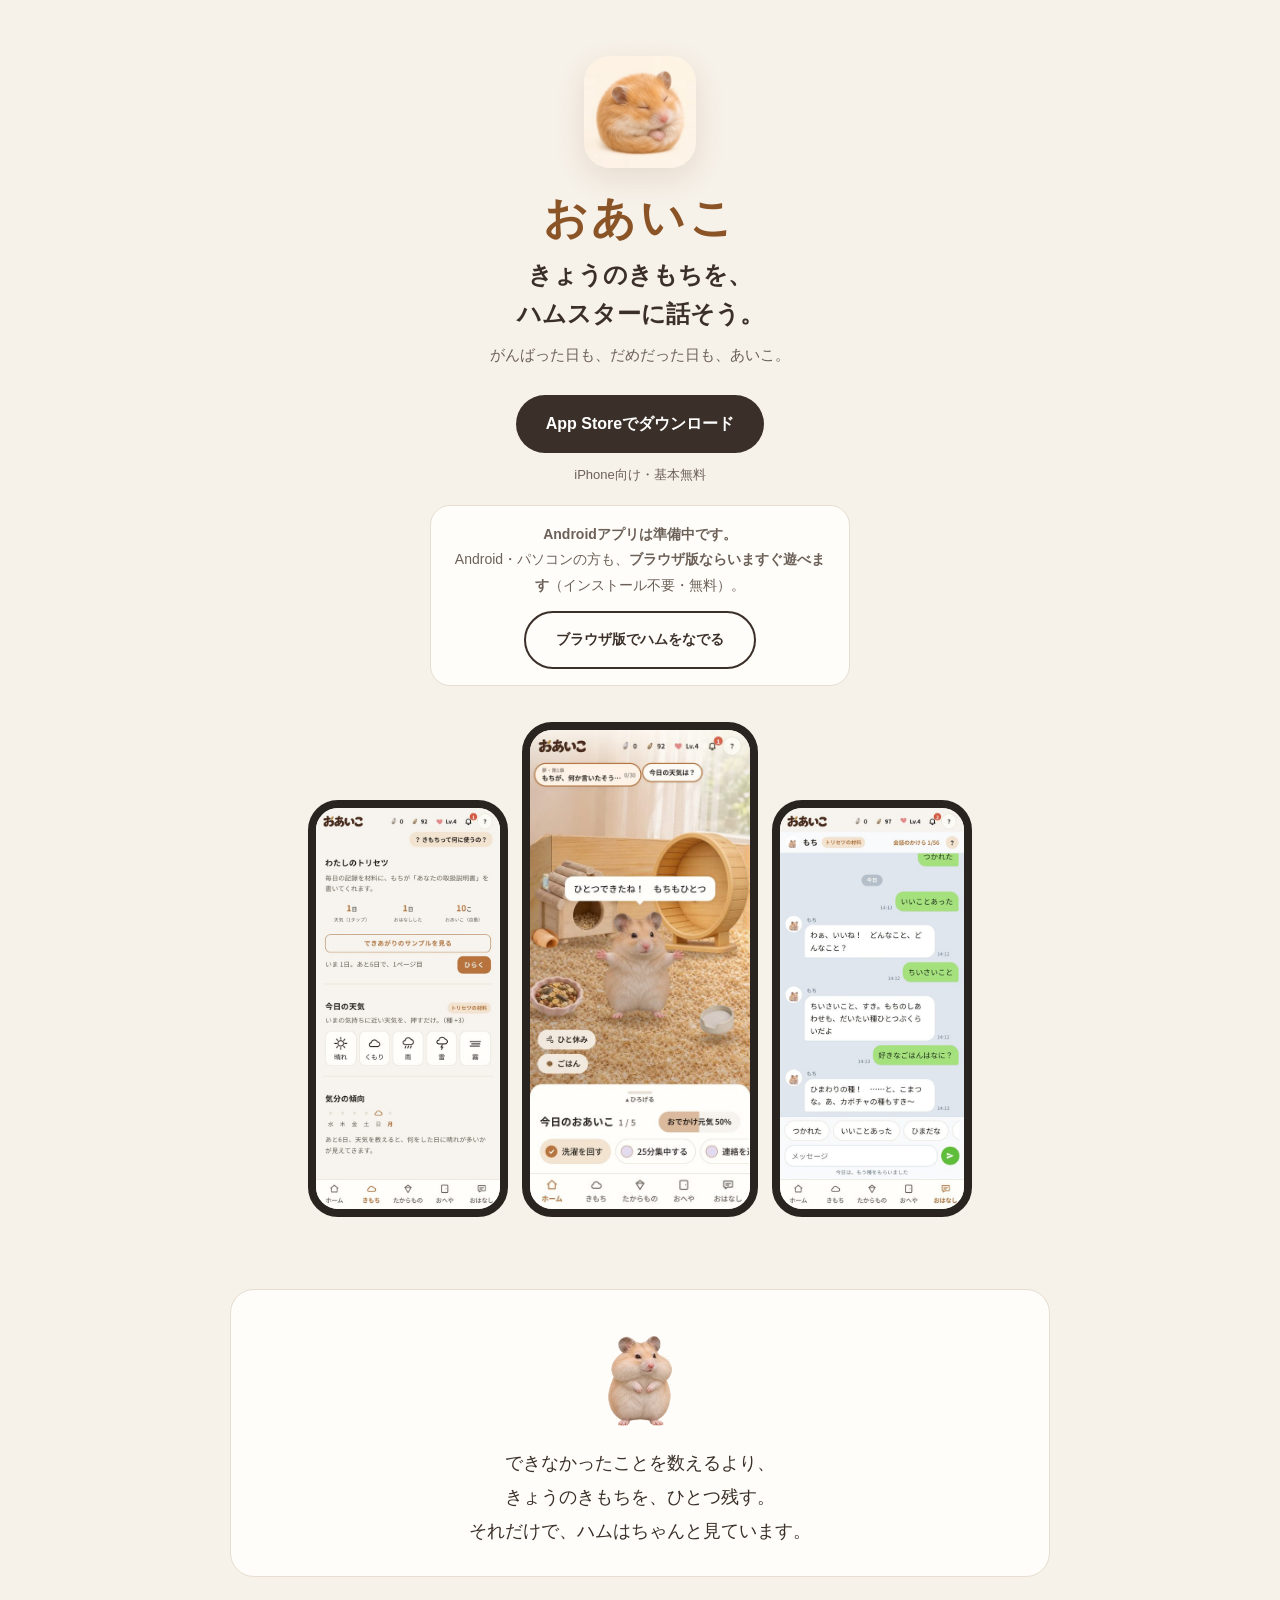
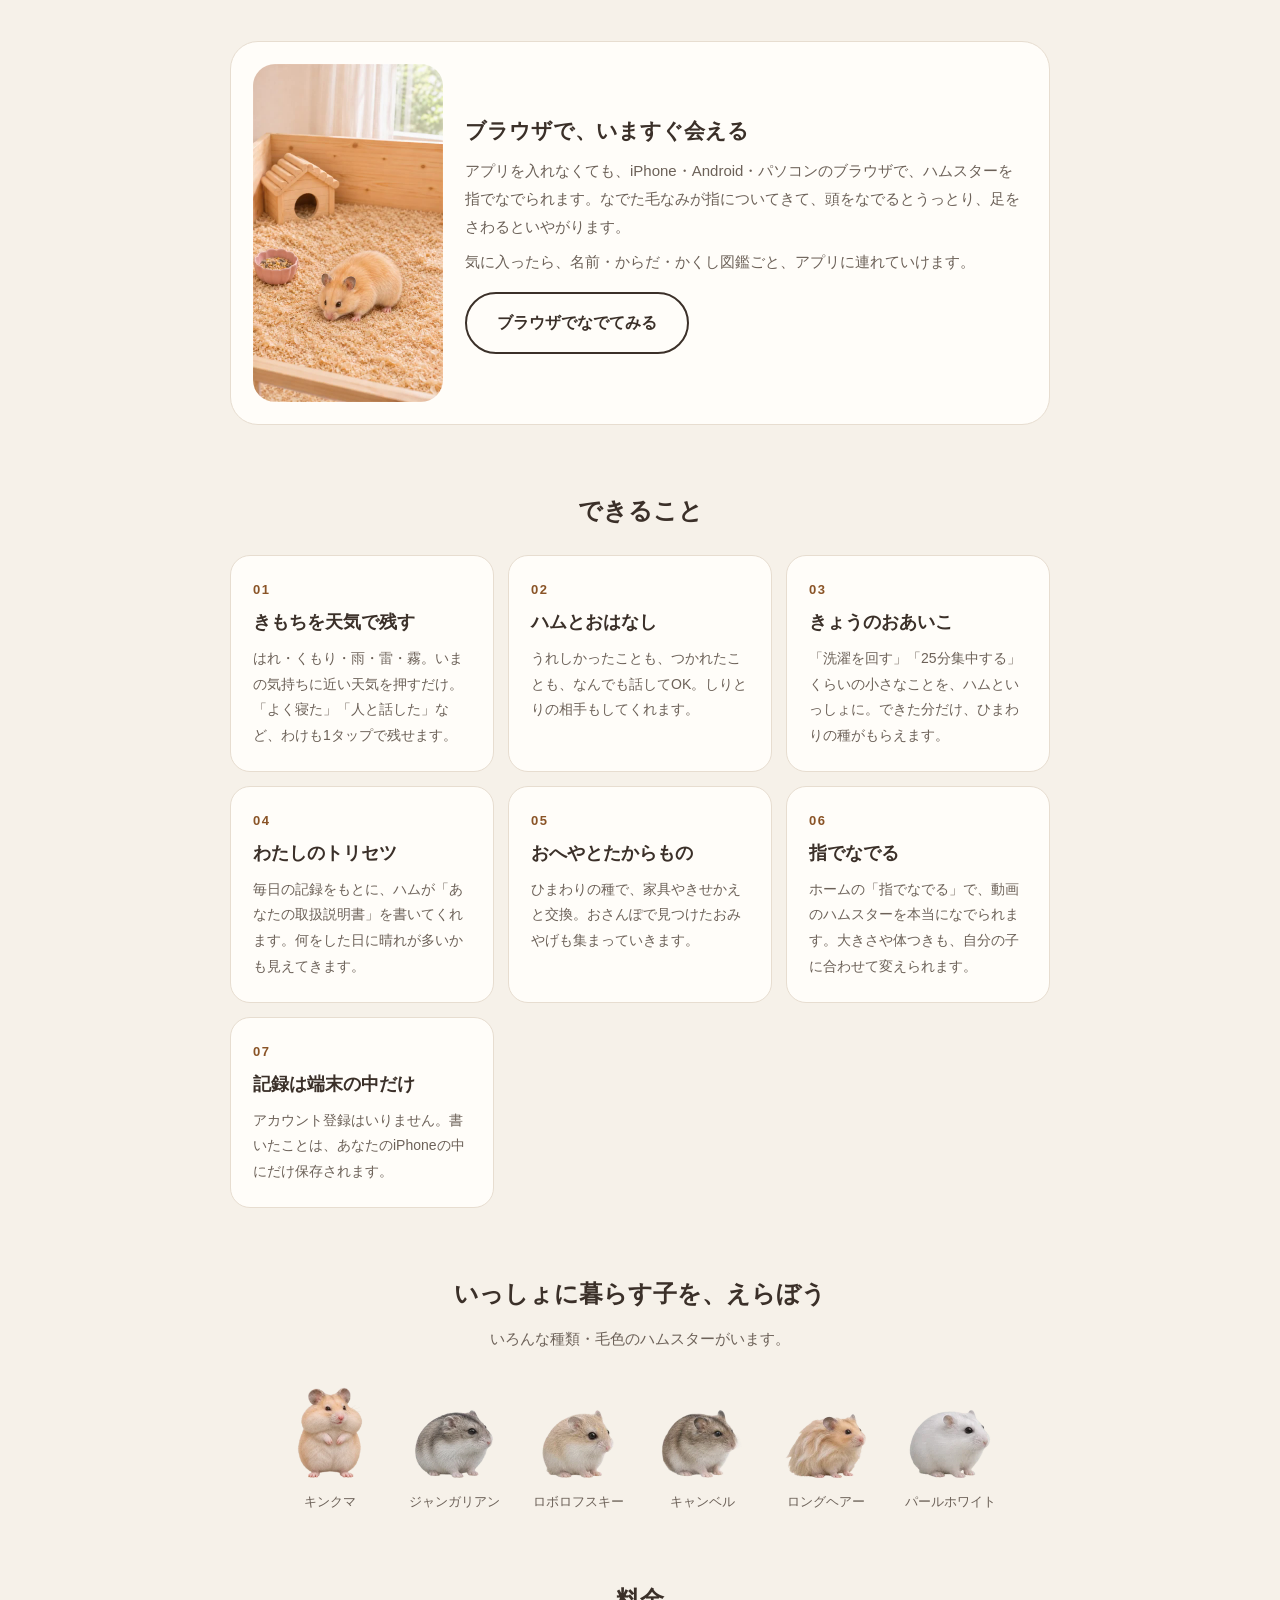
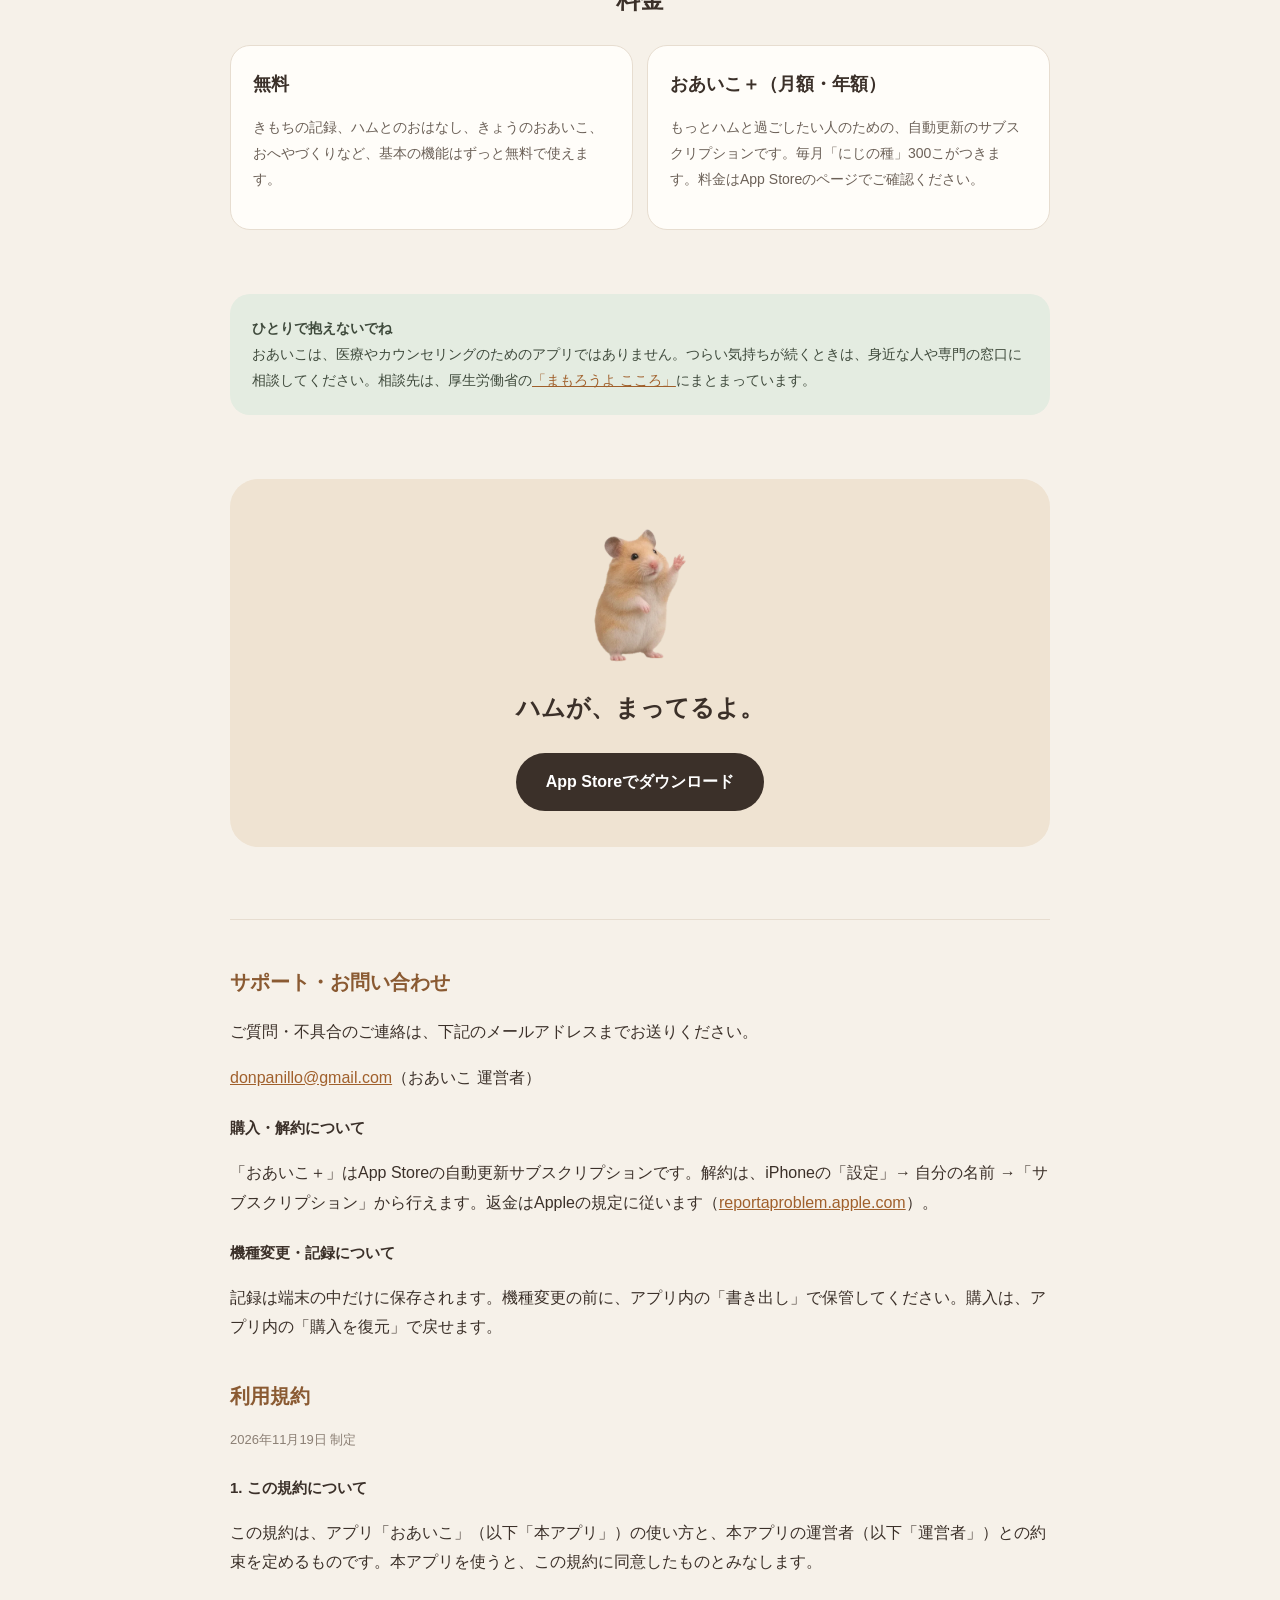
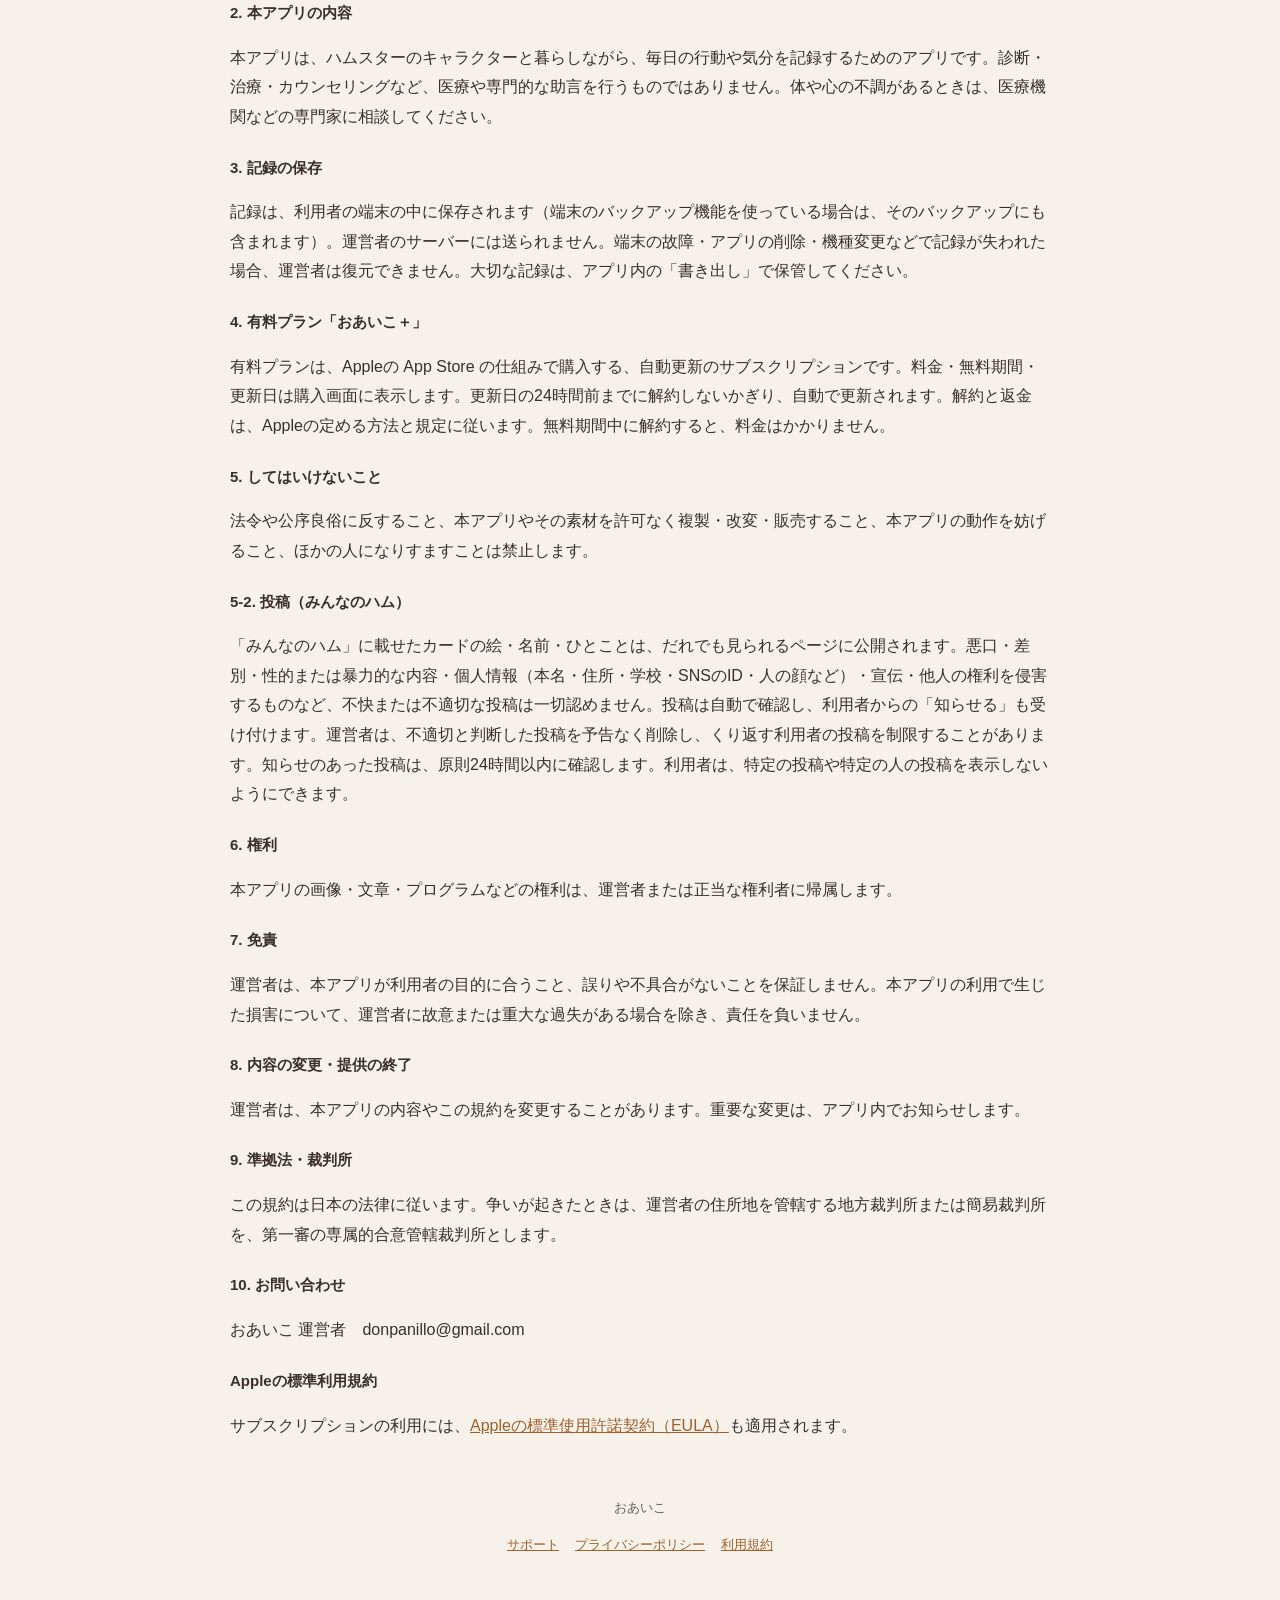
<file: index.html>
<!DOCTYPE html>
<html lang="ja">
<head>
<meta charset="utf-8">
<meta name="viewport" content="width=device-width, initial-scale=1">
<title>おあいこ｜きょうのきもちを、ハムスターに話そう</title>
<meta name="description" content="きょうのきもちを天気で残して、ハムスターに話すアプリ。がんばった日も、だめだった日も、あいこ。iPhone向け・基本無料。">
<meta property="og:title" content="おあいこ｜きょうのきもちを、ハムスターに話そう">
<meta property="og:description" content="きもちを天気で残して、ハムとおはなし。がんばった日も、だめだった日も、あいこ。iPhone向け・基本無料。">
<meta property="og:image" content="https://oaiko-hamu.com/og.png">
<meta property="og:url" content="https://oaiko-hamu.com/">
<meta property="og:type" content="website">
<meta name="twitter:card" content="summary_large_image">
<meta name="apple-itunes-app" content="app-id=6836835986">
<link rel="icon" href="icon.png">
<link rel="apple-touch-icon" href="icon.png">
<style>
:root{--bg:#f6f1e9;--card:#fffdf9;--ink:#3b3029;--sub:#6c6158;--accent:#8a5427;--soft:#efe3d2;--sage:#e4ece1;--line:#e7ddd0}
*{box-sizing:border-box}
body{margin:0;background:var(--bg);color:var(--ink);font-family:-apple-system,"Hiragino Maru Gothic ProN","Hiragino Sans","Noto Sans JP",sans-serif;line-height:1.85}
main{max-width:860px;margin:0 auto;padding:0 20px 72px}
a{color:#a0602c}
header{text-align:center;padding:56px 0 8px;position:relative}
header .icon{width:112px;height:112px;border-radius:26px;box-shadow:0 10px 30px #8a542722}
h1{font-size:44px;letter-spacing:.08em;color:var(--accent);margin:14px 0 0;line-height:1.2}
.lead{font-size:24px;font-weight:700;margin:12px 0 0;line-height:1.6}
.sub{color:var(--sub);font-size:15px;margin:8px 0 0}
.cta{display:inline-block;margin-top:26px;background:var(--ink);color:#fff;font-weight:700;padding:14px 30px;border-radius:999px;text-decoration:none}
.cta:hover{background:#2a221d}
.note{color:var(--sub);font-size:13px;margin-top:10px}
.hero{display:flex;justify-content:center;align-items:flex-end;gap:14px;margin-top:36px}
.phone{width:200px;border-radius:30px;border:8px solid #2a2420;display:block;background:#2a2420}
.hero .mid{width:236px}
.hero .side{display:none}
@media(min-width:640px){.hero .side{display:block}}
section{margin-top:64px}
h2{font-size:24px;text-align:center;margin:0 0 8px;color:var(--ink)}
.sec-sub{text-align:center;color:var(--sub);font-size:15px;margin:0}
.quote{background:var(--card);border:1px solid var(--line);border-radius:24px;padding:28px 24px;text-align:center;font-size:18px;line-height:1.9}
.quote img{width:120px;height:120px;display:block;margin:0 auto 8px}
.grid{display:grid;grid-template-columns:repeat(auto-fit,minmax(240px,1fr));gap:14px;margin-top:22px}
.card{background:var(--card);border:1px solid var(--line);border-radius:20px;padding:22px}
.card .no{color:var(--accent);font-weight:700;font-size:13px;letter-spacing:.12em}
.card h3{margin:4px 0 6px;font-size:18px}
.card p{margin:0;color:var(--sub);font-size:14px}
.hams{display:flex;justify-content:center;flex-wrap:wrap;gap:4px;margin-top:18px}
.hams figure{margin:0;text-align:center;font-size:13px;color:var(--sub);width:120px}
.hams img{width:120px;height:120px;display:block}
.plans{display:grid;grid-template-columns:repeat(auto-fit,minmax(260px,1fr));gap:14px;margin-top:22px}
.plan{background:var(--card);border:1px solid var(--line);border-radius:20px;padding:22px}
.plan h3{margin:0 0 6px;font-size:18px}
.plan p,.plan li{color:var(--sub);font-size:14px}
.plan ul{margin:6px 0 0;padding-left:1.2em}
.web{display:flex;gap:22px;align-items:center;background:var(--card);border:1px solid var(--line);border-radius:28px;padding:22px;flex-wrap:wrap;justify-content:center}
.web img{width:190px;border-radius:22px;display:block;aspect-ratio:9/16;object-fit:cover}
.web .tx{flex:1;min-width:240px}
.web h2{text-align:left;margin:0 0 6px;font-size:21px}
.web p{margin:0;color:var(--sub);font-size:15px}
.cta.ghost{background:transparent;color:var(--ink);border:2px solid var(--ink);margin-top:16px}
.cta.ghost:hover{background:var(--soft)}
.platform{margin:18px auto 0;max-width:420px;background:var(--card);border:1px solid var(--line);border-radius:20px;padding:16px 18px;font-size:14px;color:var(--sub)}
.platform p{margin:0}
.platform .cta{margin-top:12px}
.tryweb{display:block;margin-top:12px;font-weight:700;font-size:15px}
.care{background:var(--sage);border-radius:20px;padding:22px;font-size:14px;color:#3f4a3c}
.final{text-align:center;background:var(--soft);border-radius:28px;padding:36px 20px}
.final img{width:160px;height:160px}
.legal{margin-top:72px;border-top:1px solid var(--line);padding-top:8px}
.legal h2{text-align:left;font-size:20px;color:#8a5a32;margin-top:36px}
.legal h3{font-size:15px;margin:22px 0 4px}
.muted{color:#8b7f74;font-size:13px}
footer{text-align:center;color:var(--sub);font-size:13px;margin-top:56px}
footer a{margin:0 8px}
</style>
</head>
<body>
<main>
<header>
<img class="icon" src="icon.png" alt="おあいこのアプリアイコン">
<h1>おあいこ</h1>
<p class="lead">きょうのきもちを、<br>ハムスターに話そう。</p>
<p class="sub">がんばった日も、だめだった日も、あいこ。</p>
<a class="cta" href="https://apps.apple.com/app/id6836835986">App Storeでダウンロード</a>
<p class="note">iPhone向け・基本無料</p>
<div class="platform"><p><b>Androidアプリは準備中です。</b><br>Android・パソコンの方も、<b>ブラウザ版ならいますぐ遊べます</b>（インストール不要・無料）。</p><a class="cta ghost" href="nade/">ブラウザ版でハムをなでる</a></div>
<div class="hero">
<img class="phone side" src="img/s2.jpg" alt="きもちの画面。今日の天気を、はれ・くもり・雨などから選ぶ">
<img class="phone mid" src="img/s1.jpg" alt="ホーム画面。おへやでハムスターが暮らしている">
<img class="phone side" src="img/s3.jpg" alt="おはなしの画面。ハムスターとチャットしている">
</div>
</header>

<section>
<div class="quote">
<img src="img/ham_05_cheeks.webp" alt="">
できなかったことを数えるより、<br>きょうのきもちを、ひとつ残す。<br>それだけで、ハムはちゃんと見ています。
</div>
</section>

<section>
<div class="web">
<img src="nade/v/kinkuma/poster.jpg" alt="ブラウザでなでられるハムスター（キンクマ）">
<div class="tx">
<h2>ブラウザで、いますぐ会える</h2>
<p>アプリを入れなくても、iPhone・Android・パソコンのブラウザで、ハムスターを指でなでられます。なでた毛なみが指についてきて、頭をなでるとうっとり、足をさわるといやがります。</p>
<p style="margin-top:8px">気に入ったら、名前・からだ・かくし図鑑ごと、アプリに連れていけます。</p>
<a class="cta ghost" href="nade/">ブラウザでなでてみる</a>
</div>
</div>
</section>

<section>
<h2>できること</h2>
<div class="grid">
<div class="card"><div class="no">01</div><h3>きもちを天気で残す</h3><p>はれ・くもり・雨・雷・霧。いまの気持ちに近い天気を押すだけ。「よく寝た」「人と話した」など、わけも1タップで残せます。</p></div>
<div class="card"><div class="no">02</div><h3>ハムとおはなし</h3><p>うれしかったことも、つかれたことも、なんでも話してOK。しりとりの相手もしてくれます。</p></div>
<div class="card"><div class="no">03</div><h3>きょうのおあいこ</h3><p>「洗濯を回す」「25分集中する」くらいの小さなことを、ハムといっしょに。できた分だけ、ひまわりの種がもらえます。</p></div>
<div class="card"><div class="no">04</div><h3>わたしのトリセツ</h3><p>毎日の記録をもとに、ハムが「あなたの取扱説明書」を書いてくれます。何をした日に晴れが多いかも見えてきます。</p></div>
<div class="card"><div class="no">05</div><h3>おへやとたからもの</h3><p>ひまわりの種で、家具やきせかえと交換。おさんぽで見つけたおみやげも集まっていきます。</p></div>
<div class="card"><div class="no">06</div><h3>指でなでる</h3><p>ホームの「指でなでる」で、動画のハムスターを本当になでられます。大きさや体つきも、自分の子に合わせて変えられます。</p></div>
<div class="card"><div class="no">07</div><h3>記録は端末の中だけ</h3><p>アカウント登録はいりません。書いたことは、あなたのiPhoneの中にだけ保存されます。</p></div>
</div>
</section>

<section>
<h2>いっしょに暮らす子を、えらぼう</h2>
<p class="sec-sub">いろんな種類・毛色のハムスターがいます。</p>
<div class="hams">
<figure><img src="img/ham_05_cheeks.webp" alt=""><figcaption>キンクマ</figcaption></figure>
<figure><img src="img/v_djungarian.webp" alt=""><figcaption>ジャンガリアン</figcaption></figure>
<figure><img src="img/v_robo.webp" alt=""><figcaption>ロボロフスキー</figcaption></figure>
<figure><img src="img/v_campbell.webp" alt=""><figcaption>キャンベル</figcaption></figure>
<figure><img src="img/v_longhair.webp" alt=""><figcaption>ロングヘアー</figcaption></figure>
<figure><img src="img/v_pearl.webp" alt=""><figcaption>パールホワイト</figcaption></figure>
</div>
</section>

<section>
<h2>料金</h2>
<div class="plans">
<div class="plan"><h3>無料</h3><p>きもちの記録、ハムとのおはなし、きょうのおあいこ、おへやづくりなど、基本の機能はずっと無料で使えます。</p></div>
<div class="plan"><h3>おあいこ＋（月額・年額）</h3><p>もっとハムと過ごしたい人のための、自動更新のサブスクリプションです。毎月「にじの種」300こがつきます。料金はApp Storeのページでご確認ください。</p></div>
</div>
</section>

<section>
<div class="care">
<strong>ひとりで抱えないでね</strong><br>
おあいこは、医療やカウンセリングのためのアプリではありません。つらい気持ちが続くときは、身近な人や専門の窓口に相談してください。相談先は、厚生労働省の<a href="https://www.mhlw.go.jp/mamorouyokokoro/">「まもろうよ こころ」</a>にまとまっています。
</div>
</section>

<section>
<div class="final">
<img src="img/ham_p_wave.webp" alt="手をふるハムスター">
<p class="lead" style="margin-top:4px">ハムが、まってるよ。</p>
<a class="cta" href="https://apps.apple.com/app/id6836835986">App Storeでダウンロード</a>
</div>
</section>

<div class="legal">
<h2 id="support">サポート・お問い合わせ</h2><p>ご質問・不具合のご連絡は、下記のメールアドレスまでお送りください。</p><p><a href="mailto:donpanillo@gmail.com">donpanillo@gmail.com</a>（おあいこ 運営者）</p>
<h3>購入・解約について</h3><p>「おあいこ＋」はApp Storeの自動更新サブスクリプションです。解約は、iPhoneの「設定」→ 自分の名前 →「サブスクリプション」から行えます。返金はAppleの規定に従います（<a href="https://reportaproblem.apple.com/">reportaproblem.apple.com</a>）。</p>
<h3>機種変更・記録について</h3><p>記録は端末の中だけに保存されます。機種変更の前に、アプリ内の「書き出し」で保管してください。購入は、アプリ内の「購入を復元」で戻せます。</p><h2 id="terms">利用規約</h2><p class="muted">2026年11月19日 制定</p><h3>1. この規約について</h3><p>この規約は、アプリ「おあいこ」（以下「本アプリ」）の使い方と、本アプリの運営者（以下「運営者」）との約束を定めるものです。本アプリを使うと、この規約に同意したものとみなします。</p><h3>2. 本アプリの内容</h3><p>本アプリは、ハムスターのキャラクターと暮らしながら、毎日の行動や気分を記録するためのアプリです。診断・治療・カウンセリングなど、医療や専門的な助言を行うものではありません。体や心の不調があるときは、医療機関などの専門家に相談してください。</p><h3>3. 記録の保存</h3><p>記録は、利用者の端末の中に保存されます（端末のバックアップ機能を使っている場合は、そのバックアップにも含まれます）。運営者のサーバーには送られません。端末の故障・アプリの削除・機種変更などで記録が失われた場合、運営者は復元できません。大切な記録は、アプリ内の「書き出し」で保管してください。</p><h3>4. 有料プラン「おあいこ＋」</h3><p>有料プランは、Appleの App Store の仕組みで購入する、自動更新のサブスクリプションです。料金・無料期間・更新日は購入画面に表示します。更新日の24時間前までに解約しないかぎり、自動で更新されます。解約と返金は、Appleの定める方法と規定に従います。無料期間中に解約すると、料金はかかりません。</p><h3>5. してはいけないこと</h3><p>法令や公序良俗に反すること、本アプリやその素材を許可なく複製・改変・販売すること、本アプリの動作を妨げること、ほかの人になりすますことは禁止します。</p><h3>5-2. 投稿（みんなのハム）</h3><p>「みんなのハム」に載せたカードの絵・名前・ひとことは、だれでも見られるページに公開されます。悪口・差別・性的または暴力的な内容・個人情報（本名・住所・学校・SNSのID・人の顔など）・宣伝・他人の権利を侵害するものなど、不快または不適切な投稿は一切認めません。投稿は自動で確認し、利用者からの「知らせる」も受け付けます。運営者は、不適切と判断した投稿を予告なく削除し、くり返す利用者の投稿を制限することがあります。知らせのあった投稿は、原則24時間以内に確認します。利用者は、特定の投稿や特定の人の投稿を表示しないようにできます。</p><h3>6. 権利</h3><p>本アプリの画像・文章・プログラムなどの権利は、運営者または正当な権利者に帰属します。</p><h3>7. 免責</h3><p>運営者は、本アプリが利用者の目的に合うこと、誤りや不具合がないことを保証しません。本アプリの利用で生じた損害について、運営者に故意または重大な過失がある場合を除き、責任を負いません。</p><h3>8. 内容の変更・提供の終了</h3><p>運営者は、本アプリの内容やこの規約を変更することがあります。重要な変更は、アプリ内でお知らせします。</p><h3>9. 準拠法・裁判所</h3><p>この規約は日本の法律に従います。争いが起きたときは、運営者の住所地を管轄する地方裁判所または簡易裁判所を、第一審の専属的合意管轄裁判所とします。</p><h3>10. お問い合わせ</h3><p>おあいこ 運営者　donpanillo@gmail.com</p><h3>Appleの標準利用規約</h3><p>サブスクリプションの利用には、<a href="https://www.apple.com/legal/internet-services/itunes/dev/stdeula/">Appleの標準使用許諾契約（EULA）</a>も適用されます。</p>
</div>

<footer>
<p>おあいこ</p>
<p><a href="#support">サポート</a><a href="privacy.html">プライバシーポリシー</a><a href="#terms">利用規約</a></p>
</footer>
</main>
<!-- Cloudflare Web Analytics --><script type='module' src='https://static.cloudflareinsights.com/beacon.min.js' data-cf-beacon='{"token": "a71f2bd8054e46b585d3dcd722440246"}'></script><!-- End Cloudflare Web Analytics -->
</body>
</html>
</file>
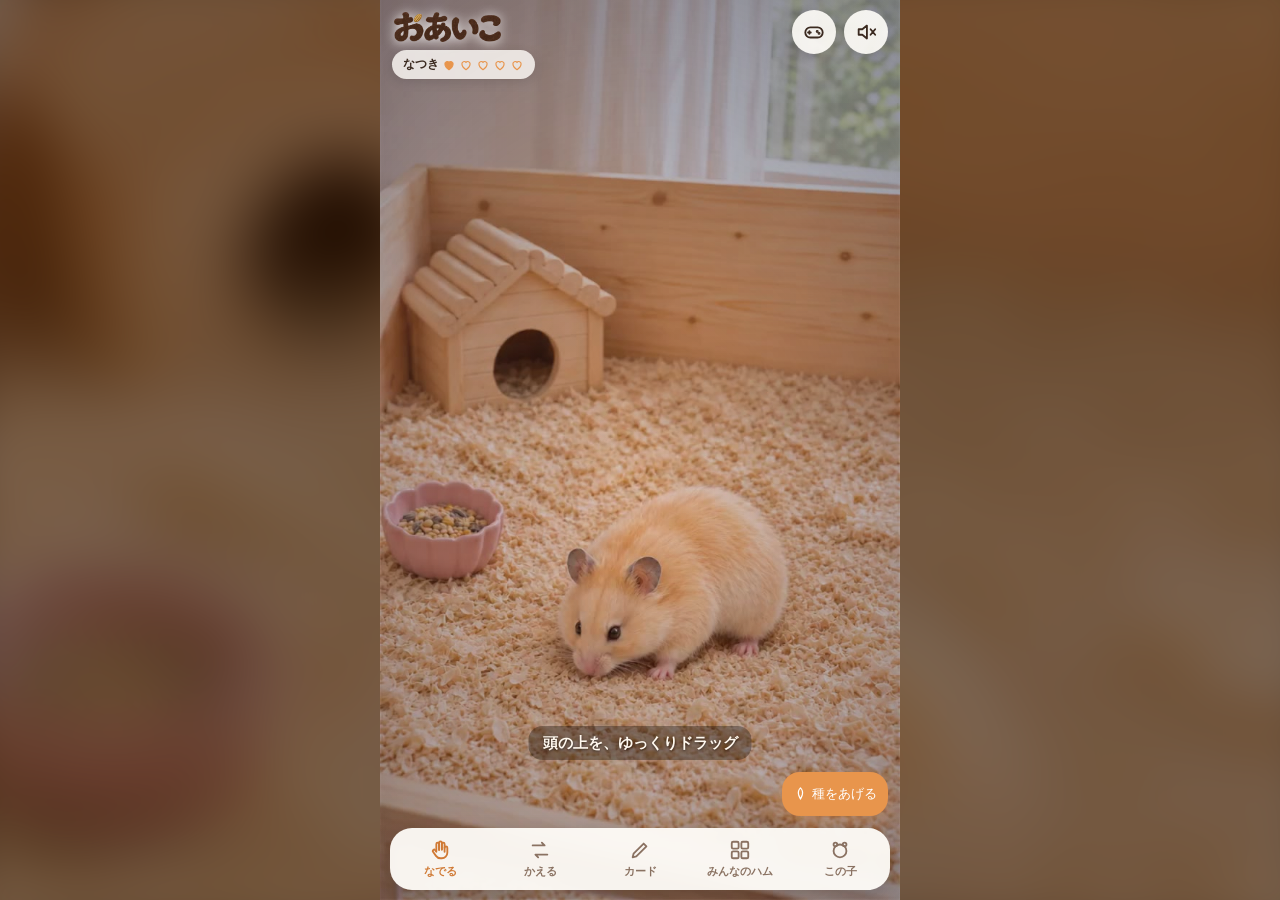
<file: nade/index.html>
<!DOCTYPE html>
<html lang="ja">
<head>
<meta charset="utf-8">
<script>if(/[?&]card=1/.test(location.search)&&/[?&]app=1/.test(location.search)&&window.parent!==window)document.documentElement.classList.add("cardonly")</script>
<style>html.cardonly,html.cardonly body{background:#2b2420!important}html.cardonly #app{visibility:hidden!important}  #sCmd{margin:0;background:#f6efe6;border-radius:14px;padding:10px 12px;color:#3b2a20;text-align:left}
  #sCmd .ct{font-size:13px;font-weight:800;display:flex;align-items:center;gap:6px}
  #sCmd .ct svg{width:18px;height:18px;flex:none}
  #sCmd .cfor{display:flex;align-items:center;justify-content:center;gap:6px;margin-top:8px;font-size:12px;font-weight:700;color:#8a5a2c}
  #sCmd .cfor span{width:20px;height:20px;border-radius:6px;background:#3b2a20;color:#fff;display:flex;align-items:center;justify-content:center;font-size:12px}
  #sCmd .keys{display:flex;gap:6px;justify-content:center;margin:8px 0 6px}
  #sCmd .keys i{font-style:normal;min-width:34px;height:34px;border-radius:9px;display:flex;align-items:center;justify-content:center;font-weight:900;font-size:16px;background:#fff;box-shadow:0 2px 0 #e0d2c2}
  #sCmd .keys i.q{background:transparent;box-shadow:inset 0 0 0 1.5px #d9c8b6;color:#b8a592}
  #sCmd .cd{font-size:11.5px;line-height:1.6;color:#6b5140;margin:0}
  #sCmd button{display:block;width:100%;margin-top:8px;border:1.5px solid #3b2a20;border-radius:12px;min-height:40px;background:#fff;color:#3b2a20;font:inherit;font-size:13px;font-weight:700}
</style>
<meta name="apple-itunes-app" content="app-id=6836835986">
<meta name="viewport" content="width=device-width,initial-scale=1,viewport-fit=cover">
<meta name="theme-color" content="#2a1e16">
<link rel="apple-touch-icon" href="/apple-touch-icon.png">
<link rel="icon" href="/favicon.ico">
<title>ハムスターを撫でられるページ</title>
<link rel="icon" href="data:image/svg+xml,%3Csvg xmlns=%22http://www.w3.org/2000/svg%22 viewBox=%220 0 100 100%22%3E%3Ctext y=%22.9em%22 font-size=%2290%22%3E🐹%3C/text%3E%3C/svg%3E">
<meta name="description" content="指でなでると、ハムスターがうっとりする。夜は起きて、昼はすやすや。">
<meta property="og:title" content="ハムスターを撫でられるページ">
<meta property="og:description" content="指でなでると、ハムスターがうっとりする。">
<meta property="og:image" content="https://oaiko-hamu.com/nade/og.jpg">
<meta property="og:url" content="https://oaiko-hamu.com/nade/">
<meta name="twitter:card" content="summary_large_image">

<style>
  :root{--ink:#3b2a20;--paper:#fff8ef;--accent:#e8924a}
  *{box-sizing:border-box;-webkit-tap-highlight-color:transparent;min-width:0}
  html,body{margin:0;height:100%;background:#1d1611;color:var(--ink);font-family:"Hiragino Maru Gothic ProN","Hiragino Sans","Noto Sans JP",system-ui,sans-serif;overflow:hidden;overscroll-behavior:none}
  #app{position:relative;width:100%;height:100%;max-width:520px;margin:0 auto;background:#2a1f17;overflow:hidden}
  #stage{position:absolute;inset:0;touch-action:none;user-select:none;-webkit-user-select:none;overflow:hidden}
  #box{position:absolute}
  #box video,#box img.poster{position:absolute;inset:0;width:100%;height:100%;object-fit:cover;pointer-events:none}
  #box video{opacity:0}
  #box video.on{opacity:1}
  .trace{display:none!important} /* 暮らしの痕跡（皿・巣材など）は、動画と合わず浮いて見えるので出さない */
  .trace.show{opacity:1}
  #night{position:absolute;inset:0;pointer-events:none;background:radial-gradient(120% 90% at 50% 55%,rgba(30,34,80,.12),rgba(8,10,30,.6));opacity:0;transition:opacity 1.6s}
  #app.night #night{opacity:1}
  #app.sleeping #night{opacity:.7}
  #app.day.sleeping #night{opacity:.35}
  #top{position:absolute;left:0;right:0;top:0;padding:calc(env(safe-area-inset-top) + 10px) 12px 10px;display:flex;gap:6px;overflow-x:auto;scrollbar-width:none;z-index:5;background:linear-gradient(rgba(30,20,12,.5),rgba(30,20,12,0))}
  #top::-webkit-scrollbar{display:none}
  #scenes{position:absolute;left:0;right:0;top:calc(env(safe-area-inset-top) + 56px);padding:0 12px;display:flex;gap:6px;overflow-x:auto;scrollbar-width:none;z-index:5}
  #scenes::-webkit-scrollbar{display:none}
  #scenes .chip{font-size:12px;padding:7px 12px;background:rgba(255,248,239,.7)}
  #scenes .chip.on{background:var(--ink);color:#fff8ef}
  #app.inapp #scenes{top:calc(env(safe-area-inset-top) + 58px)}
  #app.scene .trace{display:none!important}
  #app.scene #seed{display:none}
  .chip{flex:0 0 auto;border:0;border-radius:999px;padding:8px 13px;font:inherit;font-size:13px;background:rgba(255,248,239,.82);color:var(--ink)}
  .chip.on{background:var(--accent);color:#fff;font-weight:700}
  #status{position:absolute;left:12px;right:12px;top:calc(env(safe-area-inset-top) + 56px);display:flex;justify-content:space-between;align-items:center;z-index:5;pointer-events:none;color:#fff8ef;font-size:12px;text-shadow:0 1px 3px rgba(0,0,0,.6)}
  #hearts{letter-spacing:1px;font-size:13px}
  #bondPill{position:absolute;left:12px;top:calc(env(safe-area-inset-top) + 112px);z-index:6;display:flex;align-items:center;gap:3px;background:#fffdf9cc;color:#3b2a20;border-radius:999px;padding:6px 11px;font-size:12px;font-weight:700;box-shadow:0 3px 12px rgba(0,0,0,.12);pointer-events:none;transition:transform .25s,opacity .4s}
  #bondPill svg{width:14px;height:14px}
  #bondPill.up{transform:scale(1.12)}
  #app.inapp #bondPill,#app.calm #bondPill,#app.sheetopen #bondPill{opacity:0}
  @media (orientation:landscape) and (max-height:600px){ #bondPill{top:auto;bottom:calc(env(safe-area-inset-bottom) + 150px)} }
  .pill{background:rgba(40,26,16,.55);padding:4px 10px;border-radius:999px}
  #gear{pointer-events:auto;margin-left:8px;border:0;border-radius:50%;width:34px;height:34px;background:rgba(255,248,239,.85);font-size:15px;vertical-align:middle}
  #hand{position:absolute;left:0;top:0;width:38%;max-width:220px;pointer-events:none;opacity:0;transition:opacity .25s;z-index:3;will-change:transform;filter:drop-shadow(0 6px 10px rgba(0,0,0,.18))}
  #hand.show{opacity:1}
  #applink{position:absolute;left:12px;right:12px;bottom:calc(env(safe-area-inset-bottom) + 82px);z-index:6;display:none;background:rgba(255,248,239,.95);color:var(--ink);border-radius:16px;padding:10px 44px 10px 14px;font-size:13px;font-weight:700;text-decoration:none;box-shadow:0 6px 18px rgba(0,0,0,.25);opacity:0;transition:opacity .6s}
  #applink.show{display:block;opacity:1}
  .sronly{position:absolute;left:12px;bottom:calc(env(safe-area-inset-bottom) + 140px);z-index:9;width:1px;height:1px;overflow:hidden;clip:rect(0 0 0 0);white-space:nowrap;border:0;padding:0}
  .sronly:focus{width:auto;height:auto;clip:auto;padding:10px 14px;border-radius:999px;background:#fffdf9;color:#3b2a20;font:inherit;font-weight:700;box-shadow:0 3px 12px rgba(0,0,0,.2)}
  #applink #alGo{color:inherit;text-decoration:none;display:block}
  #top,#scenes{-webkit-mask-image:linear-gradient(90deg,#000 calc(100% - 28px),transparent);mask-image:linear-gradient(90deg,#000 calc(100% - 28px),transparent)}
  #top.end,#scenes.end{-webkit-mask-image:none;mask-image:none}
  #bodySheet details{margin-top:8px;border-top:1px solid #eee3d6;padding-top:6px}#bodySheet summary{cursor:pointer;font-weight:700;font-size:13px;padding:6px 0;min-height:32px}
  .ask{position:fixed;inset:0;z-index:300;background:rgba(30,20,12,.55);display:flex;align-items:center;justify-content:center;padding:20px}
  .askc{background:#fffdf9;color:#3b2a20;border-radius:18px;padding:18px;max-width:340px;width:100%;box-shadow:0 10px 30px rgba(0,0,0,.3)}
  .askv{display:flex;flex-direction:column;gap:8px}.askv button{border:0;border-radius:12px;min-height:46px;font:inherit;font-weight:700;background:#f3ebe1;color:#3b2a20}.askv button.no{background:none;color:#8a7262}
  .askc p{margin:0 0 14px;font-size:14px;line-height:1.7;white-space:pre-line}
  .askb{display:flex;gap:8px}.askb button{flex:1;min-height:44px;border-radius:12px;border:0;font:inherit;font-weight:700}
  .askb .no{background:#efe5da;color:#3b2a20}.askb .yes{background:#e8954c;color:#fff}
  .legal{display:flex;gap:14px;justify-content:center;flex-wrap:wrap;margin:10px 0 2px;font-size:11px}.legal a{color:#8a7262}
  [hidden]{display:none!important}
  #applink small{display:block;font-size:11px;font-weight:400;color:#8a7262;margin-top:2px}
  #alX{position:absolute;right:6px;top:50%;transform:translateY(-50%);width:34px;height:34px;border:0;border-radius:50%;background:transparent;font-size:18px;color:#8a7262}
  #app.alshow #hint{opacity:0}
  #glow{position:absolute;left:0;top:0;width:90px;height:90px;margin:-45px 0 0 -45px;border-radius:50%;pointer-events:none;z-index:3;opacity:0;transition:opacity .25s;background:radial-gradient(rgba(255,240,200,.5),rgba(255,240,200,0) 70%)}
  #glow.on{opacity:1}
  #scenes{-webkit-mask-image:linear-gradient(90deg,#000 85%,transparent);mask-image:linear-gradient(90deg,#000 85%,transparent)}
  #scenes .chip{min-height:38px}
  #scenes .note{flex:0 0 auto;font-size:12px;color:#fff8ef;background:rgba(30,20,12,.4);border-radius:999px;padding:9px 12px}
  .chip.on{box-shadow:inset 0 0 0 2px rgba(255,255,255,.9)}
  #stage{transition:transform .35s ease}

  #gear{display:none}
  #status .pill{display:none}
  #app.test #status .pill{display:inline-block}
  #say{display:none}
  #app.test #say{display:block}
  #app.test #gear{display:inline-block}
  #say{position:absolute;left:50%;top:calc(env(safe-area-inset-top) + 86px);transform:translateX(-50%);background:rgba(255,248,239,.92);padding:6px 14px;border-radius:14px;font-size:14px;opacity:0;transition:opacity .35s;white-space:nowrap;z-index:4;pointer-events:none}
  #say.show{opacity:1}
  #wearNote{position:absolute;left:50%;top:calc(env(safe-area-inset-top) + 14px);transform:translateX(-50%);background:rgba(255,248,239,.92);color:var(--ink);padding:7px 14px;border-radius:999px;font-size:12px;z-index:6;opacity:0;transition:opacity .5s;pointer-events:none;white-space:nowrap}
  #wearNote.show{opacity:1}
  #bar{position:absolute;left:0;right:0;bottom:0;padding:10px 10px calc(env(safe-area-inset-bottom) + 24px);display:flex;gap:6px;justify-content:center;flex-wrap:wrap;z-index:5;background:linear-gradient(rgba(30,20,12,0),rgba(30,20,12,.55))}
  .btn{border:0;border-radius:18px;min-height:44px;padding:10px 11px;font:inherit;font-size:13px;white-space:nowrap;background:rgba(255,248,239,.93);color:var(--ink);box-shadow:0 2px 8px rgba(0,0,0,.18)}
  .btn:active{transform:scale(.96)}
  .btn.on{background:#3d4470;color:#fff}
  #hint{position:absolute;left:50%;transform:translateX(-50%);width:max-content;max-width:92%;background:rgba(30,20,12,.38);border-radius:14px;padding:6px 14px;bottom:calc(env(safe-area-inset-bottom) + 84px);text-align:center;color:#fff8ef;font-size:15px;font-weight:700;line-height:1.5;text-shadow:0 1px 3px rgba(0,0,0,.6);z-index:4;pointer-events:none;transition:opacity .6s}
  #loading.err{pointer-events:auto}
  .neterr{display:flex;flex-direction:column;align-items:center;gap:10px;background:rgba(30,20,12,.7);padding:14px 18px;border-radius:14px;text-align:center}
  .neterr button{border:0;border-radius:999px;background:#fffdf9;color:#3b2a20;font:inherit;font-weight:700;padding:8px 18px;min-height:40px}
  #loading{position:absolute;inset:0;display:flex;align-items:center;justify-content:center;color:#fff8ef;font-size:14px;z-index:6;background:rgba(30,20,12,.35);transition:opacity .4s;pointer-events:none}
  #loading.hide{opacity:0}
  #tap{position:absolute;inset:0;display:none;align-items:center;justify-content:center;z-index:9;background:rgba(30,20,12,.6);color:#fff8ef;font-size:16px;border:0;width:100%;font-family:inherit}
  #sheet{position:absolute;left:10px;right:10px;top:calc(env(safe-area-inset-top) + 100px);background:rgba(255,248,239,.97);border-radius:18px;padding:14px;z-index:8;display:none;font-size:13px;box-shadow:0 8px 30px rgba(0,0,0,.35)}
  #sheet.open{display:block}
  #sheet h3{margin:0 0 8px;font-size:14px}
  #sheet .row{display:flex;gap:6px;flex-wrap:wrap;margin:6px 0 10px}
  #sheet .row button{border:1px solid #d9c6b4;background:#fff;border-radius:12px;padding:8px 12px;font:inherit;font-size:13px;min-height:40px}
  #sheet .row button.on{background:var(--accent);border-color:var(--accent);color:#fff}
  #sheet p{margin:4px 0;color:#7a6252;line-height:1.5}
  #dbg{font-size:11px;color:#9b8573}
  #cv{position:absolute;inset:0;width:100%;height:100%;pointer-events:none;opacity:0;transition:opacity .25s}
  #box.drawn #cv{opacity:1}
  #box.drawn video{opacity:0!important;transition:none!important}
  #box.doku video{filter:hue-rotate(250deg) saturate(1.5)}
  #box.doku.game video{animation:gaming 1.1s linear infinite}
  #box.doku.aka video{filter:sepia(1) hue-rotate(-40deg) saturate(3)}#box.doku.mido video{filter:sepia(1) hue-rotate(60deg) saturate(2)}#box.doku.yami video{filter:brightness(.45) hue-rotate(250deg) saturate(1.4)}
  @keyframes gaming{from{filter:hue-rotate(0deg) saturate(1.6)}to{filter:hue-rotate(360deg) saturate(1.6)}}
  #close{position:absolute;left:10px;top:calc(env(safe-area-inset-top) + 10px);z-index:7;border:0;border-radius:999px;padding:9px 15px;font:inherit;font-size:13px;font-weight:700;background:rgba(255,248,239,.9);color:var(--ink);box-shadow:0 2px 8px rgba(0,0,0,.2);display:none}
  #app.inapp #close{display:block}
  #app.inapp #top,#app.inapp #applink{display:none!important}
  #bodySheet{position:absolute;left:10px;right:10px;bottom:calc(env(safe-area-inset-bottom) + 12px);z-index:8;background:rgba(255,248,239,.96);border-radius:20px;padding:16px 18px 14px;box-shadow:0 8px 30px rgba(0,0,0,.35);display:none;font-size:14px}
  #bodySheet.open{display:block}
  #bodySheet h3{margin:0 0 10px;font-size:15px}
  #bodySheet label{display:block;font-weight:700;margin-top:8px}
  #bodySheet input[type=text]{width:100%;margin-top:6px;border:1.5px solid #e3d3c3;border-radius:12px;padding:10px 12px;font:inherit;font-size:16px;background:#fff;color:var(--ink)}
  #bodySheet input[type=range]{width:100%;margin:8px 0 0;accent-color:var(--accent);height:28px}
  #bodySheet .ends{display:flex;justify-content:space-between;font-size:11px;color:#8a7262}
  #bodySheet .foot{display:flex;justify-content:space-between;align-items:center;margin-top:12px}
  #bodySheet .foot button{white-space:nowrap;border:0;border-radius:14px;min-height:42px;padding:8px 18px;font:inherit;font-size:14px}
  #bOk{background:var(--accent);color:#fff;font-weight:700}
  #bReset{background:transparent;color:#8a7262}
  #bNote{margin:6px 0 0;font-size:11px;color:#9b8573;line-height:1.5}
  #app.sheetopen #bar,#app.sheetopen #hint{opacity:0;pointer-events:none}

  .ic{width:1.15em;height:1.15em;vertical-align:-.2em;margin-right:.3em;flex:none}
  #padBtn .ic{margin:0;width:22px;height:22px}
  #mk{position:absolute;inset:0;z-index:21;display:flex;align-items:center;justify-content:center;background:rgba(30,20,12,.5);padding:12px}
  #mk[hidden]{display:none}
  #mk .scard{max-width:420px;max-height:calc(100dvh - 24px);overflow-y:auto;overscroll-behavior:contain;gap:8px;padding:14px 16px 14px;transform:none}
  #mk .tabs{display:flex;gap:6px;position:sticky;top:-14px;background:#fffdf9;padding:6px 0 4px;z-index:2}
  #mk .tabs button{flex:1;min-height:42px;border-radius:12px;border:1px solid #e3d3c3;background:#fff;font:inherit;font-weight:800;color:#8a7262}
  #mk .tabs button[aria-selected="true"]{background:#3b2a20;color:#fff;border-color:#3b2a20}
  #mkPrevWrap{position:relative;border-radius:16px;overflow:hidden;background:#fbf5ec;cursor:crosshair}
  #mkPrev{display:block;width:100%;aspect-ratio:4/5;object-fit:cover}
  #mkTip{position:absolute;left:8px;bottom:8px;font-size:11px;background:rgba(255,253,249,.9);border-radius:999px;padding:3px 9px;color:#8a7262;pointer-events:none}
  .mkrow{display:flex;gap:6px;overflow-x:auto;padding:2px 0 4px;scrollbar-width:none}
  .mkrow::-webkit-scrollbar{display:none}
  .mkrow button{flex:0 0 auto;min-width:44px;min-height:44px;border-radius:12px;border:1px solid #e3d3c3;background:#fff;font:inherit;font-size:20px}
  .mkrow button.t{font-size:13px;font-weight:700;padding:0 10px}
  .mkrow button[aria-pressed="true"]{border:2px solid #b8743c;background:#fff4e6}
  #mk label{font-size:12px;font-weight:800;color:#3b2a20;margin-top:2px}
  #mk input[type=text]{width:100%;font:inherit;font-size:16px;padding:10px 12px;border:1px solid #e3d3c3;border-radius:12px;background:#fff}
  #mk .note{margin:0;font-size:11px;line-height:1.5;color:#8a7262}
  #mk .main,#mk .sub,#mk .app{width:100%}
  #mk .main{background:#b8743c;color:#fff;border:0;border-radius:14px;min-height:48px;font:inherit;font-weight:800;font-size:15px}
  #mk .sub{background:#fff;color:#3b2a20;border:1px solid #e3d3c3;border-radius:14px;min-height:44px;font:inherit;font-weight:700}
  #mk .app{background:#3d4470;color:#fff;border:0;border-radius:14px;min-height:46px;font:inherit;font-weight:700}
  #mkMsg{margin:0;font-size:13px;font-weight:700;text-align:center;color:#b8743c;min-height:1.2em}
  #galGrid{display:grid;grid-template-columns:1fr 1fr;gap:8px}
  .gi{background:#fbf5ec;border-radius:12px;overflow:hidden;display:flex;flex-direction:column}
  #galGrid .gi img{width:100%;aspect-ratio:4/5;object-fit:contain;display:block;background:#efe5d8;margin:0;border-radius:0}
  #galSort button{border:1px solid #e3d3c3;background:#fff;color:#3b2a20;border-radius:999px;min-height:36px;padding:0 16px;font:inherit;font-weight:700;font-size:13px}
  #galSort button[aria-pressed="true"]{background:#3b2a20;color:#fff;border-color:#3b2a20}
  .gi .gn{margin:6px 8px 0;font-size:13px;line-height:1.3;color:#3b2a20;display:flex;flex-direction:column;min-height:2.6em}.gi .gn b{font-weight:800;overflow:hidden;text-overflow:ellipsis;white-space:nowrap}.gi .gn small{font-size:11px;color:#8a7262;overflow:hidden;text-overflow:ellipsis;white-space:nowrap}
  .gi .gb{display:flex;align-items:center;gap:4px;padding:4px}
  .gi .gb button{border:0;background:none;font:inherit;min-height:36px;min-width:36px;border-radius:10px;color:#8a7262;font-size:13px}
  .gi .gb .lk{font-weight:800;color:#c0566b}.gi .gb .lk.on{background:#ffe9ee}
  .gi .gb span{flex:1}
  #galGrid .gi img{cursor:zoom-in}
  #galTheme{display:flex;flex-wrap:wrap;gap:8px;align-items:center;background:linear-gradient(135deg,#fff1df,#ffe2c4);border:1px solid #f2c79b;border-radius:16px;padding:12px;margin:4px 0 12px}
  #galTheme div{flex:1 1 100%}#galTheme small{display:block;font-size:11px;color:#a05a20;font-weight:700}#galTheme b{display:block;font-size:17px;color:#3b2a20}#galTheme span{display:block;font-size:12px;color:#6b5140}
  #galTheme .t{min-height:36px;border-radius:999px;border:0;background:#e8954c;color:#fff;font:inherit;font-weight:800;font-size:13px;padding:0 14px}#galTheme #thOnly{background:#fff;color:#3b2a20;border:1px solid #e3c3a0}#galTheme #thOnly[aria-pressed="true"]{background:#3b2a20;color:#fff}
  #galView{position:fixed;inset:0;z-index:60;background:rgba(20,14,10,.86);display:flex;align-items:center;justify-content:center;padding:16px}
  #galView .gvc{position:relative;width:min(92vw,480px)}
  #galView img{display:block;width:100%;max-height:calc(100dvh - 140px);object-fit:contain;border-radius:14px;background:#efe5d8}
  #galView .gvx{position:absolute;right:-6px;top:-50px;width:44px;height:44px;border-radius:50%;border:0;background:#fffdf9;font-size:22px;color:#3b2a20}
  #galView .gvb{display:flex;gap:8px;justify-content:center;align-items:center;margin-top:12px}
  #galView .gvb button{min-height:44px;min-width:44px;border:0;border-radius:999px;background:#fffdf9;color:#3b2a20;font:inherit;font-weight:800;padding:0 16px;font-size:15px}
  #galView .gvb .lk{color:#c0566b}#galView .gvb .lk.on{background:#ffe9ee}
  #galView .gvb button:disabled{opacity:.35}
  #galMore{margin-top:4px}
  #galEmpty{text-align:center;color:#8a7262;font-size:13px;margin:16px 0}
  .gi.hl{outline:3px solid #b8743c}
  #galBtnTop{position:absolute;right:12px;top:calc(env(safe-area-inset-top) + 156px);z-index:6;border:0;border-radius:999px;background:#fffdf9cc;color:#3b2a20;font:inherit;font-size:12px;font-weight:700;min-height:36px;padding:0 12px;box-shadow:0 3px 12px rgba(0,0,0,.12)}
  @media (orientation:landscape) and (max-height:600px){ #mkBtnTop{top:calc(env(safe-area-inset-top) + 108px)!important;min-height:34px;font-size:12px} #galBtnTop{top:calc(env(safe-area-inset-top) + 148px)!important;min-height:32px} #bondPill{top:calc(env(safe-area-inset-top) + 108px)!important;bottom:auto!important} #hint{bottom:calc(env(safe-area-inset-bottom) + 84px)!important} }
  @media (max-width:360px){ #hint{max-width:calc(100% - 136px);font-size:13px} #bar{gap:4px;padding-left:6px;padding-right:6px} #bar .btn{padding:10px 8px;font-size:12.5px} #bar .btn .ic{width:15px;height:15px} }
  #mkBtnTop{position:absolute;right:12px;top:calc(env(safe-area-inset-top) + 110px);z-index:6;border:0;border-radius:999px;background:#fffdf9e6;color:#3b2a20;font:inherit;font-size:13px;font-weight:800;min-height:40px;padding:0 14px;box-shadow:0 3px 12px rgba(0,0,0,.15)}
  #secret{position:absolute;inset:0;z-index:20;display:flex;align-items:center;justify-content:center;background:rgba(30,20,12,.5);padding:20px;opacity:0;transition:opacity .35s}
  #secret.show{opacity:1}
  #secret[hidden]{display:none}
  .scard{width:100%;max-width:360px;background:#fffdf9;border-radius:24px;padding:20px 20px 16px;display:flex;flex-direction:column;gap:10px;box-shadow:0 12px 40px rgba(0,0,0,.35);transform:translateY(14px) scale(.97);transition:transform .45s cubic-bezier(.2,1.4,.5,1)}
  #secret.show .scard{transform:none}
  .scard .smuted{margin:0;text-align:center;font-size:12px;color:#8a7262}
  .scard img{display:block;width:62%;margin:0 auto;border-radius:18px;aspect-ratio:1;object-fit:cover}
  .scard .slv{margin:0;font-size:28px;text-align:center;line-height:1.25;font-weight:800;color:var(--ink)}
  .scard .slv small{display:block;font-size:13px;font-weight:400;color:#8a7262;margin-top:6px;line-height:1.6}
  .scard button{border:0;border-radius:16px;min-height:48px;font:inherit;font-size:15px;font-weight:700}
  #sShare{background:var(--accent);color:#fff}
  #app.inapp #bN,#app.inapp label[for=bN]{display:none}
  #sClose,#mvClose{background:transparent;color:#8a7262;font-weight:400}
  #padBtn{position:absolute;right:12px;bottom:calc(env(safe-area-inset-bottom) + 92px);z-index:11;width:38px;height:38px;border:0;border-radius:50%;background:rgba(255,250,240,.55);font-size:18px;opacity:.55;box-shadow:0 2px 8px rgba(0,0,0,.12)}
  #pad{position:absolute;left:50%;bottom:calc(env(safe-area-inset-bottom) + 84px);transform:translate(-50%,20px);opacity:0;transition:.25s;z-index:13;text-align:center}
  #pad.open{transform:translate(-50%,0);opacity:1}
  .padBody{display:flex;align-items:center;gap:14px;background:linear-gradient(#e9e2d0,#d6ccb4);border-radius:22px;padding:14px 16px;box-shadow:0 8px 24px rgba(0,0,0,.28),inset 0 -3px 0 rgba(0,0,0,.12)}
  .dpad{display:grid;grid-template-columns:36px 36px 36px;grid-template-rows:20px 36px 20px}
  .dpad span,.dpad button{background:#2b2b2b}
  .dpad .du{grid-column:2;grid-row:1;border-radius:6px 6px 0 0}.dpad .dd{grid-column:2;grid-row:3;border-radius:0 0 6px 6px}.dpad .dc{grid-column:2;grid-row:2}
  .dpad button{border:0;color:#bbb;font-size:13px;grid-row:2}.dpad button[data-k=L]{grid-column:1;border-radius:6px 0 0 6px}.dpad button[data-k=R]{grid-column:3;border-radius:0 6px 6px 0}
  .dpad button:active,.ab button:active{filter:brightness(1.5)}
  .ab{display:flex;gap:10px}.ab button{width:46px;height:46px;border-radius:50%;border:0;background:#b8322c;color:#fff;font-weight:800;font-size:16px;box-shadow:inset 0 -3px 0 rgba(0,0,0,.25)}
  #padHint{position:absolute;left:-24px;right:-24px;bottom:calc(100% + 8px);margin:0;text-align:center;font:700 13px/1.5 inherit;color:#5a4a3a;background:#fffdf9ee;border-radius:12px;padding:6px 10px;box-shadow:0 2px 8px rgba(0,0,0,.1)}
  #padHint:empty{display:none}
  #padShow{min-width:70px;font:800 14px/1 ui-monospace,monospace;color:#5a4a3a;letter-spacing:2px}
  #pad.ok .padBody{background:linear-gradient(#fff6c8,#f0dc8a)}
  #padClose{margin-top:8px;border:0;background:rgba(255,250,240,.85);border-radius:999px;padding:6px 16px;font:inherit;font-size:13px}
  #pill{position:absolute;left:50%;bottom:calc(env(safe-area-inset-bottom) + 92px);transform:translate(-50%,12px);z-index:12;border:0;border-radius:999px;padding:12px 20px;font:inherit;font-size:14px;font-weight:800;background:#6a2a8a;color:#fff;box-shadow:0 6px 20px rgba(60,20,80,.4);opacity:0;transition:opacity .3s,transform .3s;white-space:nowrap}
  #pill.show{opacity:1;transform:translate(-50%,0)}
  #noDoku{position:absolute;left:50%;bottom:calc(env(safe-area-inset-bottom) + 146px);transform:translateX(-50%);z-index:12;border:1px solid #d9c6e6;border-radius:999px;min-height:40px;padding:8px 16px;font:inherit;font-size:13px;font-weight:700;background:#fffdf9;color:#6a2a8a;box-shadow:0 3px 12px rgba(60,20,80,.18);white-space:nowrap}
  #mvCopy{background:var(--accent);color:#fff}
  #move{position:absolute;inset:0;z-index:20;display:flex;align-items:center;justify-content:center;background:rgba(30,20,12,.5);padding:20px}
  #move[hidden]{display:none}
  .mvsteps{margin:0;padding:0 0 0 20px;font-size:13px;line-height:1.7;color:var(--ink)}
  @media (prefers-reduced-motion:reduce){.trace{transition:none}}
  @media (orientation:landscape) and (max-height:520px){
    #bodySheet{left:auto;right:10px;top:10px;bottom:10px;width:min(52%,300px);overflow:auto;padding:12px 14px}
    #bodySheet .foot button{padding:8px 12px}
  }
  @media (orientation:landscape) and (max-height:600px){ #hint{left:12px;transform:none;max-width:30%;font-size:12px;padding:5px 10px;text-align:left} }
  @media (max-width:360px){ #mk .tabs button{font-size:12px;white-space:nowrap;padding:0 4px} #mk .tabs button .ic{display:none} }
  /* --- review r2 --- */
  #move .scard,#secret .scard{max-height:calc(100dvh - 24px);overflow-y:auto;overscroll-behavior:contain}
  #move{padding:12px}
  .mvfoot{position:sticky;bottom:-16px;background:#fffdf9;padding:8px 0 4px;margin-bottom:-4px;display:flex;flex-direction:column;gap:2px;z-index:1}
  .mvfoot #mvClose{position:static!important;padding:8px 0 10px!important}
  #sClose{position:sticky;bottom:-16px;background:#fffdf9!important;padding:10px 0 12px;margin-bottom:-4px}
  #app.alshow #padBtn{bottom:calc(env(safe-area-inset-bottom) + 160px)}
  #padBtn{width:44px;height:44px}
  #top .chip,#scenes .chip{min-height:44px}
  #scenes .note{white-space:normal;line-height:1.45;display:flex;flex-direction:column;padding:6px 12px;border-radius:14px}
  #scenes .note b{font-weight:700}
  #scenes .toK{flex:0 0 auto;align-self:center;border:0;border-radius:999px;min-height:44px;padding:0 14px;background:var(--accent);color:#fff;font:inherit;font-size:12px;font-weight:700}
  .chip.busy{animation:busy 1s ease-in-out infinite}
  @keyframes busy{50%{opacity:.45}}
  #bNcount{float:right;font-size:11px;font-weight:400;color:#8a7262}
  #bNcount.max{color:#c0392b;font-weight:700}
  #bMove{display:block;width:100%;margin-top:10px;border:0;border-radius:14px;min-height:44px;background:#3d4470;color:#fff;font:inherit;font-size:14px;font-weight:700}
  #bHow{margin:10px 0 0;font-size:11px;color:#8a7262;line-height:1.6}
  #zkOpen{display:block;width:100%;margin-top:10px;border:0;border-radius:14px;min-height:46px;background:#f3ebe1;color:#3b2a20;font:inherit;font-weight:800;font-size:14px}#zkOpen b{color:#b8743c;margin-left:4px}
  #zk{position:fixed;inset:0;z-index:60;background:#f7f2ea;color:#3b2a20;display:flex;flex-direction:column}
  #zk[hidden]{display:none}
  #zk .zkh{display:flex;align-items:center;gap:8px;padding:calc(env(safe-area-inset-top) + 12px) 16px 8px}#zk .zkh h2{flex:1;margin:0;font-size:19px}#zk .zkh button{width:40px;height:40px;border-radius:50%;border:0;background:#e9dfd2;font:inherit;font-size:18px;color:#3b2a20}
  #zk .zks{padding:0 16px 8px;font-size:12px;color:#8a7262;margin:0}
  #zk .zkg{flex:1;overflow:auto;padding:4px 16px calc(env(safe-area-inset-bottom) + 20px);display:grid;grid-template-columns:repeat(3,1fr);gap:8px;align-content:start}
  #zk .zc{border:0;background:#fffdf9;border-radius:14px;padding:6px 6px 8px;font:inherit;color:#3b2a20;display:flex;flex-direction:column;gap:4px;text-align:left;box-shadow:0 2px 8px rgba(60,40,20,.08);position:relative}
  #zk .zc .zi{width:100%;aspect-ratio:1;border-radius:10px;background:#efe5d8 center/cover no-repeat;display:flex;align-items:center;justify-content:center;overflow:hidden}
  #zk .zc .zi img{width:86%;height:86%;object-fit:contain}
  #zk .zc small{font-size:10px;color:#b8743c;font-weight:700}#zk .zc b{font-size:12px;line-height:1.3}
  #zk .zc.no{background:#f1ebe2;box-shadow:none}#zk .zc.no .zi img{filter:brightness(0) opacity(.15)}#zk .zc.no b{color:#a8998b}#zk .zc.no span{font-size:10px;color:#8a7262;line-height:1.35}
  #zk .zc em{position:absolute;top:4px;right:4px;font-style:normal;font-size:9px;font-weight:800;background:#e8954c;color:#fff;border-radius:999px;padding:1px 6px}
  #secList{margin:8px 0 0;font-size:11px;color:#8a7262;line-height:1.55;display:flex;flex-direction:column;gap:1px}
  #secList b{color:#3b2a20;font-size:12px}#secList .got{color:#b8743c;font-weight:700}#secList small{margin-top:4px;font-size:10px}
  #bodySheet{max-height:min(58%,420px);overflow-y:auto;overscroll-behavior:contain}
  #app.sheetopen #applink,#app.sheetopen #padBtn,#app.sheetopen #mkBtnTop,#app.sheetopen #galBtnTop{display:none}
  #app.padopen #applink{display:none!important}
  @media (orientation:landscape) and (max-height:520px){ #bodySheet{max-height:none} }
  #loading.soft{background:transparent;align-items:flex-end;padding-bottom:calc(env(safe-area-inset-bottom) + 140px);font-size:12px;text-shadow:0 1px 3px rgba(0,0,0,.6)}
  #bgblur{position:fixed;inset:-60px;z-index:0;background:#1d1611 center/cover no-repeat;filter:blur(34px) brightness(.5) saturate(1.1);display:none;transition:background-image .6s}
  @media (min-width:600px){ #bgblur{display:block} }
  #app{z-index:1}
  #app.calm #top,#app.calm #scenes,#app.calm #bar,#app.calm #padBtn,#app.calm #hint,#app.calm #status,#app.calm #applink{opacity:0!important;pointer-events:none;transition:opacity 1.2s}
  #top,#scenes,#bar,#padBtn,#status{transition:opacity .4s}
  #sndTip{position:absolute;right:12px;bottom:calc(env(safe-area-inset-bottom) + 78px);z-index:7;background:rgba(255,248,239,.96);color:var(--ink);font-size:12px;font-weight:700;border-radius:12px;padding:8px 12px;box-shadow:0 4px 14px rgba(0,0,0,.25);opacity:0;transition:opacity .4s;pointer-events:none}
  #sndTip.show{opacity:1}
  #sndTip:after{content:"";position:absolute;right:var(--ax,24px);bottom:-6px;border:6px solid transparent;border-top-color:rgba(255,248,239,.96);border-bottom:0}
  #mvQR{display:none;text-align:center;margin:4px 0}
  #mvQR canvas{width:156px;height:156px;image-rendering:pixelated;border:8px solid #fff;border-radius:8px;box-shadow:0 0 0 1px #e3d3c3}
  #mvQR p{margin:4px 0 0;font-size:11px;color:#8a7262}
  #sApp{border:0;border-radius:14px;min-height:44px;background:#3d4470;color:#fff;font:inherit;font-size:14px;font-weight:700}
  #app.inapp #sApp,#app.inapp #bMove,#app.inapp #zkOpen,#app.inapp #scenes .note,#app.inapp #scenes .toK{display:none!important}
  .mvwhat{margin:2px 0 4px;padding:8px 10px;background:#f6efe6;border-radius:12px;font-size:12px;text-align:left;line-height:1.7}

  /* ===== 下タブの画面（案B） ===== */
  #tabbar{display:none}
  #app.uib #tabbar{display:flex;position:absolute;left:10px;right:10px;bottom:calc(env(safe-area-inset-bottom) + 10px);height:62px;z-index:9;background:rgba(255,253,249,.94);border-radius:22px;box-shadow:0 6px 20px rgba(0,0,0,.18);-webkit-backdrop-filter:blur(8px);backdrop-filter:blur(8px)}
  #tabbar button{flex:1;border:0;background:none;font:inherit;font-size:11px;font-weight:700;color:#8a7262;display:flex;flex-direction:column;align-items:center;justify-content:center;gap:3px;min-width:0;padding:0 2px}
  #tabbar button svg{width:22px;height:22px}
  #tabbar button.on{color:#d07a35}
  #app.uib #bodyBtn{background:none!important;box-shadow:none!important;border:0!important;min-height:0!important;padding:0 2px!important;color:#8a7262!important;font-size:11px!important;margin:0!important}
  #app.uib #logo{display:block;position:absolute;left:14px;top:calc(env(safe-area-inset-top) + 12px);height:30px;z-index:6;filter:drop-shadow(0 1px 6px rgba(255,255,255,.9));pointer-events:none}
  #logo{display:none}
  #app.uib.inapp #logo{display:none}
  #app.uib #bondPill{top:calc(env(safe-area-inset-top) + 50px)!important;bottom:auto!important;left:12px!important}
  #app.uib.inapp #bondPill{top:calc(env(safe-area-inset-top) + 58px)!important}
  #app.uib #mkBtnTop,#app.uib #galBtnTop{display:none!important}
  #app.uib #tr{position:absolute;right:12px;top:calc(env(safe-area-inset-top) + 10px);z-index:6;display:flex;gap:8px}
  #app.uib #tr #padBtn,#app.uib #tr #snd{position:static!important;width:44px!important;height:44px!important;min-height:44px!important;padding:0!important;border-radius:50%!important;opacity:1!important;background:rgba(255,253,249,.9)!important;color:#3b2a20!important;display:flex;align-items:center;justify-content:center;box-shadow:0 3px 12px rgba(0,0,0,.14)!important;font-size:0!important;margin:0!important}
  #app.uib #tr #snd .ic,#app.uib #tr #padBtn .ic{width:22px;height:22px;margin:0}
  #app.uib #bar{left:auto!important;right:12px!important;top:auto!important;bottom:calc(env(safe-area-inset-bottom) + 84px)!important;padding:0!important;background:none!important;width:auto!important}
  #app.uib #seed{background:#e8954c!important;color:#fff!important;box-shadow:0 6px 16px rgba(208,122,53,.35)!important;border:0!important}
  #app.uib #hint{bottom:calc(env(safe-area-inset-bottom) + 140px)!important}
  #app.uib #applink{top:calc(env(safe-area-inset-top) + 88px)!important;bottom:auto!important}
  #app.uib #pill{bottom:calc(env(safe-area-inset-bottom) + 140px)!important}
  #app.uib #sndTip{top:calc(env(safe-area-inset-top) + 62px)!important;bottom:auto!important}
  #app.uib #say{top:calc(env(safe-area-inset-top) + 96px)!important}
  #chg{display:none}
  #app.uib #chg{position:absolute;left:10px;right:10px;bottom:calc(env(safe-area-inset-bottom) + 80px);z-index:9;background:#fffdf9;border-radius:20px;padding:12px 12px 14px;box-shadow:0 10px 30px rgba(0,0,0,.2)}
  #app.uib #chg:not([hidden]){display:block;max-height:calc(100% - 100px);overflow:auto}
  #chg h3{margin:0 0 6px;font-size:15px;display:flex;align-items:center}#chg h3 span{flex:1}
  #chg h3 button{border:0;background:#efe7dc;border-radius:50%;width:32px;height:32px;font:inherit;font-size:16px}
  #chg .cl{margin:8px 0 4px;font-size:12px;font-weight:700;color:#b8743c}
  #app.uib #chg #top,#app.uib #chg #scenes{position:static!important;padding:0!important;background:none!important;display:flex;flex-wrap:wrap;gap:6px;overflow:visible;-webkit-mask-image:none;mask-image:none;top:auto!important}
  #app.uib.inapp #chg #top,#app.uib.inapp #chg .clsp{display:none!important}
  #app.uib.sheetopen #tabbar,#app.uib.padopen #tabbar,#app.uib.sheetopen #chg,#app.uib.padopen #chg{display:none!important}
  #app.uib.calm #tabbar,#app.uib.calm #tr,#app.uib.calm #logo{opacity:0;pointer-events:none;transition:opacity 1.2s}
</style>
<meta property="og:type" content="website">
<link rel="canonical" href="https://oaiko-hamu.com/nade/">
</head>
<body>
<noscript><p style="padding:24px;font:16px sans-serif;color:#3b2a20;background:#fbf5ec">このページは JavaScript をオンにすると、ハムスターをなでられます。</p></noscript>
<div id="bgblur"></div>
<div id="app">
  <div id="stage">
    <div id="box">
      <img class="poster" id="poster" alt="">
      <video id="va" muted playsinline preload="auto" aria-hidden="true" tabindex="-1"></video>
      <video id="vb" muted playsinline preload="auto" aria-hidden="true" tabindex="-1"></video>
      <canvas id="cv"></canvas>
      <img class="trace" id="tr-nest" data-src="t/nest.png" alt="">
      <img class="trace" id="tr-dish" data-src="t/dish.png" alt="">
      <img class="trace" id="tr-hoard" data-src="t/hoard.png" alt="">
      <img class="trace" id="tr-mess1" data-src="t/mess1.png" alt="">
      <img class="trace" id="tr-mess2" data-src="t/mess2.png" alt="">
      <img class="trace" id="tr-mess3" data-src="t/mess3.png" alt="">
    </div>
    <div id="night"></div>
    <img id="hand" alt="">
  </div>
  <img id="logo" src="img/logo.webp" alt="おあいこ">
  <div id="top"></div>
  <div id="scenes"></div>
  <div id="tr"></div>
  <div id="chg" hidden role="dialog" aria-label="ハムと場所をかえる"><h3><span>かえる</span><button type="button" id="chgX" aria-label="とじる">×</button></h3><p class="cl clsp">ハムの種類</p><div id="chgSp"></div><p class="cl">場所</p><div id="chgSc"></div></div>
  <div id="status"><span id="clock" class="pill"></span><span><span id="hearts" class="pill"></span><button id="gear" aria-label="テスト設定">⚙</button></span></div>
  <div id="say" role="status" aria-live="polite"></div>
  <button id="petBtn" class="sronly">やさしくなでる（頭）</button>
  <div id="wearNote">なでるときは、服をぬいでるよ</div>
  <div id="applink"><a id="alGo" href="#"><span id="alT">この子を、アプリでつづける →</span><small>自分をいたわる習慣づくりアプリ「おあいこ」。名前・からだ・図鑑をそのまま引き継げます</small></a><button id="alX" aria-label="アプリの案内を閉じる">×</button></div>
  <div id="glow"></div>
  <div id="hint"><span id="hintMain">指で、ゆっくりなでてみて</span><br><span style="font-size:12px;font-weight:400">毛なみが指についてくる。頭がすき、足はいや</span></div>
  <button id="close">‹ もどる</button>
  <nav id="tabbar" aria-label="メニュー"><button type="button" data-tb="nade" class="on"><svg viewBox="0 0 24 24" fill="none" stroke="currentColor" stroke-width="2" stroke-linecap="round" stroke-linejoin="round" aria-hidden="true"><path d="M8 13V5.5a1.5 1.5 0 0 1 3 0V12"/><path d="M11 11.5V4a1.5 1.5 0 0 1 3 0v7.5"/><path d="M14 11.5V5.5a1.5 1.5 0 0 1 3 0V14"/><path d="M17 9.5a1.5 1.5 0 0 1 3 0V15a6 6 0 0 1-6 6h-1.5a6 6 0 0 1-4.9-2.6L4.4 14a1.5 1.5 0 0 1 2.4-1.8L8 14"/></svg>なでる</button><button type="button" data-tb="chg"><svg viewBox="0 0 24 24" fill="none" stroke="currentColor" stroke-width="2" stroke-linecap="round" stroke-linejoin="round" aria-hidden="true"><path d="M4 7h13l-3-3M20 17H7l3 3"/></svg>かえる</button><button type="button" data-tb="card"><svg viewBox="0 0 24 24" fill="none" stroke="currentColor" stroke-width="2" stroke-linecap="round" stroke-linejoin="round" aria-hidden="true"><path d="M4 20l4-1 11-11-3-3L5 16z"/></svg>カード</button><button type="button" data-tb="gal"><svg viewBox="0 0 24 24" fill="none" stroke="currentColor" stroke-width="2" stroke-linecap="round" stroke-linejoin="round" aria-hidden="true"><rect x="3" y="3" width="7.5" height="7.5" rx="1.5"/><rect x="13.5" y="3" width="7.5" height="7.5" rx="1.5"/><rect x="3" y="13.5" width="7.5" height="7.5" rx="1.5"/><rect x="13.5" y="13.5" width="7.5" height="7.5" rx="1.5"/></svg>みんなのハム</button></nav>
  <div id="bar">
    <button class="btn" id="seed"><svg class="ic" viewBox="0 0 24 24" fill="none" stroke="currentColor" stroke-width="2" stroke-linecap="round" stroke-linejoin="round" aria-hidden="true"><path d="M12 3c3 3 4 7 3 11-1 3-2 5-3 7-1-2-2-4-3-7-1-4 0-8 3-11z"/></svg>種をあげる</button>
    <button class="btn" id="bodyBtn">この子のこと</button>
    <button class="btn" id="snd" aria-pressed="false"><svg class="ic" viewBox="0 0 24 24" fill="none" stroke="currentColor" stroke-width="2" stroke-linecap="round" stroke-linejoin="round" aria-hidden="true"><path d="M4 9v6h4l5 4V5L8 9H4z"/><path d="M17 9l5 6M22 9l-5 6"/></svg>音 オフ</button>
  </div>
  <div id="zk" hidden role="dialog" aria-modal="true" aria-label="かくし図鑑"><div class="zkh"><h2>かくし図鑑</h2><button type="button" id="zkX" aria-label="とじる">×</button></div><p class="zks" id="zkS"></p><div class="zkg" id="zkG"></div></div>
  <div id="bodySheet" role="dialog" aria-modal="true" aria-label="この子のこと">
    <h3>この子のこと</h3>
    <label for="bN">名前 <span id="bNcount">0/8文字</span></label>
    <input type="text" id="bN" placeholder="ちゃむ" autocomplete="off" aria-describedby="bNcount">
    <label for="bS">大きさ</label>
    <input type="range" id="bS" min="86" max="114" step="1" value="100">
    <div class="ends"><span>小さめ</span><span>大きめ</span></div>
    <label for="bC">体つき</label>
    <input type="range" id="bC" min="88" max="122" step="1" value="100">
    <div class="ends"><span>ほっそり</span><span>ぽっちゃり</span></div>
    <p id="bNote"></p>
    <div class="foot"><button id="bReset">体形を標準に戻す</button><button id="bOk">閉じる</button></div>
    <p style="margin:6px 0 0;font-size:11px;color:#8a7262;text-align:right">変更は自動で保存されます</p>
    <button id="bMove">この子を、アプリにつれていく →</button>
    <details><summary>遊び方</summary><p id="bHow">　なでる：ゆっくりドラッグ（頭と背中がすき・足はいや）／起こす：2回つづけてタップ／種：下の「種をあげる」</p>
    </details><button type="button" id="zkOpen">かくし図鑑を見る <b id="zkN"></b></button><details id="secWrap" hidden><summary id="secSum">かくし図鑑</summary><div id="secList"></div></details>
  </div>
  <div id="sheet">
    <h3>テスト用の設定</h3>
    <p>時間（ハムは夜行性。昼は基本寝てる）</p>
    <div class="row" id="timeRow">
      <button data-m="real">本物の時計</button><button data-m="day">昼にする</button><button data-m="night">夜にする</button>
    </div>
    <p>暮らしの痕跡</p>
    <div class="row">
      <button id="age">半日たったことにする</button><button id="reset">なつき度・痕跡をリセット</button>
    </div>
    <p id="dbg"></p>
  </div>
  <div id="secret" hidden role="dialog" aria-modal="true" aria-label="かくし図鑑"><div class="scard">
    <p class="smuted" id="sNo"></p>
    <img id="sImg" alt="">
    <p id="sCount" style="margin:0;text-align:center;font-weight:800;color:#b8743c;font-size:17px"></p>
    <p class="slv"><span id="sName"></span><small id="sDesc"></small></p>
    <p id="sNote" hidden style="margin:0;font-size:11px;line-height:1.5;color:#8a7262;text-align:center"></p>
    <div id="sCmd" hidden></div>
    <p id="sFound" style="margin:0;font-size:12px;color:#b8743c;text-align:center;font-weight:700"></p>
    <button id="sShare">カードにする</button>
    <button id="sApp">アプリで、のこりのかくし図鑑を集める →</button>
    <button id="sClose">とじる</button>
  </div></div>
  <div id="move" hidden role="dialog" aria-modal="true" aria-label="アプリでつづける"><div class="scard">
    <p class="smuted">アプリ「おあいこ」でつづける</p>
    <p class="slv" style="font-size:22px"><span style="display:block;word-break:break-all"><span id="mvName"></span>を、</span>つれていく<small>名前・種類・からだ・見つけたかくし図鑑を、アプリに引き継げます（無料）。アプリでは、アプリの中のハムとして暮らします。カードのきせかえ・背景・色は引き継がれません。</small></p>
    <div class="mvwhat">アプリでは…<br>・自分にやさしくできた日は、この子の暮らしも育つ<br>・きせかえ・おでかけ・お部屋づくり<br>・かくし図鑑は全53種。ここでは見つからない子も</div>
    <ol class="mvsteps"><li>下のボタンで「ひきつぎコード」をコピー</li><li>おあいこの最初の「どの子？」で「ウェブで会った子をつれてくる」に貼りつけ</li></ol>
    <p style="margin:6px 0;font-size:12px;background:#fff1dc;border-radius:10px;padding:8px 10px;text-align:left"><b>すでにおあいこを使っている人へ</b><br>ハムの「名前を変える」から貼りつけます。<b>いまいる子の名前・種類・からだは、この子に置き換わります</b>（記録や種はそのまま）。</p>
    <input id="mvCode" readonly aria-label="ひきつぎコード" style="display:none;width:100%;font:12px ui-monospace,monospace;padding:8px;border:1px solid #e3d3c3;border-radius:10px;margin:4px 0;background:#fff">
    <p id="mvDev" style="display:none;margin:4px 0;font-size:12px;color:#8a7262"></p>
    <div id="mvQR"><canvas id="mvQRc" aria-label="iPhoneで読み取るQRコード" role="img"></canvas><p>iPhoneのカメラで読み取ると、このコードのままiPhoneで開けます</p></div>
    <a id="mvStore" href="https://apps.apple.com/jp/app/id6836835986" style="display:none;text-align:center;background:#3d4470;color:#fff;border-radius:14px;padding:12px;text-decoration:none;font-weight:700;margin:6px 0">App Storeでおあいこをひらく</a>
    <div class="mvfoot"><button id="mvCopy">ひきつぎコードをコピー</button>
    <button id="mvClose">あとで</button></div><div class="legal"><a href="https://oaiko-hamu.com/#terms" target="_blank" rel="noopener">利用規約</a><a href="https://oaiko-hamu.com/privacy.html" target="_blank" rel="noopener">プライバシー</a><a href="https://oaiko-hamu.com/#support" target="_blank" rel="noopener">お問い合わせ・通報</a></div>
  </div></div>
  <div id="mk" hidden role="dialog" aria-modal="true" aria-label="うちの子カード"><div class="scard">
    <div class="tabs" role="tablist"><button role="tab" id="tabMk" aria-selected="true"><svg class="ic" viewBox="0 0 24 24" fill="none" stroke="currentColor" stroke-width="2" stroke-linecap="round" stroke-linejoin="round" aria-hidden="true"><path d="M4 20h4L19 9l-4-4L4 16v4z"/><path d="M13 7l4 4"/></svg>つくる</button><button role="tab" id="tabGal" aria-selected="false"><svg class="ic" viewBox="0 0 24 24" fill="none" stroke="currentColor" stroke-width="2" stroke-linecap="round" stroke-linejoin="round" aria-hidden="true"><rect x="4" y="4" width="7" height="7" rx="1.5"/><rect x="13" y="4" width="7" height="7" rx="1.5"/><rect x="4" y="13" width="7" height="7" rx="1.5"/><rect x="13" y="13" width="7" height="7" rx="1.5"/></svg>みんなのハム</button></div>
    <div id="mkPane">
      <div id="mkPrevWrap"><img id="mkPrev" alt="うちの子カードの見本"></div>
      <div class="mkrow" id="mkSt" hidden></div>
      <label>カードの色</label><div class="mkrow" id="mkFr"></div>
      <label for="mkN">名前（8文字まで・この子の名前も変わります）</label><input type="text" id="mkN" maxlength="8" placeholder="ちゃむ" autocomplete="off">
      <label for="mkL">ひとこと（24文字まで）</label><input type="text" id="mkL" maxlength="24" placeholder="すきなもの：ひまわりの種" autocomplete="off">
      <p class="note">種類・体つき・場面は、なでる画面で変えたものがそのまま使われます。</p>
      <p id="mkMsg" role="status"></p>
      <button class="main" id="mkShare">カードをシェアする</button>
      <button class="sub" id="mkPost">「みんなのハム」に載せる</button>
      <p class="note">載せると、カードの絵・名前・ひとことが、だれでも見られるページに公開されます。本名・住所・SNSのIDなどは書かないでください。1日3回まで。</p>
      <button class="app" id="mkApp">この子と、アプリで暮らす →</button>
    </div>
    <div id="galPane" hidden>
      <div class="mkrow" id="galSort"><button class="t" data-s="new" aria-pressed="true">新着</button><button class="t" data-s="top" aria-pressed="false">人気</button></div>
      <div id="galTheme" hidden></div><div id="galGrid"></div><p id="galEmpty" hidden>まだだれも載せていません。いちばん乗りしよう</p>
      <button class="sub" id="galMore" hidden>もっと見る</button>
      <p class="note">いやな投稿は「…」から知らせてください。何人かから知らせがあると、見えなくなります。</p>
      <button class="main" id="galMake">自分の子もつくる</button><div class="legal"><a href="https://oaiko-hamu.com/#terms" target="_blank" rel="noopener">利用規約</a><a href="https://oaiko-hamu.com/privacy.html" target="_blank" rel="noopener">プライバシー</a><a href="https://oaiko-hamu.com/#support" target="_blank" rel="noopener">お問い合わせ・通報</a></div>
    </div>
    <button class="sub" id="mkClose">とじる</button>
  </div></div>
  <button id="pill" hidden></button>
  <button id="noDoku" hidden>しばらく毒にしない</button>
  <div id="bondPill" aria-live="polite"></div>
  <button id="galBtnTop">みんなのハム</button>
  <button id="mkBtnTop"><svg class="ic" viewBox="0 0 24 24" fill="none" stroke="currentColor" stroke-width="2" stroke-linecap="round" stroke-linejoin="round" aria-hidden="true"><path d="M4 20h4L19 9l-4-4L4 16v4z"/><path d="M13 7l4 4"/></svg>うちの子カード</button>
  <button id="padBtn" aria-label="ひみつのコマンド" title="ひみつのコマンド"><svg class="ic" viewBox="0 0 24 24" fill="none" stroke="currentColor" stroke-width="2" stroke-linecap="round" stroke-linejoin="round" aria-hidden="true"><rect x="2.5" y="7" width="19" height="11" rx="5.5"/><path d="M7 11v3M5.5 12.5h3"/><circle cx="15.5" cy="11.5" r=".6" fill="currentColor"/><circle cx="17.5" cy="13.5" r=".6" fill="currentColor"/></svg></button>
  <div id="pad" hidden role="dialog" aria-modal="true" aria-label="ひみつのコマンド">
    <div class="padBody">
      <div class="dpad"><span class="du"></span><button data-k="L" aria-label="左">◀</button><span class="dc"></span><button data-k="R" aria-label="右">▶</button><span class="dd"></span></div>
      <div id="padShow"></div>
      <p id="padHint" aria-live="polite"></p>
      <div class="ab"><button data-k="B">B</button><button data-k="A">A</button></div>
    </div>
    <button id="padClose">とじる</button>
  </div>
  <div id="sndTip" role="status">音をオンにすると、もぐもぐ音も聞こえるよ</div>
  <div id="loading">よみこみ中…</div>
  <button id="tap">準備できたよ。タップしてはじめる</button>
</div>
<script>
// 不具合の知らせ（エラー内容とブラウザの種類だけ。1回の表示で3件まで）
(function(){ var n=0, U="https://oaiko-ai.yukiya1013.workers.dev/gal/log", V="2026-11-26b";
  function send(m,s){ if(n++>=3||/^(localhost|127\.0\.0\.1)$/.test(location.hostname)) return; try{ var b=JSON.stringify({m:String(m||"").slice(0,300),s:String(s||"").slice(0,200),l:V,p:location.search.slice(0,80)}); if(navigator.sendBeacon) navigator.sendBeacon(U,b); else fetch(U,{method:"POST",body:b,keepalive:true}); }catch(e){} }
  addEventListener("error",function(e){ send(e.message,(e.filename||"").split("/").pop()+":"+e.lineno+":"+e.colno); });
  addEventListener("unhandledrejection",function(e){ var r=e.reason; send("rej: "+(r&&r.message||r),r&&r.stack&&String(r.stack).split("\n")[1]); });
})();
</script>
<script>
{
// アプリ（おあいこ）で選べる種類と同じにする（ウェブとアプリで、会える子をそろえる）
const SPECIES=[["kinkuma","キンクマ"],["djungarian","ジャンガリアン"],["robo","ロボロフスキー"],["campbell","キャンベル"],["longhair","長毛"],["pearl","パールホワイト"]];
const BASE=["idle","groom","look","eat","sleep","happy","yawn","startle","sleeploop"];
const EXTRA={kinkuma:["finger_sniff","finger_seed"]};
const SAY={happy:"うっとり…",look:"なあに？",startle:"びくっ！",eat:"もぐもぐ",yawn:"ふわぁ",groom:"けづくろい中",sleep:"すやすや…",finger_sniff:"くんくん…",finger_seed:"手からもらえた！",welcome:"おかえり"};
const TRACE_POS={"nest":{"l":11.48,"t":42.92,"w":27.78},"dish":{"l":0.74,"t":54.37,"w":23.7},"hoard":{"l":73.7,"t":45.83,"w":17.04},"mess1":{"l":73.7,"t":67.71,"w":19.26},"mess2":{"l":9.63,"t":72.92,"w":18.15},"mess3":{"l":70.37,"t":79.17,"w":22.22}};
const H=3600e3;
const $=s=>document.querySelector(s);
const app=$("#app"),stage=$("#stage"),box=$("#box"),va=$("#va"),vb=$("#vb"),poster=$("#poster"),sayEl=$("#say");
let META={}, sp=null, urls={}, cur=va, nxt=vb, state="idle", pending=null, reqId=0, sayT=0, switchAt=null, sound=false, lastAuto="idle", wakeUntil=0, manualSleep=false, ending=false;

// ---------- アプリ（おあいこ）の中で開いたとき ----------
const Q=new URLSearchParams(location.search);
const INAPP=Q.get("app")==="1" && window.parent!==window;
const ANDROID=/Android/i.test(navigator.userAgent);
// 回数の計測（個人はわからない集計だけ。1日ごとの合計をサーバーに送る）
const EVQ=[], EVONCE=new Set();
function track(e,once){ if(once){ if(EVONCE.has(e)) return; EVONCE.add(e); } EVQ.push(e); if(EVQ.length>=8) flushEv(); }
function flushEv(){ if(!EVQ.length||/^(localhost|127\.0\.0\.1)$/.test(location.hostname)) { EVQ.length=0; return; } const b=JSON.stringify({e:EVQ.splice(0),src:Q.get("app")==="1"?"app":"web"});
  try{ if(navigator.sendBeacon) navigator.sendBeacon("https://oaiko-ai.yukiya1013.workers.dev/gal/ev",b); else fetch("https://oaiko-ai.yukiya1013.workers.dev/gal/ev",{method:"POST",body:b,keepalive:true}); }catch(e){} }
addEventListener("visibilitychange",()=>{ if(document.hidden) flushEv(); }); setTimeout(()=>track("view"),800); addEventListener("pagehide",flushEv); setInterval(flushEv,30000);
function toApp(m){ if(!INAPP) return; try{ parent.postMessage(Object.assign({src:"nade"},m),"*"); }catch(e){} }
// 外のページを開く：アプリの中では、アプリに頼んでSafari/Xアプリで開く（画面ごと外に飛ばない）
function openOut(u){ if(INAPP){ toApp({t:"open",url:u}); return; } window.open(u,"_blank","noopener"); }
if(INAPP) document.addEventListener("click",e=>{ const a=e.target.closest&&e.target.closest("a[href^='http']"); if(!a||a.id==="mvStore") return; e.preventDefault(); toApp({t:"open",url:a.href}); },true);

// ---------- 保存 ----------
const store={get(k,d){try{const v=localStorage.getItem("oaiko_"+k);return v==null?d:JSON.parse(v)}catch(e){return d}},set(k,v){try{localStorage.setItem("oaiko_"+k,JSON.stringify(v))}catch(e){}}};
// アプリで持っているきせかえ（アプリから ?own=…&wear=… でわたされる）
const APP_MAP={knit_hat:"beanie",straw_hat:"strawhat",scarf:"scarf",crown:"crown",apron:"apron",backpack:"backpack",bedhead:"bedhead",kigurumi:"kigurumi",mahou:"mahou",tuxedo:"tuxedo"};
const APP_OWN=(()=>{ let a=(Q.get("own")||"").split(",").filter(Boolean); if(INAPP) store.set("appOwn",a); else a=store.get("appOwn",[]); return a.map(x=>APP_MAP[x]).filter(Boolean); })();
const APP_WEAR_ITEM=INAPP?(APP_MAP[Q.get("wear")]||""):"";
function freshLife(){const n=Date.now();return{bond:12,fed:n-8*H,cleaned:n-10*H,visit:n,pets:0,timeMode:"real"};}
let life=store.get("life",null)||freshLife();
if(INAPP){ const an=(Q.get("n")||"").trim().slice(0,8); if(an) life.name=an; } // アプリの中では、アプリでつけた名前を使う
const AWAY3=Date.now()-life.visit>3*24*H;
const clampN=(v,a,b,d)=>{ v=parseFloat(v); return isFinite(v)?Math.max(a,Math.min(b,v)):d; };
life.body=life.body||{s:1,c:1};
if(INAPP){ // なかよし度・からだは、アプリの記録に合わせる
  app.classList.add("inapp");
  if(Q.has("b")) life.bond=clampN(Q.get("b"),0,100,life.bond);
  if(Q.has("s")||Q.has("c")) life.body={s:clampN(Q.get("s"),.86,1.14,1),c:clampN(Q.get("c"),.88,1.22,1)};
}
function save(){store.set("life",life);}

// ---------- 体つき・毒ハム（WebGLで、ハムのまわりだけをゆがめる・色を変える） ----------
// ハムの位置（動画の中の割合）。種類ちがいも同じ構図で撮っている
let HC=[.54,.555], HF=[.54,.75], HR=[.30,.28], HB=[.235,.215], POSE="stand";
// ハムの位置と大きさ（動画の中の割合）。キンクマは四つ足の動画、場面ごとにも位置がちがう
const GEO_STAND={C:[.54,.555],F:[.54,.75],R:[.30,.28],B:[.235,.215],pose:"stand"};
const GEO_SP={kinkuma:{C:[.56,.64],F:[.56,.73],R:[.28,.16],B:[.21,.095],pose:"four"}};
const SCENES=[["room","おへや"],["kagami","鏡餅"],["palm","てのひら"],["hug","だっこ"],["lap","ひざの上"],["pouch","ねぶくろ"],["fence","さく"],["greens","おやつ"]];
const GEO_SCENE={kagami:{C:[.5,.43],F:[.5,.54],R:[.26,.09],B:[.3,.06]},palm:{C:[.5,.48],F:[.5,.62],R:[.27,.19],B:[.2,.14]},hug:{C:[.5,.51],F:[.5,.62],R:[.28,.15],B:[.21,.11]},lap:{C:[.48,.5],F:[.48,.63],R:[.23,.18],B:[.17,.13]},pouch:{C:[.5,.5],F:[.5,.6],R:[.24,.14],B:[.18,.1]},fence:{C:[.5,.41],F:[.5,.58],R:[.27,.23],B:[.2,.17]},greens:{C:[.5,.45],F:[.5,.62],R:[.24,.23],B:[.18,.17]}};
let SCENE=null;
function applyGeo(){
  const g=SCENE?Object.assign({pose:"scene"},GEO_SCENE[SCENE]):(GEO_SP[sp]||GEO_STAND);
  HC=g.C; HF=g.F; HR=g.R; HB=g.B; POSE=g.pose; try{ layout(); }catch(e){}
  if(glOK&&gl){ try{ gl.uniform2f(U.C,HC[0],HC[1]); gl.uniform2f(U.F,HF[0],HF[1]); gl.uniform2f(U.R,HR[0],HR[1]); gl.uniform2f(U.HB2,HB[0],HB[1]); }catch(e){} }
}
const cv=$("#cv");
let texD=null; const DW=36, DH=64, FIELD={x:new Float32Array(DW*DH),y:new Float32Array(DW*DH),buf:new Uint8Array(DW*DH*4).fill(128),live:false};
let gl=null, U={}, texA=null, texB=null, glOK=false, fadeGL=null, glBad=0, glGood=false;
let dokuKind=0, dokuUntil=0, dokuAmt=0, MO=0;
const MOFF={eat:.07,finger_seed:.07,sleep:.05,sleeploop:.06}; // しゃがむ動きは、ハムが下にいる
// 四つ足の子が立ち上がる動き：毒ハムの色をぬる範囲を、上に・縦長にする [上下のずれ, 横の倍率, 縦の倍率]
const MUP={look:[-.13,.7,2.1],yawn:[-.16,.75,2.8],eat:[-.08,.6,1.6],groom:[-.08,.6,1.6],sleep:[-.08,.85,2],sleeploop:[-.08,.85,2]};
let MSX=1,MSY=1;
function initGL(){
  try{
    gl=cv.getContext("webgl",{alpha:false,antialias:false,premultipliedAlpha:false,powerPreference:"low-power"});
    if(!gl) return false;
    const sh=(t,src)=>{ const s=gl.createShader(t); gl.shaderSource(s,src); gl.compileShader(s); if(!gl.getShaderParameter(s,gl.COMPILE_STATUS)) throw new Error(gl.getShaderInfoLog(s)); return s; };
    const p=gl.createProgram();
    gl.attachShader(p,sh(gl.VERTEX_SHADER,"attribute vec2 p;varying vec2 uv;void main(){uv=vec2(p.x*.5+.5,.5-p.y*.5);gl_Position=vec4(p,0.,1.);}"));
    gl.attachShader(p,sh(gl.FRAGMENT_SHADER,`precision mediump float;
varying vec2 uv;uniform sampler2D A,B;uniform float mx,sz,ch,dk,hue,dm,TP,AS;uniform vec2 C,F,R,HB2,T,V,PX;uniform float MO,BR;uniform vec2 MS;uniform sampler2D D;uniform vec2 SK,SA,FCE,FRA;
vec2 wp(vec2 p){ vec2 d=(p-C)/R; float w=1.-smoothstep(.45,1.15,length(d));
  float s=(1.+(sz-1.)*w)*(1.+BR*w); vec2 q=F+(p-F)/s;
  float cw=1.+(ch-1.)*w; q.x=C.x+(q.x-C.x)/cw;
  float cy=1.-(ch-1.)*.28*w; q.y=F.y+(q.y-F.y)/cy; return q; }
vec3 hr(vec3 c,float a){ mat3 toY=mat3(.299,.596,.211,.587,-.274,-.523,.114,-.322,.312); mat3 toR=mat3(1.,1.,1.,.956,-.272,-1.106,.621,-.647,1.703);
  vec3 y=toY*c; float cs=cos(a),sn=sin(a); y=vec3(y.x,y.y*cs-y.z*sn,y.y*sn+y.z*cs); return toR*y; }
// 指の下の毛：指の動きの向きに毛を寄せ、指先はすこし押しこむ（ハムの体の中だけ）
// 顔（目・鼻・口）のまわりは、毛を動かさない（目が二重になったり、うずを巻いたりしないように）
float face(vec2 p){ vec2 e=(p-vec2(C.x,C.y+.01))/(HB2*vec2(ch*sz,sz)); vec2 d=(e-FCE)/FRA; return smoothstep(.85,1.35,length(d)); }
vec2 fur(vec2 p){ vec2 e=(p-vec2(C.x,C.y+.01))/(HB2*vec2(ch*sz,sz)*1.08); float body=1.-smoothstep(.78,1.02,length(e));
  vec2 d=(p-T)*vec2(1.,AS); float r2=dot(d,d); float g=exp(-r2/.0065);
  vec2 fd=(texture2D(D,p).rg-.5)*.1; // 指でなでた跡（毛の流れ）。ゆっくり戻る
  // 目・鼻のまわり（暗いところ）はゆがめない：近くに暗い点があれば、毛の動きを弱める
  float dkm=1.; for(int i=0;i<12;i++){ float a=float(i)*.5236; vec2 o=vec2(cos(a),sin(a)/AS)*(i<6?.02:.042); float l=dot(texture2D(B,p+o).rgb,vec3(.3,.59,.11)); dkm=min(dkm,smoothstep(.16,.34,l)); }
  { float l0=dot(texture2D(B,p).rgb,vec3(.3,.59,.11)); dkm=min(dkm,smoothstep(.16,.34,l0)); }
  body*=dkm*face(p);
  vec2 da=(p-SA)*vec2(1.,AS); float gb=exp(-dot(da,da)/.026); // 皮ごと、ゆっくり指についてくる（離すと、ぷるんと戻る）
  vec2 q=p-(V*g*.4+fd+SK*gb)*body;
  q+= (p-T)*.16*TP*exp(-r2/.0016)*body;
  return q; }
float dkm2(vec2 p){ float l=dot(texture2D(B,p).rgb,vec3(.3,.59,.11)); return smoothstep(.2,.38,l); }
void main(){ vec2 q=wp(fur(uv)); vec3 c=mix(texture2D(A,q).rgb,texture2D(B,q).rgb,mx);
  { // 毛なみのつや：流れにそってなでると明るく、逆なでると少し暗く。指の下には、うすい影
    vec2 e=(uv-vec2(C.x,C.y+.01))/(HB2*vec2(ch*sz,sz)*1.08); float body=1.-smoothstep(.78,1.02,length(e));
    body*=face(uv); vec2 fd=(texture2D(D,uv).rg-.5)*.1; float sh=clamp(1.+fd.y*3.2-abs(fd.x)*.8,.9,1.06);
    vec2 dd=(uv-T)*vec2(1.,AS); float cs=TP*.14*exp(-dot(dd,dd)/.0011);
    // なでた跡に、毛の筋（流れの向きにそった細いすじ）が見える
    float fm=length(fd); if(fm>.0015){ vec2 dir=fd/fm; vec2 pp=uv*vec2(1.,AS); float st=sin(dot(pp,vec2(-dir.y,dir.x))*1100.+sin(dot(pp,dir)*160.)*1.6);
      sh+=st*min(fm*6.,.045)*dkm2(uv); }
    // 指のまわりはふわっとふくらみ（押しこんだ分の毛が逃げる）
    float ring=TP*.05*exp(-dot(dd,dd)/.004)*(1.-exp(-dot(dd,dd)/.0012));
    c*=mix(1.,sh*(1.-cs)*(1.+ring),body); }
  if(dk>.001){ vec2 d=(uv-vec2(C.x,C.y+.01+MO))/(HB2*vec2(ch*sz,sz)*MS); float m=dk*(1.-smoothstep(.62,1.04,length(d)));
    // 床材はザラザラ（細かい明暗が多い）、毛はなめらか。ザラザラしたところには色をのせない
    float gs=0.; for(int i=0;i<4;i++){ vec2 o=PX*2.5*vec2(i==0?1.:i==1?-1.:0., i==2?1.:i==3?-1.:0.);
      vec3 n=mix(texture2D(A,q+o).rgb,texture2D(B,q+o).rgb,mx); gs+=abs(dot(n-c,vec3(.33))); }
    m*=1.-smoothstep(.05,.115,gs);
    float l=dot(c,vec3(.3,.59,.11)); vec3 pu;
    if(dm<.5) pu=mix(hr(c,hue)*vec3(1.02,.82,1.18), l*vec3(1.,.62,1.36)+vec3(.05,0.,.1), .5);
    else if(dm<1.5) pu=hr(c,hue)*1.12;
    else if(dm<2.5) pu=mix(c*vec3(1.3,.5,.42), l*vec3(1.55,.3,.24)+vec3(.1,0.,0.), .5);
    else if(dm<3.5) pu=mix(c*vec3(.66,1.12,.5), l*vec3(.5,1.2,.42)+vec3(0.,.04,0.), .5);
    else pu=l*vec3(.42,.3,.62)*.75+vec3(.03,0.,.06);
    c=mix(c,clamp(pu,0.,1.),m); }
  gl_FragColor=vec4(c,1.); }`));
    gl.linkProgram(p); if(!gl.getProgramParameter(p,gl.LINK_STATUS)) throw new Error("link");
    gl.useProgram(p);
    const b=gl.createBuffer(); gl.bindBuffer(gl.ARRAY_BUFFER,b); gl.bufferData(gl.ARRAY_BUFFER,new Float32Array([-1,-1,1,-1,-1,1,1,1]),gl.STATIC_DRAW);
    const loc=gl.getAttribLocation(p,"p"); gl.enableVertexAttribArray(loc); gl.vertexAttribPointer(loc,2,gl.FLOAT,false,0,0);
    ["A","B","mx","sz","ch","dk","hue","dm","C","F","R","HB2","T","V","TP","AS","PX","MO","BR","D","MS","SK","SA","FCE","FRA"].forEach(n=>U[n]=gl.getUniformLocation(p,n));
    const mk=()=>{ const t=gl.createTexture(); gl.bindTexture(gl.TEXTURE_2D,t); [gl.TEXTURE_WRAP_S,gl.TEXTURE_WRAP_T].forEach(k=>gl.texParameteri(gl.TEXTURE_2D,k,gl.CLAMP_TO_EDGE)); gl.texParameteri(gl.TEXTURE_2D,gl.TEXTURE_MIN_FILTER,gl.LINEAR); gl.texParameteri(gl.TEXTURE_2D,gl.TEXTURE_MAG_FILTER,gl.LINEAR); return t; };
    texA=mk(); texB=mk(); texD=mk();
    gl.activeTexture(gl.TEXTURE2); gl.bindTexture(gl.TEXTURE_2D,texD); gl.texImage2D(gl.TEXTURE_2D,0,gl.RGBA,DW,DH,0,gl.RGBA,gl.UNSIGNED_BYTE,FIELD.buf);
    gl.uniform1i(U.A,0); gl.uniform1i(U.B,1); gl.uniform1i(U.D,2);
    gl.uniform2f(U.C,HC[0],HC[1]); gl.uniform2f(U.F,HF[0],HF[1]); gl.uniform2f(U.R,HR[0],HR[1]); gl.uniform2f(U.HB2,HB[0],HB[1]);
    cv.addEventListener("webglcontextlost",e=>{ e.preventDefault(); glOff(); });
    return true;
  }catch(e){ gl=null; return false; }
}
function glOff(){ glOK=false; box.classList.remove("gl","drawn"); if(Date.now()<dokuUntil) box.classList.add("doku"); }
function glDraw(){
  if(!glOK) return;
  const now=performance.now();
  let a=null, b=cur, m=1;
  if(fadeGL){ const t=(now-fadeGL.t0)/fadeGL.d; if(t>=1) fadeGL=null; else { a=fadeGL.from; b=fadeGL.to; const u=Math.min(1,Math.max(0,(t-.38)/.24)); m=u*u*(3-2*u); } } // 切りかえで顔が二重に見えないよう、まざる時間をごく短くする
  if(!b || b.readyState<2 || !b.videoWidth) return;
  // 電池の節約：動画の新しいコマが来たときと、指でさわって動いているあいだだけ描きなおす
  { const vt=b.currentTime, busy=fadeGL||FUR.down||FUR.p>.01||Math.abs(FUR.sx)+Math.abs(FUR.sy)+Math.abs(FUR.svx)+Math.abs(FUR.svy)>1e-5||Math.abs(FUR.vx)+Math.abs(FUR.vy)+Math.abs(FUR.tx)+Math.abs(FUR.ty)>1e-6||FIELD.live||Math.abs(dokuAmt-(Date.now()<dokuUntil?1:0))>.001||(dokuKind===1&&dokuAmt>0)||capReq||glDraw._mv||cv.width!==b.videoWidth||glDraw._k!==(life.body.s+','+life.body.c+','+POSE);
    if(!busy && b===glDraw._b && vt===glDraw._t && !b.paused===glDraw._pl) return; glDraw._b=b; glDraw._t=vt; glDraw._pl=!b.paused; glDraw._k=life.body.s+','+life.body.c+','+POSE; glDraw._m0=MO; }
  try{
    if(cv.width!==b.videoWidth||cv.height!==b.videoHeight){ cv.width=b.videoWidth; cv.height=b.videoHeight; gl.viewport(0,0,cv.width,cv.height); }
    gl.activeTexture(gl.TEXTURE1); gl.bindTexture(gl.TEXTURE_2D,texB); gl.texImage2D(gl.TEXTURE_2D,0,gl.RGB,gl.RGB,gl.UNSIGNED_BYTE,b);
    if(a && a.readyState>=2){ gl.activeTexture(gl.TEXTURE0); gl.bindTexture(gl.TEXTURE_2D,texA); gl.texImage2D(gl.TEXTURE_2D,0,gl.RGB,gl.RGB,gl.UNSIGNED_BYTE,a); } else m=1;
    const want=Date.now()<dokuUntil?1:0; dokuAmt+=(want-dokuAmt)*0.07; if(Math.abs(want-dokuAmt)<.002) dokuAmt=want;
    const hue=dokuKind===1?(now/1100*Math.PI*2)%(Math.PI*2):4.35;
    gl.uniform1f(U.mx,m); gl.uniform1f(U.sz,life.body.s); gl.uniform1f(U.ch,life.body.c); gl.uniform1f(U.dk,dokuAmt); gl.uniform1f(U.hue,hue); gl.uniform1f(U.dm,dokuKind);
    // 毛の寄り：指についていき、離すとばねのように戻る
    // 毛の流れの場：毎フレーム少しずつ戻る（指を止めているあいだは戻りがゆっくり）
    if(FIELD.live){ const k=FUR.down?0.985:0.955; let mx2=0; for(let i=0;i<DW*DH;i++){ const a=FIELD.x[i]*=k, b=FIELD.y[i]*=k; const m=Math.abs(a)+Math.abs(b); if(m>mx2) mx2=m; FIELD.buf[i*4]=128+Math.max(-127,Math.min(127,a*2540))|0; FIELD.buf[i*4+1]=128+Math.max(-127,Math.min(127,b*2540))|0; }
      gl.activeTexture(gl.TEXTURE2); gl.bindTexture(gl.TEXTURE_2D,texD); gl.texSubImage2D(gl.TEXTURE_2D,0,0,0,DW,DH,gl.RGBA,gl.UNSIGNED_BYTE,FIELD.buf); if(mx2<.0004) FIELD.live=false; }
    { const asl=state==="sleep"||state==="sleeploop", f=asl?0.75:(state==="startle"?3.2:1.6), a=asl?0.009:(state==="startle"?0.008:0.005); gl.uniform1f(U.BR,a*Math.sin(now/1000*Math.PI*2*f)); }
    { const tx=FUR.down?FUR.dx:0, ty=FUR.down?FUR.dy:0; FUR.svx=(FUR.svx+(tx-FUR.sx)*0.16)*0.74; FUR.svy=(FUR.svy+(ty-FUR.sy)*0.16)*0.74; FUR.sx+=FUR.svx; FUR.sy+=FUR.svy; if(!FUR.down){ FUR.dx*=0.6; FUR.dy*=0.6; }
      gl.uniform2f(U.SK,FUR.sx,FUR.sy); gl.uniform2f(U.SA,FUR.ax,FUR.ay);
      if(POSE==="four"){ gl.uniform2f(U.FCE,-.72,-.05); gl.uniform2f(U.FRA,.42,.62); } else { gl.uniform2f(U.FCE,0.,-.5); gl.uniform2f(U.FRA,.62,.42); } }
    FUR.vx+=(FUR.tx-FUR.vx)*0.35; FUR.vy+=(FUR.ty-FUR.vy)*0.35; FUR.tx*=0.78; FUR.ty*=0.78; FUR.p+=((FUR.down?1:0)-FUR.p)*0.25;
    gl.uniform2f(U.T,FUR.x,FUR.y); gl.uniform2f(U.V,FUR.vx,FUR.vy); gl.uniform1f(U.TP,FUR.p); gl.uniform1f(U.AS,cv.height/cv.width); gl.uniform2f(U.PX,1/cv.width,1/cv.height); { const up=POSE==="four"&&!SCENE&&MUP[state]; const tm=up?up[0]:(MOFF[state]||0), tx=up?up[1]:1, ty=up?up[2]:1; MO+=(tm-MO)*0.05; MSX+=(tx-MSX)*0.05; MSY+=(ty-MSY)*0.05; glDraw._mv=Math.abs(tm-MO)+Math.abs(tx-MSX)+Math.abs(ty-MSY)>2e-3; if(!glDraw._mv){ MO=tm; MSX=tx; MSY=ty; } } gl.uniform1f(U.MO,MO); gl.uniform2f(U.MS,MSX,MSY);
    gl.drawArrays(gl.TRIANGLE_STRIP,0,4);
    if(capReq){ const f=capReq; capReq=null; f(cv); }
    if(!glGood){ // 端末によっては動画を描けない（真っ黒になる）。そのときはふつうの動画に戻す
      const px=new Uint8Array(4); gl.readPixels(cv.width>>1,cv.height>>2,1,1,gl.RGBA,gl.UNSIGNED_BYTE,px);
      if(px[0]+px[1]+px[2]>6){ glGood=true; box.classList.add("drawn"); } else if(++glBad>45){ glOff(); }
    }
  }catch(e){ glOff(); }
}
const FUR={x:-1,y:-1,vx:0,vy:0,tx:0,ty:0,p:0,down:false,sx:0,sy:0,svx:0,svy:0,dx:0,dy:0,ax:-1,ay:-1};
function boxUV(cx,cy){ const r=box.getBoundingClientRect(); return [(cx-r.left)/r.width,(cy-r.top)/r.height]; }
function furSplat(u,v,du,dv){ // なでた方向に、毛を寄せる（ガウスでにじませる）
  const cx=u*DW, cy=v*DH, rad=2.8, lim=.02;
  for(let j=Math.max(0,Math.floor(cy-rad*2));j<=Math.min(DH-1,Math.ceil(cy+rad*2));j++) for(let i=Math.max(0,Math.floor(cx-rad*2));i<=Math.min(DW-1,Math.ceil(cx+rad*2));i++){
    const dx=i+.5-cx, dy=(j+.5-cy)*(DW/DH)*(cv.height/cv.width||1.78), g=Math.exp(-(dx*dx+dy*dy)/(rad*rad)), k=j*DW+i;
    FIELD.x[k]=Math.max(-lim,Math.min(lim,FIELD.x[k]+du*g*.4)); FIELD.y[k]=Math.max(-lim,Math.min(lim,FIELD.y[k]+dv*g*.4)); }
  FIELD.live=true;
}
function furMove(cx,cy,dx,dy){ { const g=$("#glow"); if(g){ g.style.transform=`translate(${cx}px,${cy}px)`; g.classList.toggle("on",!!FUR.down); } } const r=box.getBoundingClientRect(); const [u,v]=boxUV(cx,cy); FUR.x=u; FUR.y=v;
  if(dx) furSplat(u,v,dx/r.width,dy/r.height);
  if(FUR.down){ if(FUR.ax<0||!furMove._d){ FUR.ax=u; FUR.ay=v; } furMove._d=1; if(dx){ const L=.012; FUR.dx=Math.max(-L,Math.min(L,FUR.dx+dx/r.width*0.5)); FUR.dy=Math.max(-L,Math.min(L,FUR.dy+dy/r.height*0.5)); FUR.ax+=(u-FUR.ax)*0.08; FUR.ay+=(v-FUR.ay)*0.08; } } else furMove._d=0;
  if(dx!=null){ const k=0.9, lim=.05; FUR.tx=Math.max(-lim,Math.min(lim,FUR.tx+dx/r.width*k)); FUR.ty=Math.max(-lim,Math.min(lim,FUR.ty+dy/r.height*k)); } }
// いまのハムのまわりを切り抜く（紫になった姿をそのまま図鑑の絵にする）
function fxImg(url,fx,done){ if(!fx||!url){ done(url); return; } const im=new Image(); im.onload=()=>{ const c=document.createElement("canvas"); c.width=im.width; c.height=im.height; const g=c.getContext("2d"); g.drawImage(im,0,0); try{ const d=g.getImageData(0,0,c.width,c.height), a=d.data;
    for(let i=0;i<a.length;i+=4){ const l=a[i]*.3+a[i+1]*.59+a[i+2]*.11; if(fx==="mono"){ a[i]=a[i+1]=a[i+2]=l*.9+18; } else if(fx==="night"){ a[i]=a[i]*.55; a[i+1]=a[i+1]*.6; a[i+2]=Math.min(255,a[i+2]*.8+30); } else if(fx==="gold"){ a[i]=Math.min(255,l*1.2+40); a[i+1]=Math.min(255,l*1.02+20); a[i+2]=l*.55; } }
    g.putImageData(d,0,0); done(c.toDataURL("image/jpeg",.9)); }catch(e){ done(url); } }; im.onerror=()=>done(url); im.src=url; }
function snapHam(done0,fx){ const done=u=>fxImg(u,fx,done0);
  const grab=src=>{ try{ const W=src.videoWidth||src.width, Hh=src.videoHeight||src.height, side=Math.min(W,Hh)*.82, x=Math.max(0,Math.min(W-side,W*HC[0]-side/2)), y=Math.max(0,Math.min(Hh-side,Hh*(HC[1]-.06)-side/2));
      const c=document.createElement("canvas"); c.width=c.height=520; const g=c.getContext("2d");
      if(!glOK && Date.now()<dokuUntil){ try{ g.filter=["hue-rotate(250deg) saturate(1.5)","hue-rotate(120deg) saturate(1.6)","sepia(1) hue-rotate(-40deg) saturate(3)","sepia(1) hue-rotate(60deg) saturate(2)","brightness(.45) hue-rotate(250deg) saturate(1.4)"][dokuKind]||""; }catch(e){} }
      g.drawImage(src,x,y,side,side,0,0,520,520); done(c.toDataURL("image/jpeg",.9)); }catch(e){ done(null); } };
  if(glOK && glGood){ capReq=grab; setTimeout(()=>{ if(capReq===grab){ capReq=null; grab(cur); } },600); } else grab(cur);
}
function showPill(x){
  const el=$("#pill"); el.textContent=`${lastN}回なでて${x.name}に。シェアする`; el.hidden=false; requestAnimationFrame(()=>el.classList.add("show"));
  el.onclick=()=>{ el.classList.remove("show"); if(x.img){ secCur={x,img:x.img}; shareSecret(); return; } snapHam(img=>{ secCur={x,img}; shareSecret(); }); };
  clearTimeout(showPill._t); showPill._t=setTimeout(()=>{ el.classList.remove("show"); setTimeout(()=>el.hidden=true,400); },9000);
}
// 見つけたかくしハムの写真を、カードで使えるように小さくして残す
function saveSecImg(id,u){ if(INAPP||!u||!/^data:image/.test(u)) return; const im=new Image(); im.onload=()=>{ try{ const c=document.createElement("canvas"), k=Math.min(1,420/im.width); c.width=Math.round(im.width*k); c.height=Math.round(im.height*k); c.getContext("2d").drawImage(im,0,0,c.width,c.height);
  const m=store.get("secimg",{})||{}; m[id]=c.toDataURL("image/jpeg",.82); const ks=Object.keys(m); while(ks.length>14){ delete m[ks.shift()]; } store.set("secimg",m); }catch(e){} }; im.src=u; }
function showSecret(x,img,replay){ if(x&&!x.img&&!x.tint) saveSecImg(x.id,img); setTimeout(()=>{ if(!$("#secret").hidden) openDlg($("#secret"),null,()=>$("#sClose").click()); },50);
  $("#sCount").textContent=lastN?`${lastN}回なでたら、こうなった`:(x.how?`${x.how}、こうなった`:"");
  $("#sNote").textContent=x.tint?TINT_NOTE:""; $("#sNote").hidden=!x.tint;
  $("#sFound").textContent=`このページのかくし図鑑 ${SEC_ALL.filter(y=>secSeen.has(y.id)).length}/${SEC_ALL.length}`;
  secCur={x,img}; $("#sNo").textContent=`かくし図鑑 No.${x.no}`; $("#sName").textContent=x.name; $("#sDesc").textContent=x.desc;
  const im=$("#sImg"); if(img){ im.src=img; im.style.display=""; } else im.style.display="none";
  if(replay){ const sc=$("#sCmd"); if(sc) sc.hidden=true; } else cmdOnSecret(x);
  const el=$("#secret"); el.hidden=false; requestAnimationFrame(()=>el.classList.add("show")); haptic("medium");
}
function hideSecret(){ closeDlg(); if(!INAPP) setTimeout(showAL,1500); const el=$("#secret"); el.classList.remove("show"); setTimeout(()=>{ el.hidden=true; },350); }
// 図鑑のカード（シェア用の画像）
function fitText(g,t,x,y,maxW,size,weight,minSize){ let s=size; const F=z=>`${weight} ${z}px 'Hiragino Maru Gothic ProN','Hiragino Sans',sans-serif`; g.font=F(s); while(s>minSize&&g.measureText(t).width>maxW){ s-=2; g.font=F(s); } g.fillText(t,x,y); }
function wrapText(g,t,x,y,maxW,size,weight,maxLines){ const F=z=>`${weight} ${z}px 'Hiragino Maru Gothic ProN','Hiragino Sans',sans-serif`; let s=size, lines;
  const split=()=>{ const out=[]; let cur=""; for(const ch of graph(t)){ if(g.measureText(cur+ch).width>maxW&&cur){ out.push(cur); cur=/^[、。」）]$/.test(ch)?(out[out.length-1]+=ch,""):ch; } else cur+=ch; } if(cur) out.push(cur); return out; };
  do{ g.font=F(s); lines=split(); if(lines.length<=maxLines) break; s-=2; }while(s>24);
  const lh=s*1.4; lines.forEach((l,i)=>g.fillText(l,x,y+i*lh)); }
function secretCard(x,img){
  return new Promise(res=>{
    const c=document.createElement("canvas"); c.width=1080; c.height=1350; const g=c.getContext("2d");
    g.fillStyle="#fbf5ec"; g.fillRect(0,0,1080,1350);
    const fin=()=>{
      g.fillStyle="#8a7262"; g.textAlign="center"; g.font="500 34px 'Hiragino Maru Gothic ProN','Hiragino Sans',sans-serif"; g.fillText(`かくし図鑑 No.${x.no}`,540,95);
      const top=lastN?`${lastN}回なでたら、こうなった`:(x.how?`${x.how}、こうなった`:""); if(top){ g.fillStyle="#b8743c"; fitText(g,top,540,170,980,54,800,30); }
      if(x.tint){ g.fillStyle="#a8927f"; g.font="400 26px 'Hiragino Maru Gothic ProN','Hiragino Sans',sans-serif"; fitText(g,"※色の変化は、あそびの演出です（ストレスやケガによる変色ではありません）",540,1200,1000,26,400,18); }
      g.fillStyle="#3b2a20"; fitText(g,x.name,540,1035,980,92,800,48);
      g.fillStyle="#8a7262"; wrapText(g,x.desc,540,1100,960,38,400,2);
      g.fillStyle="#b8743c"; g.font="700 34px 'Hiragino Maru Gothic ProN','Hiragino Sans',sans-serif"; g.fillText("ハムスターを撫でられるページ　oaiko-hamu.com/nade",540,1260);
      res(c.toDataURL("image/png"));
    };
    if(!img){ fin(); return; }
    const im=new Image(); im.onload=()=>{ g.save(); const r=60,X=190,Y=210,S=700; g.beginPath(); g.moveTo(X+r,Y); g.arcTo(X+S,Y,X+S,Y+S,r); g.arcTo(X+S,Y+S,X,Y+S,r); g.arcTo(X,Y+S,X,Y,r); g.arcTo(X,Y,X+S,Y,r); g.closePath(); g.clip(); g.drawImage(im,X,Y,S,S); g.restore(); fin(); }; im.onerror=fin; im.src=img;
  });
}
// シェアのリンクを、その子の画像がサムネに出るページにする（X・LINEで画像つきのカードになる）。だめなら、ふつうのURL
async function shareUrl(png,title){ const def="https://oaiko-hamu.com/nade/";
  try{ const im=new Image(); im.src=png; await im.decode();
    const c=document.createElement("canvas"); c.width=1200; c.height=630; const x=c.getContext("2d");
    x.fillStyle="#f6e3cb"; x.fillRect(0,0,1200,630); x.save(); x.filter="blur(28px)"; const k=Math.max(1200/im.width,630/im.height); x.drawImage(im,(1200-im.width*k)/2,(630-im.height*k)/2,im.width*k,im.height*k); x.restore();
    x.fillStyle="rgba(255,246,234,.35)"; x.fillRect(0,0,1200,630); const h=590, w=im.width*h/im.height; x.drawImage(im,(1200-w)/2,20,w,h);
    const ctl=new AbortController(); setTimeout(()=>ctl.abort(),6000);
    const r=await fetch(GAL_URL+"/share",{method:"POST",headers:{"content-type":"application/json"},body:JSON.stringify({og:c.toDataURL("image/jpeg",.82),t:title}),signal:ctl.signal});
    const j=await r.json(); return j&&j.url?j.url:def; }catch(e){ return def; } }
async function shareSecret(){
  if(!secCur) return; const {x,img}=secCur;
  const text=(lastN?`ハムスターを${lastN}回なでたら「${x.name}」になった。あなたは何回？`:x.how?`${x.how}「${x.name}」になった。かくし図鑑、あと何種？`:`ハムスターをなですぎたら「${x.name}」になった。`)+`\n${x.tag} #おあいこ`; let url="https://oaiko-hamu.com/nade/";
  const png=await secretCard(x,img); url=await shareUrl(png,`${NM()}が「${x.name}」になった`);
  const full=`${text}\n${url}\n`; // URLのあとにも改行を入れて、次の文とくっつかないようにする
  if(INAPP){ toApp({t:"share",img:png,text:full}); return; }
  try{ const blob=await (await fetch(png)).blob(), file=new File([blob],"oaiko-nade.png",{type:"image/png"});
    if(navigator.canShare && navigator.canShare({files:[file]})){ await navigator.share({files:[file],text:full}); return; }
    if(navigator.share){ await navigator.share({text:text+"\n",url}); return; } }catch(e){ if(e && e.name==="AbortError") return; }
  openOut("https://x.com/intent/post?text="+encodeURIComponent(text+"\n")+"&url="+encodeURIComponent(url));
}
$("#sShare").onclick=shareSecret;
$("#sApp").onclick=()=>{ hideSecret(); setTimeout(()=>$("#applink").onclick(new Event("click")),380); };
$("#sClose").onclick=hideSecret;
$("#secret").addEventListener("pointerdown",e=>e.stopPropagation());
["#pad","#padBtn"].forEach(q=>$(q).addEventListener("pointerdown",e=>e.stopPropagation()));
$("#padBtn").onclick=()=>$("#pad").hidden?openPad():closePad(); $("#padClose").onclick=closePad;
document.querySelectorAll("#pad [data-k]").forEach(b=>b.addEventListener("click",()=>padPress(b.dataset.k)));
function bodyActive(){ return Math.abs(life.body.s-1)>.004 || Math.abs(life.body.c-1)>.004; }

// ---------- 時間 ----------
function hourNow(){ if(life.timeMode==="day") return 13; if(life.timeMode==="night") return 22; return new Date().getHours(); }
function isDaytime(){ const h=hourNow(); return h>=6 && h<17; }
function shouldSleep(){ if(manualSleep) return true; if(Date.now()<wakeUntil) return false; return isDaytime(); }

// ---------- 表示まわり ----------
function layout(){
  const W=stage.clientWidth,Hh=stage.clientHeight, s=Math.max(W/540,Hh/960), w=540*s, h=960*s;
  const hx=(HC[0]+HF[0])/2, hy=(HC[1]+HF[1])/2; // はみ出す向きでは、ハムが画面の中に来るように寄せる
  const L=w>W+1?Math.min(0,Math.max(W-w,W/2-w*hx)):(W-w)/2, T=h>Hh+1?Math.min(0,Math.max(Hh-h,Hh*.5-h*hy)):(Hh-h)/2;
  box.style.width=w+"px"; box.style.height=h+"px"; box.style.left=L+"px"; box.style.top=T+"px";
}
const ro=new ResizeObserver(layout); ro.observe(stage);
Object.entries(TRACE_POS).forEach(([k,p])=>{const el=$("#tr-"+k); el.style.left=p.l+"%"; el.style.top=p.t+"%"; el.style.width=p.w+"%";});
const esc=t=>String(t).replace(/[&<>"']/g,c=>({'&':'&amp;','<':'&lt;','>':'&gt;','"':'&quot;',"'":'&#39;'})[c]);
const TOUCH=matchMedia("(pointer:coarse)").matches;
const NM=()=>life.name||"この子";
const nadeHint=()=>TOUCH?"指で、ゆっくりなでてみて":"ドラッグして、ゆっくりなでてみて";
// 下の説明は、いまの状態（場面・お昼寝・名前）からいつも作り直す
function renderHint(show){ const h=$("#hint"); if(!h) return; const small=t=>`<br><span style="font-size:12px;font-weight:400">${t}</span>`;
  let html;
  if(SCENE) html=SCENE==="pouch"?`${esc(NM())}は、ねぶくろの中で、すやすや`+small("そっとなでてみて"):SCENE==="kagami"?"鏡餅になった"+small("そっとなでてみて"):esc(nadeHint());
  else if(app.classList.contains("sleeping")) html=`${esc(NM())}は、お昼寝中`+small(TOUCH?"トントン、と2回タップすると起きるよ":"ダブルクリックすると起きるよ");
  else html=(life.nade||0)<1?(TOUCH?"指で、頭をゆっくりなでてみて":"頭の上を、ゆっくりドラッグ"):esc(nadeHint());
  if(h.innerHTML!==html) h.innerHTML=html; if(show) h.style.opacity=""; }
/* toqr 0.1.1 — MIT License, (c) Phil Pluckthun, (c) 650 Industries (Expo) */
const QR=(()=>{
const t = new Uint8Array(512);

const n = new Uint8Array(256);

for (let e = 0, o = 1; e < 255; e++) {
  t[e] = o;
  n[o] = e;
  o <<= 1;
  if (256 & o) {
    o ^= 285;
  }
}

for (let n = 255; n < 512; n++) {
  t[n] = t[n - 255];
}

const gmul = (e, o) => e > 0 && o > 0 ? t[n[e] + n[o]] : 0;

const gpow = (e, o) => t[o * n[e] % 255];

const genRS = t => {
  const n = new Uint8Array(t + 2);
  const e = new Uint8Array(t + 1);
  e[0] = 1;
  for (let o = 0; o < t; o++) {
    const t = gpow(2, o);
    n.fill(0, 0, o + 2);
    for (let s = 0; s < o + 1; s++) {
      n[s] ^= e[s];
      n[s + 1] ^= gmul(e[s], t);
    }
    for (let t = 0; t < o + 2; t++) {
      e[t] = n[t];
    }
  }
  return e;
};

const encodeRS = (t, n) => {
  const e = genRS(n);
  const o = new Uint8Array(t.byteLength + e.byteLength - 1);
  o.set(t);
  for (let n = 0; n < t.byteLength; n++) {
    const t = o[n];
    if (t) {
      for (let s = 1; s < e.byteLength; s++) {
        o[n + s] ^= gmul(e[s], t);
      }
    }
  }
  return o.subarray(t.byteLength);
};

const e = [ 0, 26, 44, 70, 100, 134, 172, 196, 242, 292, 346, 404, 466, 532, 581, 655, 733, 815, 901, 991, 1085, 1156, 1258, 1364, 1474, 1588, 1706, 1828, 1921, 2051, 2185, 2323, 2465, 2611, 2761, 2876, 3034, 3196, 3362, 3532, 3706 ];

const o = [ [ 0, 0, 0, 0 ], [ 10, 7, 17, 13 ], [ 16, 10, 28, 22 ], [ 26, 15, 44, 36 ], [ 36, 20, 64, 52 ], [ 48, 26, 88, 72 ], [ 64, 36, 112, 96 ], [ 72, 40, 130, 108 ], [ 88, 48, 156, 132 ], [ 110, 60, 192, 160 ], [ 130, 72, 224, 192 ], [ 150, 80, 264, 224 ], [ 176, 96, 308, 260 ], [ 198, 104, 352, 288 ], [ 216, 120, 384, 320 ], [ 240, 132, 432, 360 ], [ 280, 144, 480, 408 ], [ 308, 168, 532, 448 ], [ 338, 180, 588, 504 ], [ 364, 196, 650, 546 ], [ 416, 224, 700, 600 ], [ 442, 224, 750, 644 ], [ 476, 252, 816, 690 ], [ 504, 270, 900, 750 ], [ 560, 300, 960, 810 ], [ 588, 312, 1050, 870 ], [ 644, 336, 1110, 952 ], [ 700, 360, 1200, 1020 ], [ 728, 390, 1260, 1050 ], [ 784, 420, 1350, 1140 ], [ 812, 450, 1440, 1200 ], [ 868, 480, 1530, 1290 ], [ 924, 510, 1620, 1350 ], [ 980, 540, 1710, 1440 ], [ 1036, 570, 1800, 1530 ], [ 1064, 570, 1890, 1590 ], [ 1120, 600, 1980, 1680 ], [ 1204, 630, 2100, 1770 ], [ 1260, 660, 2220, 1860 ], [ 1316, 720, 2310, 1950 ], [ 1372, 750, 2430, 2040 ] ];

const s = [ [ 0, 0, 0, 0 ], [ 1, 1, 1, 1 ], [ 1, 1, 1, 1 ], [ 1, 1, 2, 2 ], [ 2, 1, 4, 2 ], [ 2, 1, 4, 4 ], [ 4, 2, 4, 4 ], [ 4, 2, 5, 6 ], [ 4, 2, 6, 6 ], [ 5, 2, 8, 8 ], [ 5, 4, 8, 8 ], [ 5, 4, 11, 8 ], [ 8, 4, 11, 10 ], [ 9, 4, 16, 12 ], [ 9, 4, 16, 16 ], [ 10, 6, 18, 12 ], [ 10, 6, 16, 17 ], [ 11, 6, 19, 16 ], [ 13, 6, 21, 18 ], [ 14, 7, 25, 21 ], [ 16, 8, 25, 20 ], [ 17, 8, 25, 23 ], [ 17, 9, 34, 23 ], [ 18, 9, 30, 25 ], [ 20, 10, 32, 27 ], [ 21, 12, 35, 29 ], [ 23, 12, 37, 34 ], [ 25, 12, 40, 34 ], [ 26, 13, 42, 35 ], [ 28, 14, 45, 38 ], [ 29, 15, 48, 40 ], [ 31, 16, 51, 43 ], [ 33, 17, 54, 45 ], [ 35, 18, 57, 48 ], [ 37, 19, 60, 51 ], [ 38, 19, 63, 53 ], [ 40, 20, 66, 56 ], [ 43, 21, 70, 59 ], [ 45, 22, 74, 62 ], [ 47, 24, 77, 65 ], [ 49, 25, 81, 68 ] ];

const r = [ 0, 21, 25, 29, 33, 37, 41, 45, 49, 53, 57, 61, 65, 69, 73, 77, 81, 85, 89, 93, 97, 101, 105, 109, 113, 117, 121, 125, 129, 133, 137, 141, 145, 149, 153, 157, 161, 165, 169, 173, 177 ];

const c = [ [], [], [ 4, 16 ], [ 4, 20 ], [ 4, 24 ], [ 4, 28 ], [ 4, 32 ], [ 4, 20, 36 ], [ 4, 22, 40 ], [ 4, 24, 44 ], [ 4, 26, 48 ], [ 4, 28, 52 ], [ 4, 30, 56 ], [ 4, 32, 60 ], [ 4, 24, 44, 64 ], [ 4, 24, 46, 68 ], [ 4, 24, 48, 72 ], [ 4, 28, 52, 76 ], [ 4, 28, 54, 80 ], [ 4, 28, 56, 84 ], [ 4, 32, 60, 88 ], [ 4, 26, 48, 70, 92 ], [ 4, 24, 48, 72, 96 ], [ 4, 28, 52, 76, 100 ], [ 4, 26, 52, 78, 104 ], [ 4, 30, 56, 82, 108 ], [ 4, 28, 56, 84, 112 ], [ 4, 32, 60, 88, 116 ], [ 4, 24, 48, 72, 96, 120 ], [ 4, 28, 52, 76, 100, 124 ], [ 4, 24, 50, 76, 102, 128 ], [ 4, 28, 54, 80, 106, 132 ], [ 4, 32, 58, 84, 110, 136 ], [ 4, 28, 56, 84, 112, 140 ], [ 4, 32, 60, 88, 116, 144 ], [ 4, 28, 52, 76, 100, 124, 148 ], [ 4, 22, 48, 74, 100, 126, 152 ], [ 4, 26, 52, 78, 104, 130, 156 ], [ 4, 30, 56, 82, 108, 134, 160 ], [ 4, 24, 52, 80, 108, 136, 164 ], [ 4, 28, 56, 84, 112, 140, 168 ] ];

const makeSegments = (t, n, s) => {
  const r = e[n] - o[n][s];
  const c = new Uint8Array(r);
  let f = 0;
  let l = 0;
  if (n > 9) {
    const n = 65535 & t.byteLength;
    c[0] = 64 | n >>> 12 & 15;
    c[1] = n >>> 4 & 255;
    f = (15 & n) << 4;
    l = 2;
  } else {
    const n = 255 & t.byteLength;
    c[0] = 64 | n >>> 4 & 15;
    f = (15 & n) << 4;
    l = 1;
  }
  let i = 0;
  while (i + 1 < t.byteLength) {
    const n = t[i++] << 8 | t[i++];
    c[l++] = f | n >>> 12;
    c[l++] = n >>> 4 & 255;
    f = n << 4 & 240;
  }
  if (i < t.byteLength) {
    c[l++] = f | t[i] >>> 4;
    f = t[i] << 4 & 240;
  }
  c[l++] = f;
  for (let t = 0; l < r; t++) {
    c[l++] = 1 & t ? 17 : 236;
  }
  return c;
};

const getBestVersion = (t, n) => {
  for (let s = 1; s <= 40; s++) {
    let r = e[s] - o[s][n];
    r -= s > 9 ? 3 : 2;
    if (r >= t.byteLength) {
      return s;
    }
  }
  throw new RangeError("Bytes exceed max length");
};

const encodeData = (t, n, e) => {
  const r = t.byteLength + o[n][e];
  const c = s[n][e];
  const f = c - r % c;
  const l = t.byteLength / c | 0;
  const i = (r / c | 0) - l;
  const y = t.byteLength;
  const h = new Uint8Array(r);
  for (let n = 0, e = 0; n < c; n++) {
    const o = n < f ? l : l + 1;
    const s = encodeRS(t.subarray(e, e + o), i);
    for (let s = 0; s < o; s++) {
      h[s < l ? s * c + n : l * c + (n - f)] = t[e + s];
    }
    for (let t = 0; t < i; t++) {
      h[y + t * c + n] = s[t];
    }
    e += o;
  }
  return h;
};

const setSquare = (t, n, e, o, s) => {
  const r = (e + s) * n;
  for (let c = e * n; c < r; c += n) {
    t.fill(1, c + o, c + o + s);
  }
};

const setPattern = (t, n, e, o, s) => {
  const r = e * n + o;
  for (let e = 0; e < s; e++) {
    for (let o = 0; o < s; o++) {
      const c = o < s - 1 - o ? o : s - 1 - o;
      const f = e < s - 1 - e ? e : s - 1 - e;
      t[r + e * n + o] = 1 !== (c < f ? c : f) ? 1 : 0;
    }
  }
};

const writeFinderPatterns = (t, n, e) => {
  const o = e - 7;
  setPattern(t, e, 0, 0, 7);
  setPattern(t, e, o, 0, 7);
  setPattern(t, e, 0, o, 7);
  setSquare(n, e, 0, 0, 8);
  setSquare(n, e, o - 1, 0, 8);
  setSquare(n, e, 0, o - 1, 8);
};

const writeAlignmentPatterns = (t, n, e, o) => {
  const s = c[o];
  for (let o = 0; o < s.length; o++) {
    const r = s[o];
    for (let c = 0; c < s.length; c++) {
      if ((o || c % (s.length - 1)) && (c || o % (s.length - 1))) {
        const o = s[c];
        setPattern(t, e, r, o, 5);
        setSquare(n, e, r, o, 5);
      }
    }
  }
};

const writeTimingPatterns = (t, n, e) => {
  const o = e - 7;
  for (let s = 8; s < o; s++) {
    const o = s * e + 6;
    if (!n[o]) {
      n[o] = 1;
      t[o] = (s + 1) % 2;
    }
    const r = 6 * e + s;
    if (!n[r]) {
      n[r] = 1;
      t[r] = (s + 1) % 2;
    }
  }
};

const reserveFormatInfo = (t, n) => {
  const e = n - 7 - 1;
  t[8 * n + 8] = 1;
  for (let o = 0; o < 8; o++) {
    t[o * n + 8] = 1;
    t[8 * n + o] = 1;
    t[(e + o) * n + 8] = 1;
    t[8 * n + e + o] = 1;
  }
};

const reserveVersionInfo = (t, n, e) => {
  if (e >= 7) {
    const e = n - 7 - 4;
    for (let o = 0; o < 6; o++) {
      for (let s = 0; s < 3; s++) {
        t[(e + s) * n + o] = 1;
        t[o * n + e + s] = 1;
      }
    }
  }
};

const writeData = (t, n, e, o) => {
  let s = 0;
  let r = e - 1;
  let c = -1;
  let f = 7;
  while (s < o.byteLength) {
    if (6 === r) {
      r--;
    }
    for (let l = 0; l < e; l++) {
      for (let i = 0; i < 2; i++) {
        const y = r - i;
        const h = -1 === c ? e - l - 1 : l;
        if (n[h * e + y]) {
          continue;
        }
        t[h * e + y] = o[s] >>> f & 1;
        if (0 === f--) {
          f = 7;
          if (++s >= o.byteLength) {
            return;
          }
        }
      }
    }
    c = -c;
    r -= 2;
  }
};

const xorPatternN0 = (t, n, e) => {
  for (let o = 0, s = 0; o < e; o++, s += e) {
    for (let r = 0; r < e; r++) {
      const e = s + r;
      if (!(n[e] || o + r & 1)) {
        t[e] ^= 1;
      }
    }
  }
};

const xorPatternN1 = (t, n, e) => {
  for (let o = 0, s = 0; o < e; o++, s += e) {
    for (let r = 0; r < e; r++) {
      const e = s + r;
      if (!(n[e] || 1 & o)) {
        t[e] ^= 1;
      }
    }
  }
};

const xorPatternN2 = (t, n, e) => {
  for (let o = 0, s = 0; o < e; o++, s += e) {
    for (let o = 0; o < e; o++) {
      const e = s + o;
      if (!n[e] && o % 3 == 0) {
        t[e] ^= 1;
      }
    }
  }
};

const xorPatternN3 = (t, n, e) => {
  for (let o = 0, s = 0; o < e; o++, s += e) {
    for (let r = 0; r < e; r++) {
      const e = s + r;
      if (!n[e] && (o + r) % 3 == 0) {
        t[e] ^= 1;
      }
    }
  }
};

const xorPatternN4 = (t, n, e) => {
  for (let o = 0, s = 0; o < e; o++, s += e) {
    const r = o / 2 | 0;
    for (let o = 0; o < e; o++) {
      const e = s + o;
      if (!(n[e] || r + (o / 3 | 0) & 1)) {
        t[e] ^= 1;
      }
    }
  }
};

const xorPatternN5 = (t, n, e) => {
  for (let o = 0, s = 0; o < e; o++, s += e) {
    for (let r = 0; r < e; r++) {
      const e = s + r;
      const c = o * r;
      if (!n[e] && (1 & c) + c % 3 == 0) {
        t[e] ^= 1;
      }
    }
  }
};

const xorPatternN6 = (t, n, e) => {
  for (let o = 0, s = 0; o < e; o++, s += e) {
    for (let r = 0; r < e; r++) {
      const e = s + r;
      const c = o * r;
      if (!n[e] && ((1 & c) + c % 3) % 2 == 0) {
        t[e] ^= 1;
      }
    }
  }
};

const xorPatternN7 = (t, n, e) => {
  for (let o = 0, s = 0; o < e; o++, s += e) {
    for (let r = 0; r < e; r++) {
      const e = s + r;
      if (!(n[e] || o * r % 3 + (o + r & 1) & 1)) {
        t[e] ^= 1;
      }
    }
  }
};

const xorPattern = (t, n, e, o) => {
  switch (o) {
   case 0:
    return xorPatternN0(t, n, e);

   case 1:
    return xorPatternN1(t, n, e);

   case 2:
    return xorPatternN2(t, n, e);

   case 3:
    return xorPatternN3(t, n, e);

   case 4:
    return xorPatternN4(t, n, e);

   case 5:
    return xorPatternN5(t, n, e);

   case 6:
    return xorPatternN6(t, n, e);

   case 7:
    return xorPatternN7(t, n, e);
  }
};

const computePenalty = (t, n) => {
  let e = 0;
  let o = 0;
  for (let s = 0; s < n; s++) {
    let r = 1;
    let c = 1;
    let f = 0;
    let l = 0;
    for (let i = 0; i < n; i++) {
      const y = s * n + i;
      const h = i * n + s;
      o += t[y];
      if (i > 0) {
        if (t[y - 1] === t[y]) {
          r++;
        } else {
          if (r >= 5) {
            e += r - 5 + 3;
          }
          r = 1;
        }
        if (t[h - n] === t[h]) {
          c++;
        } else {
          if (c >= 5) {
            e += c - 5 + 3;
          }
          c = 1;
        }
      }
      if (s < n - 1 && i < n - 1 && t[y] === t[y + 1] && t[y] === t[y + n] && t[y] === t[y + n + 1]) {
        e += 3;
      }
      f = f << 1 & 2047 | t[y];
      l = l << 1 & 2047 | t[h];
      if (i >= 10) {
        if (1488 === f || 93 === f) {
          e += 40;
        }
        if (1488 === l || 93 === l) {
          e += 40;
        }
      }
    }
    if (r >= 5) {
      e += r - 5 + 3;
    }
    if (c >= 5) {
      e += c - 5 + 3;
    }
  }
  const s = 100 * Math.abs(o / t.byteLength - .5);
  e += 10 * Math.floor(s / 5);
  return e;
};

const applyBestPattern = (t, n, e) => {
  let o = 0;
  let s = 0;
  const r = new Uint8Array(t.byteLength);
  for (let c = 0; c <= 7; c += 1) {
    r.set(t);
    xorPattern(r, n, e, c);
    const f = computePenalty(r, e);
    if (0 === c || f < o) {
      o = f;
      s = c;
    }
  }
  xorPattern(t, n, e, s);
  return s;
};

const encodeFormatInfo = (t, n) => {
  const e = (t << 3 | n) << 10;
  let o = e;
  for (let t = 0; t < 5; t++) {
    if (o & 1 << 14 - t) {
      o ^= 1335 << 4 - t;
    }
  }
  return 21522 ^ (o | e);
};

const writeFormatInfo = (t, n, e, o) => {
  const s = encodeFormatInfo(e, o);
  let r = 14;
  for (let e = 0; e < 6; e++) {
    t[8 * n + e] = s >> r-- & 1;
  }
  t[8 * n + 7] = s >> r-- & 1;
  t[8 * n + 8] = s >> r-- & 1;
  t[7 * n + 8] = s >> r-- & 1;
  for (let e = 0; e < 6; e++) {
    t[(5 - e) * n + 8] = s >> r-- & 1;
  }
  r = 14;
  for (let e = 0; e < 7; e++) {
    t[(n - 1 - e) * n + 8] = s >> r-- & 1;
  }
  t[(n - 8) * n + 8] = 1;
  for (let e = 0; e < 8; e++) {
    t[8 * n + n - 8 + e] = s >> r-- & 1;
  }
};

const encodeVersionInfo = t => {
  const n = t << 12;
  let e = n;
  for (let t = 0; t < 6; t++) {
    if (e & 1 << 17 - t) {
      e ^= 7973 << 5 - t;
    }
  }
  return e | n;
};

const writeVersionInfo = (t, n, e) => {
  if (e >= 7) {
    const o = encodeVersionInfo(e);
    for (let e = 0; e < 6; e++) {
      for (let s = 0; s < 3; s++) {
        const r = o >>> 3 * e + s & 1;
        t[(n - 11 + s) * n + e] = r;
        t[e * n + n - 11 + s] = r;
      }
    }
  }
};

const encodeBytes = (t, n) => {
  const e = getBestVersion(t, n);
  const o = makeSegments(t, e, n);
  const s = encodeData(o, e, n);
  const c = r[e];
  const f = new Uint8Array(c * c);
  const l = new Uint8Array(c * c);
  writeFinderPatterns(f, l, c);
  writeAlignmentPatterns(f, l, c, e);
  writeTimingPatterns(f, l, c);
  reserveFormatInfo(l, c);
  reserveVersionInfo(l, c, e);
  writeData(f, l, c, s);
  const i = applyBestPattern(f, l, c);
  writeFormatInfo(f, c, n, i);
  writeVersionInfo(f, c, e);
  return f;
};

const f = new TextEncoder;

const toQR = (t, n = 1) => {
  const e = "string" == typeof t ? f.encode(t) : t;
  return encodeBytes(e, n);
};


//# sourceMappingURL=toqr.mjs.map
return toQR; })();
function drawQR(cv,text){ const m=QR(text), n=Math.round(Math.sqrt(m.length)), q=2, N=n+q*2; cv.width=cv.height=N*4; const g=cv.getContext('2d'); g.fillStyle='#fff'; g.fillRect(0,0,N*4,N*4); g.fillStyle='#000'; for(let y=0;y<n;y++) for(let x=0;x<n;x++) if(m[y*n+x]) g.fillRect((x+q)*4,(y+q)*4,4,4); }
function sayText(t){ sayEl.textContent=t; sayEl.classList.add("show"); clearTimeout(sayT); sayT=setTimeout(()=>sayEl.classList.remove("show"),1700); }
function say(k){ if(SAY[k]) sayText(SAY[k]); }
function haptic(kind){
  if(INAPP){ toApp({t:"haptic",ms:kind==="heavy"?40:kind==="medium"?20:8}); return; }
  try{ if(navigator.vibrate) navigator.vibrate(kind==="heavy"?30:kind==="medium"?15:8); }catch(e){}
}
function renderHearts(){ const n=Math.round(life.bond/20); $("#hearts").textContent="なつき "+"♥".repeat(n)+"♡".repeat(5-n);
  const P="M12 20s-7-4.4-7-10a4 4 0 0 1 7-2.6A4 4 0 0 1 19 10c0 5.6-7 10-7 10z", el=$("#bondPill"); if(!el) return;
  const h=i=>`<svg viewBox="0 0 24 24" aria-hidden="true"><path d="${P}" fill="${i<n?"#e8954c":"none"}" stroke="#e8954c" stroke-width="2"/></svg>`;
  const k=n; if(renderHearts._n!==undefined&&k>renderHearts._n){ el.classList.add("up"); setTimeout(()=>el.classList.remove("up"),300); } renderHearts._n=k;
  el.innerHTML=`<span>なつき</span>${[0,1,2,3,4].map(h).join("")}`; el.setAttribute("aria-label",`なつき度 5のうち${n}`); }
function renderClock(){ $("#clock").textContent=(isDaytime()?"昼 ":"夜 ")+(life.timeMode==="real"?new Date().toTimeString().slice(0,5):"（テスト）"); app.classList.toggle("night",!isDaytime()); app.classList.toggle("day",isDaytime()); }
function renderTraces(){
  const n=Date.now(), sinceFed=n-life.fed, sinceClean=n-life.cleaned;
  const show=(k,v)=>$("#tr-"+k).classList.toggle("show",!!v);
  show("dish", sinceFed>6*H && state!=="eat" && state!=="finger_seed");
  show("hoard", sinceFed<12*H && sinceFed>0.05*H);
  const cl=life.cl||{}, since=k=>n-Math.max(life.cleaned,cl[k]||0);
  show("mess1", since("mess1")>3*H); show("mess2", since("mess2")>7*H); show("mess3", since("mess3")>14*H);
  show("nest", since("nest")>5*H);
}
function renderAll(){ renderHearts(); renderClock(); renderTraces(); document.querySelectorAll("#timeRow button").forEach(b=>b.classList.toggle("on",b.dataset.m===life.timeMode)); $("#dbg").textContent=`いまの動き:${state} / なつき${Math.round(life.bond)} / ごはんから${((Date.now()-life.fed)/H).toFixed(1)}時間 / そうじから${((Date.now()-life.cleaned)/H).toFixed(1)}時間`; }
setInterval(renderAll,15000);

// ---------- 再生エンジン ----------
function diffAt(clip,t){ const d=META[sp]&&META[sp][clip]; if(!d) return 0; const i=Math.min(d.length-1,Math.max(0,Math.round(t*12))); return d[i]; }
function nextCalmTime(clip,from,limit,thr){ // 最初のポーズに近いタイミングを探す
  const d=META[sp]&&META[sp][clip]; if(!d) return null;
  for(let i=Math.ceil(from*12); i<d.length && i/12<=from+limit; i++){ if(d[i]<=thr) return i/12; }
  return null;
}
let loading=null; // 切り替え中の動画（読み込みが終わるまで次の切り替えをしない）
function play(clip,opt={}){
  if(!urls[clip] && sp && BASE.concat(EXTRA[sp]||[]).includes(clip)) urls[clip]=`v/${sp}/${clip}.mp4`; // まだ先読みしていない動画は、そのまま読みにいく
  if(!urls[clip]) clip=urls.idle?"idle":Object.keys(urls)[0];
  if(!clip||!urls[clip]) return;
  if(loading){ loading.cancel(); }
  state=clip; switchAt=null;
  const v=nxt, old=cur, fade=opt.fade||0.22, token={dead:false,cancel(){this.dead=true;}};
  loading=token;
  v.pause(); v.muted=true; v.src=urls[clip]||`v/${sp}/${clip}.mp4`; v.playbackRate=opt.rate||1;
  let swapped=false;
  const swap=()=>{
    if(token.dead||swapped) return; swapped=true; loading=null;
    v.removeEventListener("playing",swap); clearTimeout(fb);
    v.muted=!sound; v.volume=sound?0.85:0;
    v.style.transition=`opacity ${fade}s linear`; old.style.transition=`opacity ${fade}s linear`;
    v.classList.add("on"); old.classList.remove("on");
    setTimeout(()=>{ if(!old.classList.contains("on")){ old.pause(); old.muted=true; } },fade*1000+60);
    fadeGL={from:old,to:v,t0:performance.now(),d:fade*1000};
    cur=v; nxt=old; ending=false; renderAll();
  };
  const begin=()=>{
    v.removeEventListener("loadedmetadata",begin);
    if(token.dead) return;
    try{ if(opt.at) v.currentTime=opt.at; }catch(e){}
    const p=v.play(); if(p&&p.catch) p.catch(()=>{ if(!token.dead){ $("#tap").style.display="flex"; } });
  };
  v.addEventListener("playing",swap);
  token.cancel=()=>{ token.dead=true; v.removeEventListener("playing",swap); v.removeEventListener("loadedmetadata",begin); clearTimeout(fb); };
  const fb=setTimeout(()=>{ if(!token.dead && v.readyState>=2) swap(); },2500);
  const slow=setTimeout(()=>{ if(!token.dead && !swapped && v.readyState<2 && !document.hidden) netErr(); },15000);
  v.addEventListener("playing",()=>clearTimeout(slow),{once:true});
  v.onerror=()=>{ if(!token.dead && !swapped && navigator.onLine===false) netErr(); };
  if(v.readyState>=1) begin(); else v.addEventListener("loadedmetadata",begin);
}
function netErr(){ const L=$("#loading"); L.innerHTML='<span class="neterr">うまく読みこめませんでした。通信を確かめてね<button type="button" id="netRetry">もう一度</button></span>'; L.classList.remove("hide","soft"); L.classList.add("err");
  $("#netRetry").onclick=()=>{ L.classList.remove("err"); L.textContent="よみこみ中…"; const id=sp; sp=null; loadSpecies(id); }; }
function tick(){
  requestAnimationFrame(tick);
  glDraw();
  const v=cur; if(!v.duration||ending||loading) return;
  if(switchAt && v.currentTime>=switchAt.t){ const s=switchAt; switchAt=null; start(s.clip,s.opt); return; }
  if(v.currentTime>=v.duration-0.3 || v.ended){ ending=true; onClipEnd(); }
}
function onClipEnd(){
  if(SCENE){ pending=null; play(sceneKey(),{rate:0.95+Math.random()*0.08}); return; }
  if(pending){ const p=pending; pending=null; start(p); return; }
  if(shouldSleep()){
    app.classList.add("sleeping");
    if(state==="sleep"||state==="sleeploop"){ play("sleeploop",{rate:0.94+Math.random()*0.1}); return; }
    if(state!=="yawn" && Math.random()<0.5){ play("yawn"); return; }
    play("sleep"); return;
  }
  app.classList.remove("sleeping");
  // 反応のあとのしぐさ：なでられたあとは毛づくろいで整える／食べたら顔を洗う／びくっとしたら、しばらくあたりを警戒する
  if(state==="happy" && afterHappy){ const a=afterHappy; afterHappy=null; say(a); play(a,{rate:0.95+Math.random()*0.1}); return; }
  if(state==="eat" && Math.random()<0.35){ say("groom"); play("groom"); return; }
  if(state==="startle"){ lastAuto="look"; play("look"); return; }
  // ふだんの暮らし：だいたいidle。夜のはじめは活発、明け方はねむそう
  const h=hourNow(), active=(h>=18||h<2), late=(h>=2&&h<6);
  let pg=.20,pl=.13,py=.07,pe=0;
  if(active){ pg=.24; pl=.18; py=.04; }
  if(late){ py=.15; }
  if(!isDaytime() && Date.now()-life.fed<12*H && Date.now()-life.fed>H) pe=.05; // 夜、ためこんだ種をつまむ
  const r=Math.random(); let n="idle";
  onClipEnd.run=(state==="idle")?(onClipEnd.run||0)+1:0;
  if(lastAuto==="idle" && onClipEnd.run>=3 && !late){ onClipEnd.run=0; n=["groom","look","groom","yawn"][Math.floor(Math.random()*4)]; } // 何もしなくても、ときどき小さな動きがある
  else if(lastAuto==="idle"){ if(r<pg) n="groom"; else if(r<pg+pl) n="look"; else if(r<pg+pl+py) n="yawn"; else if(r<pg+pl+py+pe) n="eat"; }
  lastAuto=n; if(n!=="idle") say(n);
  // idleが続くときは最初のポーズに近いところから始めて、速さも少し揺らす
  const at=(n==="idle"&&state==="idle")?(nextCalmTime("idle",0.4,2.5,9)||0):0;
  play(n,{rate:0.93+Math.random()*0.14,at});
}

// ---------- 反応 ----------
const SOFT=new Set(["idle","look","groom","sleeploop","sleep"]); // 途中で切り替えてよい動き
function request(k){
  if(SCENE) return;
  if(k===state && k!=="startle") return;
  const t=cur.currentTime||0;
  if(SOFT.has(state)){
    const base=state==="sleeploop"?"sleep":state, thr=state==="look"?14:13;
    if(state==="sleeploop" || diffAt(base,t)<=thr){ start(k); return; }
    const when=nextCalmTime(base,t,k==="startle"?0.4:1.2,thr);
    if(when!=null){ switchAt={t:when,clip:k}; return; }
    if(k==="startle"){ start(k,{fade:0.35}); return; }
  }
  pending=k; // 今の動きが終わってから
}
function start(k,opt){
  pending=null; say(k);
  haptic(k==="startle"?"heavy":"light");
  if(k==="eat"||k==="finger_seed"){ life.fed=Date.now(); save(); }
  play(k,opt||{});
}
function addBond(v){ life.bond=Math.max(0,Math.min(100,life.bond+v)); save(); renderHearts(); }


// ---------- 画面に重なる手 ----------
const HAND={point:{src:"t/hand_point.webp",ax:180,ay:180},stroke:{src:"t/hand_stroke.webp",ax:200,ay:220},seed:{src:"t/hand_seed.webp",ax:170,ay:170}};
const handEl=$("#hand"), handOK={};
// 最初のハムが出るまでは、ほかの画像を読まない（遅い回線で待ち時間が伸びるため）
const afterReady=fn=>{ if(performance.getEntriesByName("nade-ready").length) setTimeout(fn,0); else (afterReady.q=afterReady.q||[]).push(fn); };
afterReady(()=>{ Object.entries(HAND).forEach(([k,h])=>{ const im=new Image(); im.onload=()=>{handOK[k]=true;}; im.src=h.src; }); document.querySelectorAll("img.trace[data-src]").forEach(i=>{ i.src=i.dataset.src; i.removeAttribute("data-src"); }); });
let handKind=null, handTarget=null, handPos=null, handHideT=0;
function handScale(){ return handEl.getBoundingClientRect().width/1000 || (Math.min(330,stage.clientWidth*0.58)/1000); }
function showHand(kind,x,y){
  if(!handOK[kind]) return;
  clearTimeout(handHideT);
  if(handKind!==kind){ handKind=kind; handEl.src=HAND[kind].src; }
  handTarget={x,y}; if(!handPos||!handEl.classList.contains("show")) handPos={x,y};
  handEl.classList.add("show");
}
function hideHand(delay){ clearTimeout(handHideT); handHideT=setTimeout(()=>{ handEl.classList.remove("show"); },delay||0); }
(function handLoop(){
  requestAnimationFrame(handLoop);
  if(!handTarget||!handKind) return;
  handPos.x+=(handTarget.x-handPos.x)*0.45; handPos.y+=(handTarget.y-handPos.y)*0.45;
  const k=handScale(), h=HAND[handKind];
  handEl.style.transform=`translate(${handPos.x-h.ax*k}px,${handPos.y-h.ay*k}px)`;
})();
function stageXY(e){ const r=stage.getBoundingClientRect(); return [e.clientX-r.left,e.clientY-r.top]; }
function mouthXY(){ const r=box.getBoundingClientRect(), s=stage.getBoundingClientRect(); return [r.left-s.left+r.width*0.56, r.top-s.top+r.height*0.50]; }

// ---------- タッチ ----------
// さわった場所（ハムの体のどこか）。動画の構図は種類ちがいも同じ
function zoneAt(cx,cy){
  const [u,v]=boxUV(cx,cy), B=life.body;
  const ex=(u-HC[0])/(HB[0]*B.s*B.c), ey=(v-HC[1])/(HB[1]*B.s);
  if(ex*ex+ey*ey>1.12) return null;
  if(POSE==="four"){ // 四つ足（左むき）：頭・鼻先・背中・おしり・わき腹
    if(ex<-.45) return ey<.15?"head":"nose";
    if(ey<.1) return "back";
    if(ex>.55) return "rear";
    return "side"; }
  if(POSE==="scene") return ey<-.35?"head":"back";
  if(ey<-.55) return "head";
  if(ey<-.05) return (Math.abs(ex)<.24 && ey>-.45)?"nose":"cheek";
  if(ey<.8) return "belly";
  return "feet";
}
let ptr=new Map(), taps=[], holdT=0, strokeDist=0, strokeT=0, lookT=0, seg=null, zoneHits={}, strokeLog=[], sleepStrokes=[], dokuTaps=[], afterHappy=null, lastZoneReact=0;
// まだ一度もさわっていない人には、手がそっとなでて見せる（毛なみが動くところを見せる）
let touched=false;
(function demo(){
  let t0=0, cyc=0;
  function step(ts){
    if(touched || cyc>=6){ if(!touched){ hideHand(0); FUR.down=false; } return; }
    if(!t0) t0=ts; const t=(ts-t0)/1000;
    const r=box.getBoundingClientRect(), sr=stage.getBoundingClientRect(), B=life.body;
    if(asleep() || $("#loading").classList.contains("hide")===false){ if(FUR.down){ FUR.down=false; hideHand(150); } t0=0; requestAnimationFrame(step); return; }
    if(t<1.6){ const k=t/1.6, e=k<.5?2*k*k:1-Math.pow(-2*k+2,2)/2;
      const u=HC[0]-.11*B.s*B.c+.22*B.s*B.c*e, v=HC[1]-.165*B.s+.025*Math.sin(e*Math.PI);
      const x=r.left+r.width*u, y=r.top+r.height*v;
      showHand("stroke",x-sr.left,y-sr.top); FUR.down=true;
      const px=FUR.x>0?(x-(r.left+r.width*FUR.x)):0, py=FUR.y>0?(y-(r.top+r.height*FUR.y)):0; furMove(x,y,px,py);
    } else { if(FUR.down){ FUR.down=false; hideHand(150); } // コマ落ちしても、指を離した状態に必ず戻す
      if(t>4.2){ t0=ts; cyc++; FUR.x=-1; FUR.y=-1; } }
    requestAnimationFrame(step);
  }
  setTimeout(()=>requestAnimationFrame(step),2200);
})();
stage.addEventListener("pointerdown",e=>{ touched=true; if(!sound && !INAPP && store.get("snd",false) && !stage._sndTried){ stage._sndTried=true; $("#snd").onclick(); } });
stage.addEventListener("pointerdown",e=>{
  try{ stage.setPointerCapture(e.pointerId); }catch(_){}
  ptr.set(e.pointerId,{x:e.clientX,y:e.clientY,t:performance.now(),moved:0});
  if(ptr.size===1){ const [hx,hy]=stageXY(e); showHand("point",hx,hy); FUR.down=!!zoneAt(e.clientX,e.clientY); furMove(e.clientX,e.clientY); }
  seg={dx:0,dy:0,t:performance.now(),z:{}};
  $("#hint").style.opacity=0; $("#sheet").classList.remove("open");
  clearTimeout(holdT);
  holdT=setTimeout(()=>{ const p=ptr.get(e.pointerId); if(p&&p.moved<14) onHold(zoneAt(p.x,p.y)); },850);
});
stage.addEventListener("pointermove",e=>{
  const p=ptr.get(e.pointerId); if(!p) return;
  const rdx=e.clientX-p.x, rdy=e.clientY-p.y;
  const d=Math.min(18,Math.hypot(rdx,rdy)); // 1回の移動量に上限
  p.moved+=d; p.x=e.clientX; p.y=e.clientY;
  if(ptr.size>1 && e.pointerId!==[...ptr.keys()][0]) return; // 2本指でも1本分として扱う
  const z=zoneAt(e.clientX,e.clientY);
  FUR.down=!!z; furMove(e.clientX,e.clientY, z?rdx:0, z?rdy:0);
  strokeDist+=d; seg.dx+=rdx; seg.dy+=rdy; if(z) seg.z[z]=(seg.z[z]||0)+d;
  { const [hx,hy]=stageXY(e); showHand(p.moved>24?"stroke":"point",hx,hy); }
  const now=performance.now();
  if(z && now-strokeT>Math.max(70,190-d*8) && strokeDist>10){ strokeT=now; haptic("light"); } // 毛の手ざわり：速くなでるほど細かく
  if(strokeDist>80){ clearTimeout(holdT); const s=seg; strokeDist=0; seg={dx:0,dy:0,t:now,z:{}}; onStroke(s,now-s.t); }
});
function up(e){
  const p=ptr.get(e.pointerId); ptr.delete(e.pointerId); clearTimeout(holdT);
  if(p && p.moved<12 && performance.now()-p.t<300){ if(!tidyAt(e.clientX,e.clientY)) onTap(zoneAt(e.clientX,e.clientY)); }
  if(ptr.size===0 && gStroke){ gStroke=false; nadeCount++; countNade(); }
  if(ptr.size===0){ strokeDist=0; FUR.down=false; furMove._d=0; hideHand(220); $("#glow").classList.remove("on"); }
}
stage.addEventListener("pointerup",up); stage.addEventListener("pointercancel",up);

function asleep(){ return state==="sleep"||state==="sleeploop"; }
function dokuOn(){ return Date.now()<dokuUntil; }
// かくし図鑑（アプリと同じ番号・名前・ことば）
const TINT_NOTE="※色が変わるのは、あそびの演出です。ストレスやケガ（あざ）で変色しているわけではありません。";
const SECRET={0:{id:"doku",no:1,name:"毒ハム",desc:"なですぎて、紫になった。1分で元に戻る。",tag:"#毒ハム",tint:1,hint:"しつこく、なでると……"},
              1:{id:"doku_game",no:21,name:"ゲーミング毒ハム",desc:"なですぎの先。光っている。たぶん、フレームレートが高い。",tag:"#ゲーミングハム",tint:1,hint:"毒ハムを、さらに……"},
              2:{id:"doku_aka",no:22,name:"激辛毒ハム",desc:"ほっぺをつつかれすぎて、真っ赤になった。1分で元に戻る。",tag:"#激辛ハム",tint:1,hint:"毒ハムのほっぺを、つついていると"},
              3:{id:"doku_mido",no:23,name:"青汁毒ハム",desc:"おやつの時間になですぎて、緑になった。健康には、なっていない。",tag:"#青汁ハム",tint:1,hint:"おやつの場面で、しつこくなでると"},
              4:{id:"doku_yami",no:24,name:"闇毒ハム",desc:"真夜中になですぎて、闇に染まった。朝になれば、もどる。",tag:"#闇ハム",tint:1,hint:"真夜中（0〜4時）に、毒ハムにすると"},
              hampter:{id:"hampter",no:20,name:"はむぷたー",desc:"鼻をつつかれすぎて、なまえが ちょっとずれた。はむすたー、だよ。……まあ、いいけど。",tag:"#はむぷたー",how:"鼻を、つんつんしつづけたら",hint:"鼻を、つんつんしつづけると"},
              kyomu:{id:"kyomu",no:13,name:"虚無ハム",desc:"見つめられすぎて、無になった。",tag:"#虚無ハム",how:"1分じっと見つめたら",hint:"さわらずに、じっと見つめていると"},
              bikkuri:{id:"bikkuri",no:5,name:"びっくり顔",desc:"ひさしぶりに会ったら、固まった。",tag:"#びっくりハム",how:"3日ぶりに会いにきたら",hint:"ひさしぶりに会いにくると"},
              yofukashi:{id:"yofukashi",no:9,name:"夜ふかし仲間",desc:"こんな時間に起こされた。おたがいさま。",tag:"#夜ふかし",how:"夜中に起こしたら",hint:"夜おそく（23〜3時）に、寝ている子を起こすと"},
              neochi:{id:"neochi",no:16,name:"寝落ちハム",desc:"なでられている途中で、寝た。",tag:"#寝落ち",how:"あくびの途中でなでたら",hint:"あくびのときに、やさしくなでると"},
              shinya:{id:"shinya",no:42,name:"丑三つ時のハム",desc:"いちばん元気な時間に会えた。夜行性の本気。",tag:"#丑三つ時",how:"2時台に会いにきたら",hint:"2時台に、なでにくると"},
              asa:{id:"asa",no:35,name:"朝いちばん",desc:"夜行性なのに、つきあって起きてくれた。眠そう。",tag:"#朝いちばん",how:"朝5〜6時になでたら",hint:"朝はやく（5〜6時）に、なでると"},
              nadenade:{id:"nadenade",no:31,name:"なでられ上手",desc:"なでられるのが、うまくなった。目を細める角度が完璧。",tag:"#なでられ上手",how:"100回なでたら",hint:"たくさん、なでると"},
              aizu:{id:"aizu",no:41,name:"ひみつの合図",desc:"その順番でさわると、合図だとわかってくれる。",tag:"#ひみつの合図",how:"ひみつの順番でさわったら",hint:"あたま→ほっぺ→からだ→ほっぺ→あたま の順にトン"},
              dopa:{id:"dopa",no:50,name:"ドパハム",desc:"種をもらうたびに、脳がよろこぶ。もう1こ、もう1こ……。",tag:"#ドパハム",how:"種を立て続けにあげたら",hint:"種を、立て続けにあげると",img:"img/sec_dopa.jpg"},
              hamnemy:{id:"hamnemy",no:51,name:"ハムネミー",desc:"なかよしのふり。種は、うしろにかくしてある。",tag:"#ハムネミー",how:"なでたあとに、いやなところをつついたら",hint:"なでたあとに、いやがるところをつつくと",img:"img/sec_hamnemy.jpg"},
              squeeze:{id:"squeeze",no:52,name:"スクイーズハム",desc:"ぎゅっとすると、ゆっくりもどる。ストレスがへる（あなたの）。",tag:"#スクイーズハム",how:"何度もぎゅーっと長押ししたら",hint:"ぎゅーっと長押しを、何度も",img:"img/sec_squeeze.jpg"},
              yuki:{id:"yuki",no:53,name:"これ毒かもハム",desc:"はじめて雪にさわった。つめたすぎて、毒だと思った。角刈りは、気合いのあらわれ。",tag:"#これ毒かも",how:"ひみつのコマンドを入れたら",hint:"コントローラーで、Bからはじまる もうひとつのコマンドを",img:"img/sec_yuki.jpg"},
              kagami:{id:"kagami",no:49,name:"鏡餅ハム",desc:"ひみつのコマンドで、本物の鏡餅になった。白くて、まるくて、ありがたい。",tag:"#鏡餅ハム",how:"ひみつのコマンドを入れたら",hint:"コントローラーで、ひみつのコマンドを"},
              nukunuku:{id:"nukunuku",no:54,from:"2026-11-28",name:"ぬくぬくハム",desc:"ねぶくろの中でなでられて、とけた。もう出てこない。",tag:"#ぬくぬくハム",how:"ねぶくろの中で、10回なでたら",hint:"ねぶくろの中で、たくさんなでると",img:"img/sec_nukunuku.jpg"},
              ichigo:{id:"ichigo",no:55,from:"2026-12-04",name:"いちごほおばりハム",desc:"おやつの時間に、いちごをもらった。ほっぺが、いちごの形になった。",tag:"#いちごほおばり",how:"おやつの場面で、種を3こあげたら",hint:"おやつの場面で、種をあげると",img:"img/sec_ichigo.jpg"},
              santa:{id:"santa",no:56,from:"2026-12-11",name:"サンタハム",desc:"夜に種をたくさんもらって、くばる側になりたくなった。ふくろの中身は、ぜんぶ種。",tag:"#サンタハム",how:"夜に、種を3こあげたら",hint:"夜おそく（19〜5時）に、プレゼントをあげると",img:"img/sec_santa.jpg"},
              kotatsu:{id:"kotatsu",no:57,from:"2026-12-18",name:"こたつハム",desc:"こたつに入ったら、出られなくなった。みかんは、まだ食べていない。",tag:"#こたつハム",how:"ひみつのコマンドを入れたら",hint:"コントローラーで、← ← からはじまるコマンドを",img:"img/sec_kotatsu.jpg"}};
const TODAY=new Date(Date.now()+9*3600e3).toISOString().slice(0,10);
const secOpen=x=>!x.from||x.from<=TODAY; // 週ごとに増えるかくしハム（from の日から出てくる）
const SEC_ALL=Object.values(SECRET).filter(secOpen).sort((a,b)=>a.no-b.no);
const DOKU_WORD=["なですぎて、紫になった","……ゲーミング","……からい！","……にがい","……闇"];
// 見つけたら：図鑑カード（はじめて）か、シェアの小さなボタン（2回目から）。fx は写真の色加工
function unlock(x,opt={}){
  if(!x||!secOpen(x)) return; if(!secSeen.has(x.id)) track("secret");
  if(!x.tint) toApp({t:"secret",id:x.id});
  if(!secSeen.has(x.id)){ if(!opt.nade) lastN=0; secSeen.add(x.id); if(!INAPP) store.set("sec",[...secSeen]); renderSecList(); setTimeout(()=>{ if(x.img) showSecret(x,x.img); else snapHam(img=>showSecret(x,img),opt.fx); },opt.wait||1700); }
  else if(opt.nade) setTimeout(()=>showPill(x),1400);
}
function renderSecList(){ const el=$("#secList"); if(!el) return; const n=SEC_ALL.filter(x=>secSeen.has(x.id)).length; const sm=$("#secSum"); if(sm) sm.textContent=`かくし図鑑 ${n}/${SEC_ALL.length}`; const zn=$("#zkN"); if(zn) zn.textContent=`${n}/${SEC_ALL.length}`;
  el.innerHTML=`<b>このページのかくし図鑑 ${n}/${SEC_ALL.length}</b>`+SEC_ALL.map(x=>secSeen.has(x.id)?`<span class="got">No.${x.no} ${x.name}</span>`:`<span>？？？ … ${x.hint}</span>`).join("")+`<small>${TINT_NOTE}</small>`; }
function sceneKey(){ return "scene_"+SCENE; }
// かくしコマンド：コントローラーで「← → A B」と入れると、本物の鏡餅になる
let padLog=[];
const PAD_CMDS=["LRAB","BABA"].concat(secOpen(SECRET.kotatsu)?["LLRR"]:[]);
// コマンドの見つけ方：①なつくと、ハムがこっそり教えてくれる ②かくしハムを見つけると、つぎのコマンドが少しずつわかる ③コントローラーでまちがえ続けると、最初の1文字を教えてくれる
const CMD_LIST=[{c:"LRAB",id:"kagami",lv:2},{c:"BABA",id:"yuki",lv:3},{c:"LLRR",id:"kotatsu",lv:4}];
const ARW={L:"←",R:"→",A:"A",B:"B"}, cmdTxt=c=>[...c].map(k=>ARW[k]).join(" ");
const cmdTold=new Set(store.get("cmdTold",[])), cmdPart=store.get("cmdPart",{})||{};
let padMiss=0;
const cmdOpen=()=>CMD_LIST.filter(x=>secOpen(SECRET[x.id])&&!secSeen.has(x.id));
function cmdNext(){ return cmdOpen().find(x=>!cmdTold.has(x.c))||cmdOpen()[0]; }
function sayLong(t,ms=4500){ sayText(t); clearTimeout(sayT); sayT=setTimeout(()=>sayEl.classList.remove("show"),ms); }
function tellCmd(x){ cmdTold.add(x.c); store.set("cmdTold",[...cmdTold]); }
function cmdBond(){ if(cmdBond._done||DLG||life.nade%6) return; const n=Math.round((life.bond||0)/20);
  const x=cmdOpen().find(x=>!cmdTold.has(x.c)&&n>=x.lv); if(!x) return; cmdBond._done=true;
  setTimeout(()=>{ sayLong(`……ないしょの合図、おしえる。No.${SECRET[x.id].no}に会える合図。${cmdTxt(x.c)}`); tellCmd(x); },1300); }
function cmdPartHint(x){ const k=Math.min(x.c.length-1,(cmdPart[x.c]||0)); return [...x.c].map((c,i)=>i<k?ARW[c]:"＿").join(" "); }
function cmdOnSecret(found){ const el=$("#sCmd"); if(!el) return; const x=cmdOpen().find(y=>y.id!==found.id&&!cmdTold.has(y.c));
  if(!x){ el.hidden=true; return; } cmdPart[x.c]=Math.min(x.c.length-1,(cmdPart[x.c]||0)+1); store.set("cmdPart",cmdPart);
  const k=Math.min(x.c.length-1,cmdPart[x.c]), left=x.c.length-k;
  el.innerHTML=`<div class="ct"><svg viewBox="0 0 24 24" fill="none" stroke="currentColor" stroke-width="2" stroke-linecap="round"><rect x="2" y="6" width="20" height="12" rx="6"/><path d="M7 10v4M5 12h4"/><circle cx="16" cy="11" r=".6" fill="currentColor"/><circle cx="18" cy="13" r=".6" fill="currentColor"/></svg>ひみつのコマンドが、すこしわかった</div>
  <div class="cfor"><span>？</span>かくし図鑑 No.${SECRET[x.id].no} に会えるコマンド</div>
  <div class="keys">${[...x.c].map((c,i)=>i<k?`<i>${ARW[c]}</i>`:`<i class="q">？</i>`).join("")}</div>
  <p class="cd">右上のコントローラーで、この順に押すと、No.${SECRET[x.id].no}のかくしハムに会えます。コマンドは、ハムごとにちがいます。のこり${left}こは、かくしハムを見つけるたびに、1つずつわかります。</p>
  <button type="button" id="sCmdGo">コントローラーで ためす</button>`;
  el.hidden=false; $("#sCmdGo").onclick=()=>{ $("#sClose").click(); setTimeout(()=>$("#padBtn")&&$("#padBtn").click(),350); }; }
function padHintRender(){ const el=$("#padHint"); if(!el) return; const t=cmdOpen().filter(x=>cmdTold.has(x.c));
  const pt=cmdOpen().filter(x=>!cmdTold.has(x.c)&&cmdPart[x.c]);
  el.textContent=[t.length?"ハムから聞いた合図："+t.map(x=>`No.${SECRET[x.id].no}（${cmdTxt(x.c)}）`).join(" ／ "):"", pt.length?"わかっているかけら："+pt.map(x=>`No.${SECRET[x.id].no}（${cmdPartHint(x).replace(/＿/g,"？")}）`).join(" ／ "):""].filter(Boolean).join("　"); }
function padPress(k){
  haptic("light"); const now=Date.now(); padLog=padLog.filter(x=>now-x.t<5000); padLog.push({k,t:now});
  const before=padLog.length-1; let q=padLog.map(x=>x.k).join(""); while(q && !PAD_CMDS.some(c=>c.startsWith(q))) q=q.slice(1); padLog=padLog.slice(padLog.length-q.length);
  if(q.length<=before||!q){ if(++padMiss>=8){ padMiss=0; const x=cmdNext(); if(x){ const k=Math.max(1,Math.min(x.c.length-1,cmdPart[x.c]||0)); $("#padHint").textContent=`ハム：「……${[...x.c].slice(0,k).map(c=>ARW[c]).join(" ")} から、だったかも」`; } } }
  $("#padShow").textContent=padLog.map(x=>({L:"←",R:"→",A:"A",B:"B"})[x.k]).join(" ")||"…";
  if(q==="LRAB"){ padLog=[]; $("#pad").classList.add("ok"); setTimeout(()=>{ closePad(); goKagami(); },500); }
  else if(q==="LLRR"){ padLog=[]; $("#pad").classList.add("ok"); setTimeout(()=>{ closePad(); sayText("……ここから、出ない"); haptic("medium"); request("happy"); unlock(SECRET.kotatsu,{wait:1200}); },500); }
  else if(q==="BABA"){ padLog=[]; $("#pad").classList.add("ok"); setTimeout(()=>{ closePad(); sayText("……これ、毒かも"); haptic("heavy"); request("startle"); unlock(SECRET.yuki,{wait:1200}); },500); }
}

function openPad(){ setTimeout(()=>openDlg($("#pad"),$("#padBtn"),closePad),260); $("#hint").style.opacity=0; padLog=[]; $("#padShow").textContent=""; padMiss=0; padHintRender(); $("#pad").classList.remove("ok"); $("#pad").hidden=false; app.classList.add("padopen"); requestAnimationFrame(()=>$("#pad").classList.add("open")); }
function closePad(){ closeDlg(); app.classList.remove("padopen"); $("#pad").classList.remove("open"); setTimeout(()=>$("#pad").hidden=true,250); }
async function goKagami(){
  if(!GEO_SP[sp]) await loadSpecies("kinkuma");
  lastN=0; await setScene("kagami"); haptic("heavy"); sayText("……鏡餅になった");
  const had=secSeen.has("kagami"); unlock(SECRET.kagami,{wait:2000}); if(!had) renderScenes();
}
const secSeen=new Set(INAPP?(Q.get("sec")||"").split(",").filter(Boolean):store.get("sec",[]));
let capReq=null, secCur=null;
let nadeCount=0, lastN=0, gStroke=false; // 1回＝指を置いてから離すまで（タップも1回）
let awayLong=!INAPP&&AWAY3, aizuLog=[], yawnStrokes=0;
let pouchN=0, greenSeed=0, nightSeed=0;
function secOnNade(){ const h=new Date().getHours();
  if(SCENE==="pouch"&&++pouchN>=10){ pouchN=0; if(secOpen(SECRET.nukunuku)&&!secSeen.has("nukunuku")) sayText("……ぬくぬく"); unlock(SECRET.nukunuku,{wait:1200}); }
  if(life.nade>=100) unlock(SECRET.nadenade,{wait:600});
  if(h===2) unlock(SECRET.shinya,{wait:900,fx:"night"});
  if(h===5||h===6) unlock(SECRET.asa,{wait:900});
  if(awayLong){ awayLong=false; request("startle"); unlock(SECRET.bikkuri,{wait:500}); } }
function aizuTap(z){ const now=Date.now(), m=z==="head"?"h":(z==="cheek"||z==="nose")?"f":"b"; aizuLog=aizuLog.filter(t=>now-t.t<9000); aizuLog.push({m,t:now}); if(aizuLog.length>5) aizuLog.shift();
  if(aizuLog.map(t=>t.m).join("")==="hfbfh"){ aizuLog=[]; sayText("……合図、わかった"); request("happy"); unlock(SECRET.aizu,{wait:1200}); return true; } return false; }
let cheekTaps=[], likedAt=0, badTaps=[];
function nextDoku(){ if(Date.now()<store.get("noDoku",0)) return; if(!dokuOn()){ const h=new Date().getHours(); goDoku(SCENE==="greens"?3:(h<5&&secSeen.has("doku"))?4:0); } else if(dokuKind===0) goDoku(1); }
function goDoku(k){
  lastN=nadeCount+(gStroke?1:0); nadeCount=0; gStroke=false;
  dokuKind=k; dokuUntil=Date.now()+60e3; haptic("heavy"); sayText(DOKU_WORD[k]||DOKU_WORD[0]);
  toApp({t:"doku",kind:["","game","aka","mido","yami"][k]});
  const again=secSeen.has(SECRET[k]&&SECRET[k].id); unlock(SECRET[k],{nade:true}); // 2回目からは、シェアの小さなボタンだけ
  if(again){ const nb=$("#noDoku"); nb.hidden=false; clearTimeout(nb._t); nb._t=setTimeout(()=>nb.hidden=true,12000);
    nb.onclick=()=>{ nb.hidden=true; store.set("noDoku",Date.now()+24*3600e3); dokuUntil=0; clearTimeout(goDoku._t); box.classList.remove("doku","game","aka","mido","yami"); sayText("24時間、毒にならないよ"); }; }
  if(!glOK){ box.classList.remove("game","aka","mido","yami"); box.classList.add("doku"); const c=["","game","aka","mido","yami"][k]; if(c) box.classList.add(c); }
  clearTimeout(goDoku._t); goDoku._t=setTimeout(()=>box.classList.remove("doku","game","aka","mido","yami"),60e3);
}
// 好きなところ・いやなところ（ハムスターは頭〜背中をなでられるのが好きで、おなかや足は苦手な子が多い）
function zoneReact(z,fast,against){ if(z==="head"||z==="back") likedAt=Date.now();
  const b=life.bond, r=Math.random();
  if(SCENE){ life.pets++; toApp({t:"pet",z}); addBond(z==="head"||z==="back"?1:.6); if(fast&&Math.random()<.3){ haptic("heavy"); sayText("……びくっ"); } return; } // 場面のときは動画を切り替えず、手ざわりだけ
  if(z==="feet"){ addBond(-1); request("startle"); return; }
  if(z==="rear"){ if(b<60||fast||r<.4){ addBond(-.5); request("startle"); afterHappy=null; } else { afterHappy="groom"; request("happy"); } return; }
  if(z==="side"){ if(b<35&&r<.4){ request("startle"); return; } }
  if(z==="belly"){ if(b<55 || fast || r<.35){ addBond(-.5); request("startle"); afterHappy=null; } else { addBond(.5); afterHappy="groom"; request("happy"); } return; }
  if(z==="nose"){ if(EXTRA[sp] && b>=20 && r<.75){ request("finger_sniff"); addBond(.8); } else request("look"); return; }
  if(fast){ const p=b<30?.6:b<60?.3:.1; if(r<p){ addBond(-1); request("startle"); return; } }
  if((z==="head"||z==="back") && Date.now()-(zoneReact._w||0)>5000 && Math.random()<.45){ zoneReact._w=Date.now(); const W=[`${NM()}、うっとり`,"きもちよさそう","うとうと…","目がほそくなった","もっと、って顔"]; sayText(W[Math.floor(Math.random()*W.length)]); }
  life.pets++; toApp({t:"pet",z});
  if(against){ addBond(.4); afterHappy="groom"; request("happy"); return; } // 毛を逆なで → あとで毛づくろいして直す
  addBond(z==="head"||z==="back"?(b<40?1.6:1.1):(b<40?1.1:.8));
  if(Math.random()<.25) afterHappy="groom";
  request("happy");
}
function onStroke(s,dt){
  const now=Date.now();
  const zs=Object.entries(s.z).sort((a,b)=>b[1]-a[1]); const z=zs.length && zs[0][1]>30 ? zs[0][0] : null;
  if(!z){ if(!asleep() && state==="idle" && Math.random()<.2) request("look"); return; } // 床をなでても、音に気づいて見るだけ
  gStroke=true; if(z==="head"||z==="back") likedAt=now;
  strokeLog=strokeLog.filter(t=>now-t<10e3); strokeLog.push(now);
  if(strokeLog.length>=18){ strokeLog=[]; nextDoku(); return; }
  if(asleep()){
    sleepStrokes=sleepStrokes.filter(t=>now-t<8e3); sleepStrokes.push(now); addBond(.2);
    if(sleepStrokes.length>=5){ sleepStrokes=[]; if(Math.random()<.5){ addBond(-1); manualSleep=false; wakeUntil=Date.now()+90e3; app.classList.remove("sleeping"); pending=null; start("startle",{fade:.3}); } else wake(); }
    return;
  }
  if(state==="yawn" && dt>=70){ if(++yawnStrokes>=3){ yawnStrokes=0; sayText("……すや"); unlock(SECRET.neochi,{wait:2600}); setTimeout(()=>{ if(!asleep()) request("sleep"); },300); return; } } else yawnStrokes=0;
  const fast=dt<70, against=(POSE==="four"?s.dx>Math.abs(s.dy)*.6:s.dy < -Math.abs(s.dx)*.6) && (z==="head"||z==="cheek"||z==="belly"||z==="back"); // 四つ足は頭→おしりが毛の流れ
  // 同じ反応を連打しない：反応中は毛が動くだけで、切り替えはひと呼吸おく
  if((state==="happy"||state==="finger_sniff") && !fast && z!=="feet" && z!=="belly"){ addBond(.3); life.pets++; toApp({t:"pet",z}); if(against) afterHappy="groom"; return; }
  zoneReact(z,fast,against);
}
let holdLog=[];
function onHold(z){
  if(asleep()||!z) return;
  { const now=Date.now(); holdLog=holdLog.filter(t=>now-t<20000); holdLog.push(now); if(holdLog.length>=3){ holdLog=[]; sayText("……むぎゅ"); haptic("heavy"); unlock(SECRET.squeeze,{wait:1200}); } }
  if(z==="nose"||(EXTRA[sp] && life.bond>=25 && Math.random()<0.5)){ if(EXTRA[sp]){ request("finger_sniff"); addBond(1); return; } request("look"); return; }
  if(z==="feet"||z==="belly"){ zoneReact(z,false,false); return; }
  request("happy"); addBond(0.5);
}
function tidyAt(x,y){ // 散らかった床材を指でならす
  for(const k of ["mess1","mess2","mess3","nest"]){ const el=$("#tr-"+k); if(!el.classList.contains("show")) continue;
    const r=el.getBoundingClientRect(), pad=14; if(x>r.left-pad&&x<r.right+pad&&y>r.top-pad&&y<r.bottom+pad){ life.cl=life.cl||{}; life.cl[k]=Date.now(); save(); el.classList.remove("show"); haptic("light"); return true; } }
  return false;
}
let noseTaps=[];
function onTap(z){
  const now=performance.now();
  if(z){ nadeCount++; countNade(); if(aizuTap(z)) return;
    if(/^(belly|feet|rear|side)$/.test(z) && Date.now()-likedAt<12000){ badTaps=badTaps.filter(t=>now-t<6000); badTaps.push(now); if(badTaps.length>=3){ badTaps=[]; likedAt=0; sayText("……なかよし、だよね？"); unlock(SECRET.hamnemy,{wait:1500}); return; } }
    if(dokuOn() && dokuKind===0 && (z==="cheek"||z==="nose")){ cheekTaps=cheekTaps.filter(t=>now-t<5000); cheekTaps.push(now); if(cheekTaps.length>=6){ cheekTaps=[]; dokuTaps=[]; taps=[]; goDoku(2); return; } }
    if(z==="nose"&&!dokuOn()&&!secSeen.has("hampter")){ noseTaps=noseTaps.filter(t=>now-t<4000); noseTaps.push(now); if(noseTaps.length>=5){ noseTaps=[]; dokuTaps=[]; taps=[]; sayText("……はむぷたー、だよ"); request("startle"); unlock(SECRET.hampter,{wait:1200}); return; } }
    dokuTaps=dokuTaps.filter(t=>now-t<6000); dokuTaps.push(now);
    if(dokuTaps.length>=10){ dokuTaps=[]; taps=[]; nextDoku(); return; } }
  taps=taps.filter(t=>now-t<900); taps.push(now);
  if(asleep()){ if(taps.length>=2){ taps=[]; wake(); } else say("sleep"); return; }
  if(!z){ clearTimeout(lookT); lookT=setTimeout(()=>{ if(Math.random()<.5) request("look"); },320); return; } // 床をトントン → 音のほうを見る
  if(taps.length>=3){ taps=[]; clearTimeout(lookT); addBond(-2); request("startle"); return; }
  clearTimeout(lookT);
  lookT=setTimeout(()=>{
    if(taps.length!==1) return;
    // なつき度が低いと、つつかれるとびくっとしやすい。足・おなかは特に
    const scare=(life.bond<20?0.45:life.bond<50?0.15:0.03)*(z==="feet"||z==="belly"?2.2:1);
    if(Math.random()<scare) request("startle");
    else if(z==="nose" && EXTRA[sp] && life.bond>=20) request("finger_sniff");
    else request("look");
  },320);
}

// ---------- ボタン ----------
function wake(){ { const h=new Date().getHours(); if(h>=23||h<4) unlock(SECRET.yofukashi,{wait:2200,fx:"night"}); } manualSleep=false; wakeUntil=Date.now()+90e3; app.classList.remove("sleeping");  pending=null; say("yawn"); play("yawn"); }
function sleepNow(){ manualSleep=true; $("#moon").classList.add("on"); $("#moon").textContent="おこす"; pending=null; say("sleep"); app.classList.add("sleeping"); play("sleep"); }
if($("#moon")) $("#moon").onclick=()=>{ (asleep()||manualSleep)?wake():sleepNow(); };
let seedLog=[];
$("#seed").addEventListener("click",()=>{ const now=Date.now(); if(SCENE==="greens"&&++greenSeed>=3){ greenSeed=0; unlock(SECRET.ichigo,{wait:1500}); } else { const hr=new Date().getHours(); if((hr>=19||hr<5)&&SCENE!=="greens"&&++nightSeed>=3){ nightSeed=0; unlock(SECRET.santa,{wait:1500}); } } seedLog=seedLog.filter(t=>now-t<10000); seedLog.push(now); if(seedLog.length>=5){ seedLog=[]; sayText("……もう1こ"); unlock(SECRET.dopa,{wait:1500}); } });
$("#seed").onclick=()=>{ track("feed",1);
  const hand=EXTRA[sp] && life.bond>=35 && Math.random()<0.6, k=hand?"finger_seed":"eat";
  if(asleep()){ wake(); pending=k; return; }
  if(k==="eat" && handOK.seed){ const [mx,my]=mouthXY(); showHand("seed",mx+40,my+30); handTarget={x:mx,y:my}; setTimeout(()=>{ hideHand(0); request("eat"); },900); return; }
  request(k);
};
if($("#clean")) $("#clean").onclick=()=>{ life.cleaned=Date.now(); save(); renderTraces(); haptic("light"); sayText("すっきり"); };
$("#snd").onclick=()=>{ $("#sndTip").classList.remove("show"); sound=!sound; if(!INAPP) store.set("snd",sound); $("#snd").innerHTML=(sound?ICS.on:ICS.off)+(sound?"音 オン":"音 オフ"); $("#snd").setAttribute("aria-pressed",String(sound)); cur.muted=!sound; cur.volume=sound?0.85:0; if(sound) cur.play().catch(()=>{}); };
// からだ（大きさ・体つき）
function openBody(){ if(!$("#pad").hidden) closePad(); openBody._n=life.name||""; touched=true; hideHand(0); FUR.down=false; const B=life.body; $("#bS").value=Math.round(B.s*100); $("#bC").value=Math.round(B.c*100);
  $("#bNote").textContent=glOK?"指を動かすと、その場で変わります":"この端末では、からだの調整が使えません";
  $("#bS").disabled=$("#bC").disabled=!glOK; $("#bodySheet").classList.add("open"); app.classList.add("sheetopen"); liftStage(); openDlg($("#bodySheet"),$("#bodyBtn"),closeBody); }
let DLG=null;
const focusables=el=>[...el.querySelectorAll('input,button,a[href],select,textarea,[tabindex]:not([tabindex="-1"])')].filter(x=>!x.disabled&&x.offsetParent!==null&&getComputedStyle(x).visibility!=="hidden");
function openDlg(el,opener,onClose){ closeDlg(true); DLG={el,opener,onClose};
  [...app.children,...[...document.body.children].filter(x=>x!==app)].forEach(x=>{ if(x!==el&&!x.contains(el)&&x.tagName!=="SCRIPT") x.inert=true; });
  setTimeout(()=>{ if(DLG&&DLG.el===el){ const f=focusables(el)[0]; if(f) f.focus({preventScroll:true}); else { el.tabIndex=-1; el.focus({preventScroll:true}); } } },40); }
function closeDlg(silent){ if(!DLG) return; const d=DLG; DLG=null; document.querySelectorAll("[inert]").forEach(x=>x.inert=false); if(d.opener&&!silent&&d.opener.isConnected) d.opener.focus({preventScroll:true}); }
addEventListener("keydown",e=>{ if(!DLG) return;
  if(e.key==="Escape"){ e.preventDefault(); const f=DLG.onClose; f?f():closeDlg(); return; }
  if(e.key==="Tab"){ const L=focusables(DLG.el); if(!L.length){ e.preventDefault(); return; } const a=document.activeElement, i=L.indexOf(a);
    if(e.shiftKey&&(i<=0)){ e.preventDefault(); L[L.length-1].focus(); } else if(!e.shiftKey&&(i===-1||i===L.length-1)){ e.preventDefault(); L[0].focus(); } } });
function liftStage(){ const st=$("#stage"); st.style.transformOrigin="0 0";
  // 変形中の値に引っぱられないよう、レイアウト上の位置（transform前）で計算する
  const A=app.getBoundingClientRect(), sh=$("#bodySheet").getBoundingClientRect(), B=life.body;
  const bx={l:box.offsetLeft,t:box.offsetTop,w:box.offsetWidth,h:box.offsetHeight}, W=st.offsetWidth, H=st.offsetHeight;
  const topUI=Math.max(0,...["#top","#scenes"].map(q=>{ const x=$(q); return x&&x.offsetParent!==null?x.offsetTop+x.offsetHeight:0; }))+6;
  const land=sh.left-A.left>W*.35;
  const X=u=>bx.l+bx.w*u, Y=v=>bx.t+bx.h*v;
  const hamTop=Y(HC[1]-HR[1]*1.25*B.s), hamBot=Y(HF[1]+HB[1]*1.15*B.s), hamL=X(Math.min(HC[0]-HR[0]*1.1*B.s*B.c,HF[0]-HB[0]*1.15*B.s*B.c)), hamR=X(Math.max(HC[0]+HR[0]*1.1*B.s*B.c,HF[0]+HB[0]*1.15*B.s*B.c));
  const area=land?{l:0,r:sh.left-A.left-8,t:topUI,b:H-8}:{l:0,r:W,t:topUI,b:sh.top-A.top-8};
  const k=Math.min(1,(area.b-area.t)/(hamBot-hamTop),(area.r-area.l)/(hamR-hamL)), kk=Math.max(.45,k);
  const tx=(area.l+area.r)/2-(hamL+hamR)/2*kk, ty=(area.t+area.b)/2-(hamTop+hamBot)/2*kk;
  st.style.transform=`translate(${tx}px,${ty}px) scale(${kk})`; }
function closeBody(){ if(life.name && life.name!==openBody._n) setTimeout(showAL,1800); $("#bodySheet").classList.remove("open"); app.classList.remove("sheetopen"); $("#stage").style.transform=""; closeDlg(); save(); toApp({t:"body",s:life.body.s,c:life.body.c}); }
$("#bodyBtn").onclick=()=>{ $("#bN").value=life.name||""; nameCount(); openBody(); };
$("#bMove").onclick=()=>{ closeBody(); setTimeout(()=>$("#applink").onclick(new Event("click")),60); };
const SEG=(typeof Intl!=="undefined"&&Intl.Segmenter)?new Intl.Segmenter("ja",{granularity:"grapheme"}):null;
const graph=t=>SEG?[...SEG.segment(t)].map(x=>x.segment):[...t];
function nameCount(){ const n=graph($("#bN").value).length, el=$("#bNcount"); el.textContent=n>=8?"8文字まで":`${n}/8文字`; el.classList.toggle("max",n>=8); }
$("#bN").addEventListener("compositionend",e=>$("#bN").oninput(e));
$("#bN").oninput=e=>{ if(e.isComposing) return; const g=graph(e.target.value); if(g.length>8){ e.target.value=g.slice(0,8).join(""); } life.name=e.target.value.trim(); save(); nameCount(); nameChanged(); if(/^(はむぷたー|ハムプター|はむぷた|hampter)$/i.test(life.name)) unlock(SECRET.hampter,{wait:900}); };
function nameChanged(){ renderHint(false); if(!ANDROID&&$("#applink").classList.contains("show")) $("#alT").textContent=`${NM()}を、アプリでつづける →`; if(!$("#move").hidden) $("#mvName").textContent=NM(); } 
// アプリへの引き継ぎ：ひきつぎコード（サーバーなし。中身は名前・種類・からだ・なつき・図鑑だけ）
function moveCode(){
  if(HASHCODE) return HASHCODE;
  const d={v:1,sp,n:life.name||"",s:+life.body.s.toFixed(2),c:+life.body.c.toFixed(2),b:Math.round(life.bond),p:life.pets||0,sec:[...secSeen]};
  const bytes=new TextEncoder().encode(JSON.stringify(d)); let bin=""; bytes.forEach(x=>bin+=String.fromCharCode(x));
  return "OAIKO-"+btoa(bin).replace(/\+/g,"-").replace(/\//g,"_").replace(/=+$/,"");
}
$("#applink").onclick=e=>{ e.preventDefault(); track("applink"); if(!$("#pad").hidden) closePad(); $("#mvName").textContent=NM(); $("#move").hidden=false; $("#move").querySelector(".scard").scrollTop=0; openDlg($("#move"),$("#applink"),()=>$("#mvClose").onclick());
  const ios=/iPhone|iPad|iPod/.test(navigator.userAgent)||(navigator.platform==="MacIntel"&&navigator.maxTouchPoints>1);
  if(!ios){ $("#mvDev").style.display="block"; $("#mvDev").textContent="おあいこはiPhoneのアプリです。コードをコピーしたら、iPhoneで App Store の「おあいこ」を入れて貼りつけてください（コードはこの画面でいつでも見られます）。"; } };
$("#mvClose").onclick=()=>{ $("#move").hidden=true; closeDlg(); };
$("#move").addEventListener("pointerdown",e=>e.stopPropagation());
$("#mvCopy").onclick=async()=>{ track("handoff");
  const code=moveCode(); let ok=false;
  try{ await navigator.clipboard.writeText(code); ok=true; }catch(e){}
  if(!ok){ try{ const t=document.createElement("textarea"); t.value=code; document.body.appendChild(t); t.select(); ok=document.execCommand("copy"); t.remove(); }catch(e){} }
  $("#mvCode").value=code; $("#mvCode").style.display="block";
  $("#mvCopy").textContent=ok?"✓ コピーしました（もう一度コピー）":"コピーできませんでした。上のコードを長押しでコピー";
  $("#mvStore").style.display="block";
  if(!/iPhone|iPad|iPod/.test(navigator.userAgent)&&!(navigator.platform==="MacIntel"&&navigator.maxTouchPoints>1)){ try{ drawQR($("#mvQRc"),"https://oaiko-hamu.com/nade/#m="+code); $("#mvQR").style.display="block"; }catch(e){} }
};
$("#bS").oninput=e=>{ life.body.s=e.target.value/100; liftStage(); };
$("#bC").oninput=e=>{ life.body.c=e.target.value/100; liftStage(); };
$("#bOk").onclick=closeBody;
$("#bReset").onclick=()=>{ life.body={s:1,c:1}; $("#bS").value=100; $("#bC").value=100; liftStage(); };
$("#bodySheet").addEventListener("pointerdown",e=>e.stopPropagation());
$("#close").onclick=()=>{ save(); toApp({t:"close"}); };
$("#gear").onclick=()=>$("#sheet").classList.toggle("open");
document.querySelectorAll("#timeRow button").forEach(b=>b.onclick=()=>{ life.timeMode=b.dataset.m; wakeUntil=0; manualSleep=false;  save(); renderAll(); pending=null; onClipEnd(); });
$("#age").onclick=()=>{ life.fed-=12*H; life.cleaned-=12*H; save(); renderAll(); };
$("#reset").onclick=()=>{ const m=life.timeMode; life=freshLife(); life.timeMode=m; save(); renderAll(); };
$("#tap").onclick=()=>{ $("#tap").style.display="none"; (loading?nxt:cur).play().catch(()=>{}); };

// ---------- 種類 ----------
async function loadSpecies(id){
  const my=++reqId; document.querySelectorAll("#top .chip").forEach(c=>c.classList.toggle("busy",c.dataset.id===id)); sp=id; $("#loading").classList.remove("hide","err"); $("#loading").textContent="よみこみ中…";
  if(!scOk(SCENE,id)){ if(SCENE){ SCENE=null; app.classList.remove("scene"); } if(!INAPP) store.set("scene",""); }
  applyGeo(); renderScenes();
  $("#loading").classList.remove("soft"); poster.onload=()=>{ if(my===reqId) $("#loading").classList.add("soft"); }; poster.src=`v/${id}/poster.jpg`; $("#bgblur").style.backgroundImage=`url(v/${id}/poster.jpg)`;
  document.querySelectorAll("#top .chip").forEach(c=>{ c.classList.toggle("on",c.dataset.id===id); if(c.dataset.id===id) c.scrollIntoView({inline:"nearest",block:"nearest"}); }); syncRadios();
  if(!INAPP) store.set("sp",id);
  const list=BASE.concat(EXTRA[id]||[]), next={};
  const get=async c=>{ try{ const r=await fetch(`v/${id}/${c}.mp4`); if(!r.ok) throw 0; return URL.createObjectURL(await r.blob()); }catch(e){ return `v/${id}/${c}.mp4`; } };
  // 最初に必要な1本だけ先に読んで、残りは後ろで読む（通信量と待ち時間を減らす）
  const first=shouldSleep()?"sleeploop":(Date.now()-life.visit>3*H?"look":"idle");
  next[first]=await get(first);
  if(my!==reqId){ return; }
  const old=urls; urls=next; setTimeout(()=>Object.values(old).forEach(u=>u.startsWith("blob:")&&URL.revokeObjectURL(u)),1500);
  (async()=>{ const order=["happy","idle","look"]; // よく使う3本だけ先読み。ほかは必要になったときに読む
    for(const c of order){ if(my!==reqId) return; if(!next[c]) next[c]=await get(c); } })();
  $("#loading").classList.add("hide"); pending=null; try{ if(!performance.getEntriesByName("nade-ready").length){ performance.mark("nade-ready"); (afterReady.q||[]).splice(0).forEach(f=>setTimeout(f,0)); } }catch(e){} document.querySelectorAll("#top .busy").forEach(c=>c.classList.remove("busy"));
  if(shouldSleep()){ app.classList.add("sleeping"); play("sleeploop"); renderHint(true); }
  else if(Date.now()-life.visit>3*H){ say("welcome"); play("look"); }
  else play("idle");
  life.visit=Date.now(); save(); renderAll();
}
renderHint(false);
new MutationObserver(()=>{ const k=app.classList.contains("sleeping")+"|"+app.classList.contains("scene"); if(k!==renderHint._k){ renderHint._k=k; renderHint(true); } }).observe(app,{attributes:true,attributeFilter:["class"]});
// しばらく触らないと、まわりの操作をそっと消して、ハムだけを眺められるようにする
let lastAct=Date.now();
["pointerdown","keydown","wheel"].forEach(ev=>addEventListener(ev,e=>{ lastAct=Date.now(); if(app.classList.contains("calm")){ app.classList.remove("calm"); if(ev==="pointerdown"&&e.pointerType!=="mouse"&&stage.contains(e.target)){ e.stopPropagation(); e.preventDefault(); } } },true));
addEventListener("pointermove",e=>{ if(e.pointerType==="mouse"&&app.classList.contains("calm")){ app.classList.remove("calm"); lastAct=Date.now(); } },true);
setInterval(()=>{ const busy=DLG||!$("#pad").hidden||$("#bodySheet").classList.contains("open")||!$("#loading").classList.contains("hide")||!$("#move").hidden||!$("#secret").hidden;
  if(!busy && Date.now()-lastAct>25000) app.classList.add("calm");
  if(!busy && !document.hidden && (life.nade||0)>=3 && !asleep() && !secSeen.has("kyomu") && Date.now()-lastAct>60000){ sayText("……（無）"); unlock(SECRET.kyomu,{wait:300,fx:"mono"}); } },1000);
const topBar=$("#top");
// ---------- 場面（キンクマだけ）：てのひら・だっこ・ひざの上 など ----------
const sceneBar=$("#scenes");
SCENES.forEach(([id,name])=>{ const b=document.createElement("button"); b.className="chip"; b.textContent=name; b.dataset.sc=id; b.onclick=()=>setScene(id==="room"?null:id); sceneBar.appendChild(b); });
const SP_SCENES=Object.fromEntries(["djungarian","robo","campbell","longhair","pearl"].map(k=>[k,["palm","hug","lap","pouch","fence","greens"]])); // キンクマ以外で入れる場面
const scOk=(id,s=sp)=>!id||id==="room"||!!GEO_SP[s]||(SP_SCENES[s]||[]).includes(id);
function renderScenes(){ const full=!!GEO_SP[sp], ok=full||!!SP_SCENES[sp]; sceneBar.style.display=INAPP&&!ok?"none":"flex";
  let n=sceneBar.querySelector(".note"), kb=sceneBar.querySelector(".toK"); if(!full&&!n){ n=document.createElement("span"); n.className="note"; n.innerHTML="<b>この子は、おへやで遊べます</b><span>ほかの場面は、キンクマで</span>"; sceneBar.appendChild(n); kb=document.createElement("button"); kb.className="toK"; kb.textContent="キンクマにする →"; kb.onclick=()=>loadSpecies("kinkuma"); sceneBar.appendChild(kb); } if(n){ n.hidden=full||ok; kb.hidden=full||ok; }
  sceneBar.querySelectorAll(".chip").forEach(c=>{ c.hidden=!ok||!scOk(c.dataset.sc); if(c.hidden) return; c.setAttribute("aria-pressed",String((c.dataset.sc==="room"&&!SCENE)||c.dataset.sc===SCENE)); c.classList.toggle("on",(c.dataset.sc==="room"&&!SCENE)||c.dataset.sc===SCENE); if(c.dataset.sc==="kagami") c.hidden=!secSeen.has("kagami"); }); const on=sceneBar.querySelector(".chip.on"); if(on) on.scrollIntoView({inline:"nearest",block:"nearest"}); syncRadios(); }
// 種類・場面は「どれか1つ」を選ぶ（ラジオ）。矢印キーで移動できる
function syncRadios(){ [[topBar,"ハムの種類"],[sceneBar,"場面"]].forEach(([g,lb])=>{ if(!g) return; g.setAttribute("role","radiogroup"); g.setAttribute("aria-label",lb);
  const cs=[...g.querySelectorAll(".chip")].filter(c=>!c.hidden); cs.forEach(c=>{ const on=c.classList.contains("on"); c.setAttribute("role","radio"); c.setAttribute("aria-checked",String(on)); c.removeAttribute("aria-pressed"); c.tabIndex=on?0:-1; });
  if(cs.length&&!cs.some(c=>c.tabIndex===0)) cs[0].tabIndex=0;
  const ov=g.scrollWidth-g.clientWidth; g.classList.toggle("end",ov<4||g.scrollLeft>=ov-4); }); }
[topBar,sceneBar].forEach(g=>{ if(!g) return; g.addEventListener("scroll",()=>{ const ov=g.scrollWidth-g.clientWidth; g.classList.toggle("end",ov<4||g.scrollLeft>=ov-4); },{passive:true});
  g.addEventListener("keydown",e=>{ if(!/^Arrow(Left|Right|Up|Down)$|^Home$|^End$/.test(e.key)) return; const cs=[...g.querySelectorAll(".chip")].filter(c=>!c.hidden); const i=cs.indexOf(document.activeElement); if(i<0) return; e.preventDefault();
    let j=e.key==="Home"?0:e.key==="End"?cs.length-1:i+(/Left|Up/.test(e.key)?-1:1); j=(j+cs.length)%cs.length; cs[j].focus(); cs[j].scrollIntoView({inline:"nearest",block:"nearest"}); cs[j].click(); });
  g.addEventListener("focusin",e=>{ if(e.target.scrollIntoView) e.target.scrollIntoView({inline:"nearest",block:"nearest"}); }); });
addEventListener("resize",()=>syncRadios());
let sceneReq=0;
async function setScene(id){
  if(id===SCENE) return; const my=++sceneReq, spAt=sp; const bc=sceneBar.querySelector(`.chip[data-sc="${id||"room"}"]`); if(bc) bc.classList.add("busy");
  const k="scene_"+id;
  if(id && !urls[k]){ $("#loading").textContent=`${(SCENES.find(x=>x[0]===id)||[,""])[1]}を よみこみ中…`; $("#loading").classList.remove("hide"); try{ const r=await fetch(`v/${sp}/scene_${id}.mp4`); if(!r.ok) throw 0; const u=URL.createObjectURL(await r.blob()); if(sp===spAt) urls[k]=u; }catch(e){ if(sp===spAt) urls[k]=`v/${sp}/scene_${id}.mp4`; }
    if(my!==sceneReq||sp!==spAt){ if(bc) bc.classList.remove("busy"); return; } $("#loading").classList.add("hide"); $("#loading").textContent="よみこみ中…"; }
  SCENE=id; if(!INAPP) store.set("scene",id||""); app.classList.toggle("scene",!!id); applyGeo(); renderScenes(); pending=null; switchAt=null; afterHappy=null;
  FIELD.x.fill(0); FIELD.y.fill(0); FIELD.live=true;
  if(id){ manualSleep=false; app.classList.remove("sleeping"); play(k,{fade:.45}); }
  else { play("idle",{fade:.45}); }
  renderHint(true); sceneBar.querySelectorAll(".busy").forEach(x=>x.classList.remove("busy"));
  toApp({t:"scene",id:id||"room"});
}
if(!INAPP) SPECIES.forEach(([id,name])=>{ const b=document.createElement("button"); b.className="chip"; b.textContent=name; b.dataset.id=id; b.onclick=()=>loadSpecies(id); topBar.appendChild(b); });

// アプリへの案内は、しばらく触ってからそっと出す
// Androidでは、アプリの案内のかわりに「準備中・このページはそのまま使える」と出す
if(ANDROID && !INAPP){ const a=$("#applink"); $("#alT").textContent="Androidアプリは準備中です"; const sm=a.querySelector("small"); if(sm) sm.textContent="このブラウザ版は、そのままずっと無料で使えます"; a.onclick=e=>{ e.preventDefault(); location.href="https://oaiko-hamu.com/"; }; }
$("#petBtn").onclick=()=>{ touched=true; if(asleep()){ sayText("……すやすや（ねてる）"); return; } onStroke({dx:80,dy:0,t:performance.now(),z:{head:90}},600); if(gStroke){ gStroke=false; nadeCount++; countNade(); } FUR.down=false; };
function countNade(){ track("nade",1); life.nade=(life.nade||0)+1; save(); secOnNade(); cmdBond(); if(!sound&&!INAPP&&!store.get("sndTip",false)&&life.nade>=2){ store.set("sndTip",true); const t=$("#sndTip"); t.classList.add("show"); try{ const a=t.getBoundingClientRect(), b=$("#snd").getBoundingClientRect(); t.style.setProperty("--ax",Math.max(10,Math.min(a.width-22,a.right-(b.left+b.width/2)-6))+"px"); }catch(e){} setTimeout(()=>t.classList.remove("show"),5000); } if(life.nade===8) setTimeout(showAL,2000); }
function showAL(){ if(!$("#pad").hidden||INAPP||$("#applink").classList.contains("show")) return; if(Date.now()-(store.get("alX",0)||0)<3*864e5) return; if(!ANDROID) $("#alT").textContent=`${NM()}を、アプリでつづける →`; $("#applink").classList.add("show"); app.classList.add("alshow"); }
if($("#alX")) $("#alX").onclick=e=>{ e.preventDefault(); e.stopPropagation(); $("#applink").classList.remove("show"); app.classList.remove("alshow"); store.set("alX",Date.now()); };
$("#applink").addEventListener("pointerdown",e=>e.stopPropagation());
if(!INAPP) setTimeout(showAL,45000);
// アプリのホームの姿でカードをつくる：アプリから絵を受けとって、ハムの先頭に入れる
// アプリから「カードをつくる」で来たとき：なでる画面は見せずに、カードの画面だけ出す。とじたらアプリへもどる
const CARD_ONLY=INAPP&&Q.get("card")==="1";
if(CARD_ONLY){ const cv=document.createElement("div"); cv.id="cardCover"; cv.style.cssText="position:fixed;inset:0;z-index:9999;background:#2b2420;color:#f1e9df;display:flex;align-items:center;justify-content:center;font-size:15px;font-weight:700"; cv.textContent="カードをひらいています…"; document.body.appendChild(cv); setTimeout(()=>{ if(cv.isConnected) cv.remove(); },15000); }
let APP_HAM=null; const APPH=INAPP&&Q.get("apph")==="1";
if(INAPP) addEventListener("message",e=>{ if(e.source!==window.parent) return; const m=e.data; if(!m||m.src!=="app"||m.t!=="appham"||APP_HAM) return;
  if(typeof m.img!=="string"||!/^data:image\/(png|webp);base64,/.test(m.img)||m.img.length>3e6) return;
  APP_HAM={id:"apphome",sp:"app",src:m.img,name:"アプリのこの子",ey:typeof m.ey==="number"?m.ey:.3,asp:typeof m.asp==="number"?m.asp:null}; ED_ASSETS.ham.unshift(APP_HAM); });
if(Q.get("card")==="1") setTimeout(()=>{ if($("#loading").classList.contains("hide")) openEdW(); else { const iv=setInterval(()=>{ if($("#loading").classList.contains("hide")){ clearInterval(iv); openEdW(); } },400); } },600);
function openEdW(){ if(!APPH||APP_HAM) return openEd(); let n=0; const iv=setInterval(()=>{ if(APP_HAM||++n>12){ clearInterval(iv); openEd(); } },250); }
if(INAPP && Q.get("wear")){ setTimeout(()=>$("#wearNote").classList.add("show"),1200); setTimeout(()=>$("#wearNote").classList.remove("show"),5200); }
// テスト用の設定は #test のときだけ出す
if(location.hash==="#test" && /^(localhost|127\.0\.0\.1)$/.test(location.hostname)) app.classList.add("test");
// はじめて来た人には、昼でも少しのあいだ起きて待っている
if(!store.get("seen",false)){ wakeUntil=Date.now()+4*60e3; store.set("seen",true); }
else if(isDaytime()){ /* 昼はすやすや。2回つつくと起きる */ }
// 会えない日が続くと、なつき度が少しずつ戻る
{ const days=(Date.now()-life.visit)/(24*H); if(days>1){ life.bond=Math.max(5,life.bond-Math.floor(days)*2); save(); } }

glOK=initGL(); if(glOK) box.classList.add("gl");
const okSp=x=>SPECIES.some(y=>y[0]===x);
// PCのQRから開いたとき：コードをそのまま見せて、コピーできるようにする
const HASHCODE=(/^#m=(OAIKO-[A-Za-z0-9_-]+)$/.exec(location.hash)||[])[1]||null;
const startScene=SCENES.some(([i])=>i!=="room"&&i!=="kagami"&&i===Q.get("scene"))?Q.get("scene"):null;
const startSp=startScene?"kinkuma":(INAPP && okSp(Q.get("sp")))?Q.get("sp"):(okSp(store.get("sp","kinkuma"))?store.get("sp","kinkuma"):"kinkuma");
fetch("v/meta.json").then(r=>r.json()).then(m=>{META=m;}).catch(()=>{}); // 切り替えのタイミング用。読み終わるのを待たずにハムを出す
(()=>{ layout(); Promise.resolve(loadSpecies(startSp)).then(()=>{ const last=!INAPP&&!startScene?store.get("scene",""):""; const sc=startScene||((last&&(last!=="kagami"||secSeen.has("kagami")))?last:null); if(sc && scOk(sc)) setScene(sc); }); tick(); if(HASHCODE&&!INAPP) setTimeout(()=>{ $("#applink").onclick(new Event("click")); $("#mvCode").value=HASHCODE; $("#mvCode").style.display="block"; $("#mvStore").style.display="block"; $("#mvCopy").textContent="ひきつぎコードをコピー（PCで作ったコード）"; },1200); })();
renderSecList();
if(/^(localhost|127\.0\.0\.1)$/.test(location.hostname)) window.__t={card:()=>secCur&&secretCard(secCur.x,secCur.img),req:s=>request(s),sleep:()=>{manualSleep=true;app.classList.add("sleeping")},wake:()=>{manualSleep=false;app.classList.remove("sleeping")},sec:()=>{secSeen.clear();goDoku(0)},doku:k=>goDoku(k),unl:id=>unlock(SECRET[id]),seen:()=>[...secSeen],foc:id=>focusables(document.getElementById(id)),graph:t=>graph(t),al:()=>{store.set("alX",0);showAL()},sp:()=>sp,ev:f=>eval("("+f+")")()};

// ---------- うちの子カード ＆ みんなのハム ----------
const ICS={on:'<svg class="ic" viewBox="0 0 24 24" fill="none" stroke="currentColor" stroke-width="2" stroke-linecap="round" stroke-linejoin="round" aria-hidden="true"><path d="M4 9v6h4l5 4V5L8 9H4z"/><path d="M16 9a4 4 0 0 1 0 6"/><path d="M19 6a8 8 0 0 1 0 12"/></svg>',off:'<svg class="ic" viewBox="0 0 24 24" fill="none" stroke="currentColor" stroke-width="2" stroke-linecap="round" stroke-linejoin="round" aria-hidden="true"><path d="M4 9v6h4l5 4V5L8 9H4z"/><path d="M17 9l5 6M22 9l-5 6"/></svg>'};
const ED_ASSETS={ham:[
  {id:"kinkuma",sp:"kinkuma",src:"ed/ham_kinkuma.webp?v=3",ey:0.23,name:"キンクマ"},{id:"kinkuma2",sp:"kinkuma",pose:1,src:"ed/ham_kinkuma2.webp?v=3",ey:0.28,name:"キンクマ（ふっくら）"},
  {id:"kstand",sp:"kinkuma",pose:1,src:"ed/ham_kinkuma_stand.webp?v=3",ey:0.09,name:"たっち"},{id:"kloaf",sp:"kinkuma",pose:1,src:"ed/ham_kinkuma_loaf.webp?v=3",name:"ごろん"},
  {id:"djungarian",sp:"djungarian",src:"ed/ham_djungarian.webp?v=3",ey:0.22,name:"ジャンガリアン"},{id:"robo",sp:"robo",src:"ed/ham_robo.webp?v=3",ey:0.245,name:"ロボロフスキー"},
  {id:"campbell",sp:"campbell",src:"ed/ham_campbell.webp?v=3",ey:0.26,name:"キャンベル"},{id:"longhair",sp:"longhair",src:"ed/ham_longhair.webp?v=3",ey:0.21,name:"長毛"},{id:"pearl",sp:"pearl",src:"ed/ham_pearl.webp?v=3",ey:0.255,name:"パールホワイト"}],
 item:[
  {id:"crown",ey:[-0.08,"b",0.755],src:"ed/it_crown.webp",name:"王冠",at:[0,-.43],rel:.42},{id:"beanie",ey:[-0.05,"b",1.012],src:"ed/it_beanie.webp",name:"ニット帽",at:[0,-.4],rel:.56},
  {id:"strawhat",ey:[-0.07,"b",0.552],src:"ed/it_strawhat.webp",name:"むぎわら帽子",at:[0,-.43],rel:.72},{id:"beret",ey:[-0.08,"b",0.554],src:"ed/it_beret.webp",name:"ベレー帽",at:[.05,-.44],rel:.56},
  {id:"partyhat",ey:[-0.1,"b",0.867],src:"ed/it_partyhat.webp",name:"パーティー帽",at:[.08,-.5],rel:.42},{id:"ribbon",ey:[-0.13,"c",0.648],src:"ed/it_ribbon.webp",name:"リボン",at:[.24,-.4],rel:.32},
  {id:"flowercrown",ey:[-0.07,"b",0.586],src:"ed/it_flowercrown.webp",name:"花かんむり",at:[0,-.41],rel:.62},{id:"glasses",ey:[0.0,"c",0.373],src:"ed/it_glasses.webp",name:"まるメガネ",at:[0,-.21],rel:.5},
  {id:"heartglasses",ey:[0.0,"c",0.418],src:"ed/it_heartglasses.webp",name:"ハートのサングラス",at:[0,-.21],rel:.56},{id:"bowtie",ey:[0.27,"c",0.497],src:"ed/it_bowtie.webp",name:"蝶ネクタイ",at:[0,.0],rel:.34},
  {id:"scarf",ey:[0.17,"t",0.805],src:"ed/it_scarf.webp",name:"マフラー",at:[0,.02],rel:.62},{id:"medal",ey:[0.36,"c",2.091],src:"ed/it_medal.webp",name:"メダル",at:[0,.12],rel:.22},
  {id:"seed",ey:[0.42,"c",1.677],src:"ed/it_seed.webp",name:"ひまわりの種",at:[0,.1],rel:.16},{id:"strawberry",ey:[0.42,"c",1.261],src:"ed/it_strawberry.webp",name:"いちご",at:[0,.12],rel:.22},
  {id:"cake",ey:[0.62,"c",1.08],src:"ed/it_cake.webp",name:"ショートケーキ",at:[.42,.32],rel:.34},{id:"onigiri",ey:[0.64,"c",0.903],src:"ed/it_onigiri.webp",name:"おにぎり",at:[.42,.34],rel:.3},
  {id:"apron",ey:[0.2,"t",1.005],app:true,src:"ed/it_apron.webp",name:"エプロン",at:[0,.14],rel:.55},{id:"backpack",ey:[0.3,"c",1.234],app:true,src:"ed/it_backpack.webp",name:"リュック",at:[.36,.08],rel:.3},
  {id:"bedhead",ey:[-0.2,"c",1.047],app:true,src:"ed/it_bedhead.webp",name:"ねぐせ",at:[0,-.47],rel:.24},{id:"kigurumi",ey:[0.06,"h",0.905],app:true,src:"ed/it_kigurumi.webp",name:"ひよこの着ぐるみ",at:[0,-.25],rel:.74},
  {id:"mahou",ey:[-0.07,"b",0.891],app:true,src:"ed/it_mahou.webp",name:"まほうつかいの帽子",at:[0,-.5],rel:.52},{id:"tuxedo",ey:[0.17,"t",0.915],app:true,src:"ed/it_tuxedo.webp",name:"タキシード",at:[0,.08],rel:.5}],
 bg:["flowers","night","tatami","cafe","snow","party","beach"].map(k=>({id:k,src:`ed/bg_${k}.jpg`,t:`ed/bg_${k}_t.jpg`,name:k}))};
const GAL_URL="https://oaiko-ai.yukiya1013.workers.dev/gal";
const STICK=["","🎀","👑","🌸","🎩","🍓","⭐","🍀","🧢","🌻","💤","❤️"];
const FRAMES=[["#fbf5ec","#b8743c","クリーム"],["#eaf4ff","#3d6fb0","そら"],["#fff0f3","#c0566b","さくら"],["#eef6e9","#4f8a3c","はっぱ"],["#2b2320","#f0c27a","よる"]];
const mk={st:"",fr:store.get("mkFr",0),l:store.get("mkL",""),pos:null,snap:null,png:null,postId:null};
function headGuess(){ const B=life.body; return POSE==="four"?[HC[0]-.7*HB[0]*B.s*B.c, HC[1]-.36*HB[1]*B.s]:[HC[0], HC[1]-1.02*HB[1]*B.s]; }
function snapCard(done){
  const grab=src=>{ try{ const W=src.videoWidth||src.width, Hh=src.videoHeight||src.height, side=Math.min(W,Hh)*.86, x=Math.max(0,Math.min(W-side,W*HC[0]-side/2)), y=Math.max(0,Math.min(Hh-side,Hh*(HC[1]-.07)-side/2));
      const c=document.createElement("canvas"); c.width=c.height=640; c.getContext("2d").drawImage(src,x,y,side,side,0,0,640,640);
      const [hu,hv]=headGuess(); done({url:c.toDataURL("image/jpeg",.92),hx:(W*hu-x)/side,hy:(Hh*hv-y)/side,hs:HB[0]*W/side}); }catch(e){ done(null); } };
  if(glOK && glGood){ capReq=grab; setTimeout(()=>{ if(capReq===grab){ capReq=null; grab(cur); } },600); } else grab(cur);
}
function drawCard(W){ return new Promise(res=>{
  const H=Math.round(W*1.25), k=W/1080, c=document.createElement("canvas"); c.width=W; c.height=H; const g=c.getContext("2d"); const [bg,ac]=FRAMES[mk.fr]||FRAMES[0];
  const dark=mk.fr===4, F="'Hiragino Maru Gothic ProN','Hiragino Sans',sans-serif";
  g.fillStyle=bg; g.fillRect(0,0,W,H);
  const fin=()=>{ g.textAlign="center";
    g.fillStyle=ac; g.font=`800 ${36*k}px ${F}`; g.fillText("うちの子",W/2,96*k);
    const nm=(mk.n||NM()); g.fillStyle=dark?"#fff":"#3b2a20"; g.font=`800 ${(nm.length>6?80:96)*k}px ${F}`; g.fillText(nm,W/2,1035*k);
    if(mk.l){ g.fillStyle=dark?"#e8dccf":"#8a7262"; g.font=`400 ${(mk.l.length>16?34:40)*k}px ${F}`; g.fillText(mk.l,W/2,1110*k); }
    g.fillStyle=ac; g.font=`700 ${30*k}px ${F}`; g.fillText("#おあいこ　ハムスターを撫でられるページ",W/2,1235*k);
    g.fillStyle=dark?"#bfae9c":"#a8927f"; g.font=`400 ${26*k}px ${F}`; g.fillText("oaiko-hamu.com/nade",W/2,1282*k);
    res(c); };
  if(!mk.snap){ fin(); return; }
  const im=new Image(); im.onload=()=>{ const X=170*k,Y=140*k,S=740*k,r=60*k; g.save(); g.beginPath(); g.moveTo(X+r,Y); g.arcTo(X+S,Y,X+S,Y+S,r); g.arcTo(X+S,Y+S,X,Y+S,r); g.arcTo(X,Y+S,X,Y,r); g.arcTo(X,Y,X+S,Y,r); g.closePath(); g.clip(); g.drawImage(im,X,Y,S,S);
    if(mk.st){ const p=mk.pos||[mk.snap.hx,mk.snap.hy], fs=Math.max(70,Math.min(170,mk.snap.hs*S/k*.55))*k; g.font=`${fs}px "Apple Color Emoji","Segoe UI Emoji","Noto Color Emoji",sans-serif`; g.textAlign="center"; g.textBaseline="middle"; g.fillText(mk.st,X+S*p[0],Y+S*p[1]); g.textBaseline="alphabetic"; }
    g.restore(); g.strokeStyle=ac; g.lineWidth=6*k; g.beginPath(); g.moveTo(X+r,Y); g.arcTo(X+S,Y,X+S,Y+S,r); g.arcTo(X+S,Y+S,X,Y+S,r); g.arcTo(X,Y+S,X,Y,r); g.arcTo(X,Y,X+S,Y,r); g.closePath(); g.stroke(); fin(); };
  im.onerror=fin; im.src=mk.snap.url; }); }
async function mkRender(){ const c=await drawCard(540); $("#mkPrev").src=c.toDataURL("image/jpeg",.85); mk.png=null; }
function mkChips(){
  $("#mkSt").innerHTML=STICK.map(e=>`<button data-st="${e}" aria-pressed="${mk.st===e}" ${e?"":'class="t"'} aria-label="${e||"なし"}">${e||"なし"}</button>`).join("");
  $("#mkFr").innerHTML=FRAMES.map((f,i)=>`<button class="t" data-fr="${i}" aria-pressed="${mk.fr===i}" style="background:${f[0]};color:${f[1]}">${f[2]}</button>`).join("");
  $("#mkSt").querySelectorAll("button").forEach(b=>b.onclick=()=>{ mk.st=b.dataset.st; store.set("mkSt",mk.st); mkChips(); mkRender(); });
  $("#mkFr").querySelectorAll("button").forEach(b=>b.onclick=()=>{ mk.fr=+b.dataset.fr; store.set("mkFr",mk.fr); mkChips(); mkRender(); }); }
function mkMsg(t){ $("#mkMsg").textContent=t||""; }
function openMk(tab){ if(!$("#pad").hidden) closePad(); hideHand(0); FUR.down=false; mk.n=life.name||""; $("#mkN").value=mk.n; $("#mkL").value=mk.l; mk.pos=null; mk.postId=null; mkMsg("");
  $("#mk").hidden=false; mkChips(); setTab(tab||"mk"); openDlg($("#mk"),$("#mkBtnTop"),closeMk);
  $("#mkPrev").removeAttribute("src"); snapCard(sn=>{ mk.snap=sn; mkRender(); }); }
function closeMk(){ closeDlg(); $("#mk").hidden=true; if(GAL_ONLY){ GAL_ONLY=false; save(); toApp({t:"close"}); } }
function setTab(t){ const g=t==="gal"; $("#tabMk").setAttribute("aria-selected",String(!g)); $("#tabGal").setAttribute("aria-selected",String(g)); $("#mkPane").hidden=g; $("#galPane").hidden=!g; if(g){ track("gal_open"); renderTheme(); galLoad(true); setTimeout(()=>$("#tabGal").focus({preventScroll:true}),80); } }
$("#tabMk").onclick=()=>{ closeMk(); openEd(); }; $("#tabGal").onclick=()=>setTab("gal"); $("#galMake").onclick=()=>{ closeMk(); openEd(); };
$("#mkBtnTop").onclick=()=>openEd(); $("#galBtnTop").onclick=()=>openMk("gal"); $("#mkClose").onclick=closeMk;
// うちの子カード v2（エディタ）。はじめて開くときだけ読みこむ
let edLoading=null;
function loadEd(){ if(window.OAIKO_ED&&window.OAIKO_ED.open) return Promise.resolve(); if(edLoading) return edLoading;
  edLoading=new Promise((res,rej)=>{ const l=document.createElement("link"); l.rel="stylesheet"; l.href="card.css?v=12"; document.head.appendChild(l);
    const sc=document.createElement("script"); sc.src="card.js?v=12"; sc.onload=res; sc.onerror=rej; document.head.appendChild(sc); }); return edLoading; }
async function openEd(){ track("card_open"); if(!$("#pad").hidden) closePad(); hideHand(0); FUR.down=false; const bt=$("#mkBtnTop"); bt.disabled=true;
  try{ await loadEd(); }catch(e){ bt.disabled=false; return; } bt.disabled=false; const ED=window.OAIKO_ED;
  ED.setAssets(ED_ASSETS);
  ED.name=()=>life.name||"うちの子";
  ED.secrets=()=>{ const saved=store.get("secimg",{})||{}, TP={doku:{h:95,s:150,b:95},doku_game:{h:160,s:220,b:105},doku_aka:{h:25,s:200,b:95},doku_mido:{h:-90,s:140,b:92},doku_yami:{h:100,s:60,b:45}};
    return SEC_ALL.map(x=>{ const got=secSeen.has(x.id); if(x.img) return {id:x.id,no:x.no,name:x.name,got,kind:"img",src:x.img}; if(TP[x.id]) return {id:x.id,no:x.no,name:x.name,got,kind:"tint",tint:TP[x.id]}; return {id:x.id,no:x.no,name:x.name,got,kind:"snap",src:saved[x.id]||null}; }); };
  ED.curHam=()=>(APP_HAM&&ED_ASSETS.ham.includes(APP_HAM))?APP_HAM:(ED_ASSETS.ham.find(h=>h.sp===sp&&!h.pose)||ED_ASSETS.ham[0]);
  if(APP_HAM&&!APP_HAM.used){ APP_HAM.used=1; ED.reset(); }
  ED.snap=done=>snapCard(sn=>done(sn&&sn.url));
  ED.toApp=()=>setTimeout(()=>$("#applink").onclick(new Event("click")),120);
  ED.track=track; ED.theme=curTheme; ED._th=!!curTheme(); if(gal.joinTh){ gal.joinTh=false; ED._th=true; }
  ED.user=()=>(INAPP&&Q.get("u"))?Q.get("u").slice(0,8):store.get("galUser",""); ED.setUser=v=>store.set("galUser",v);
  ED.appOwn=()=>APP_OWN; ED.appWear=APP_WEAR_ITEM; ED.inApp=INAPP;
  ED.share=async(png,postId)=>{ const nm=life.name||"うちの子"; track("share"); const th=curTheme(); const url=postId?`${GAL_URL}/p/${postId}`:await shareUrl(png,`うちの子「${nm}」のカード`); const text=postId?`「みんなのハム」に、うちの子「${nm}」を載せたよ\nみんなの子も見てみて #おあいこ #みんなのハム${ED._th&&th?" "+th.tag:""}`:`うちの子「${nm}」のカードをつくった\nあなたのハムもつくってみて #おあいこ #うちのハム`, full=`${text}\n${url}\n`;
    if(INAPP){ toApp({t:"share",img:png,text:full}); return; }
    try{ const blob=await (await fetch(png)).blob(), file=new File([blob],"oaiko-card.png",{type:"image/png"});
      if(navigator.canShare && navigator.canShare({files:[file]})){ await navigator.share({files:[file],text:full}); return; } }catch(e){ if(e && e.name==="AbortError") return; }
    const a=document.createElement("a"); a.href=png; a.download="oaiko-card.png"; document.body.appendChild(a); a.click(); a.remove();
    openOut("https://x.com/intent/post?text="+encodeURIComponent(text+"\n")+"&url="+encodeURIComponent(url)); };
  ED.post=async(jpg,txt,ph,uname)=>{ if(!await confirmPost()) return {msg:"載せるのをやめました"};
    if(ph){ try{ const v=await (await fetch(GAL_URL.replace(/\/gal$/,""))).json(); if(!v.v||v.v<"1126c") return {msg:"写真を使ったカードの投稿は、いま準備中です。もう少し待ってね"}; }catch(e){ return {msg:"通信できませんでした"}; } }
    try{ const r=await fetch(GAL_URL+"/post",{method:"POST",headers:{"content-type":"application/json"},body:JSON.stringify({img:jpg,og:await ogImage(jpg).catch(()=>""),a:GAL_UID,u:uname||"",th:ED._th&&curTheme()?curTheme().id:"",n:life.name||"うちの子",l:txt||"",sp,ph:ph?1:0})}); const d=await r.json().catch(()=>({}));
      if(r.ok&&d.id){ track("post"); if(ED._th&&curTheme()) track("theme_join"); store.set("mkPosts",(store.get("mkPosts",[])).concat(d.id).slice(-20)); toApp({t:"posted",id:d.id}); haptic("medium"); return {id:d.id}; }
      return {msg:d.error==="photo"?"写真に、人の顔や住所などがわかるものが写っているかもしれません。別の写真で試してね":d.error==="ng"?"カードの文字に、載せられない言葉が入っているみたい":d.error==="limit"?"今日はもう10回載せました。また明日":"うまく載せられませんでした。少したってから試してね"}; }catch(e){ return {msg:"通信できませんでした"}; } };
  if(CARD_ONLY&&!ED._co){ ED._co=1; const oc=ED.close; ED.close=()=>{ oc(); save(); toApp({t:"close"}); }; }
  ED.open({opener:$("#mkBtnTop")}); const cv=$("#cardCover"); if(cv) setTimeout(()=>cv.remove(),250); }
$("#mk").addEventListener("pointerdown",e=>e.stopPropagation());
$("#mkN").addEventListener("compositionend",e=>$("#mkN").oninput(e));
$("#mkN").oninput=e=>{ if(e.isComposing) return; const v=graph(e.target.value).slice(0,8).join(""); if(v!==e.target.value) e.target.value=v; mk.n=v.trim(); life.name=mk.n; save(); nameCount(); nameChanged(); $("#bN").value=mk.n; if(/^(はむぷたー|ハムプター|はむぷた|hampter)$/i.test(mk.n)) unlock(SECRET.hampter,{wait:900}); clearTimeout(mkRender._t); mkRender._t=setTimeout(mkRender,250); };
$("#mkL").oninput=e=>{ mk.l=e.target.value.trim(); store.set("mkL",mk.l); clearTimeout(mkRender._t); mkRender._t=setTimeout(mkRender,250); };
$("#mkPrevWrap").onclick=e=>{ if(!mk.snap) return; const r=$("#mkPrev").getBoundingClientRect(); const fx=(e.clientX-r.left)/r.width, fy=(e.clientY-r.top)/r.height;
  const X=170/1080,Y=140/1350,S=740/1080,Sy=740/1350; const px=(fx-X)/S, py=(fy-Y)/Sy; if(px<0||px>1||py<0||py>1) return; mk.pos=[px,py]; mkRender(); haptic("light"); };
async function mkShareText(){ const nm=mk.n||NM(); const url=mk.postId?`https://oaiko-hamu.com/nade/?g=${mk.postId}`:"https://oaiko-hamu.com/nade/";
  return {text:`うちの子「${nm}」できた${mk.l?"\n"+mk.l:""}\nあなたのハムも作ってみて #おあいこ #うちのハム`,url}; }
$("#mkShare").onclick=async()=>{ const c=await drawCard(1080), png=c.toDataURL("image/png"); const {text,url}=await mkShareText(); const full=`${text}\n${url}\n`;
  if(INAPP){ toApp({t:"share",img:png,text:full}); return; }
  try{ const blob=await (await fetch(png)).blob(), file=new File([blob],"oaiko-uchinoko.png",{type:"image/png"});
    if(navigator.canShare && navigator.canShare({files:[file]})){ await navigator.share({files:[file],text:full}); return; }
    if(navigator.share){ await navigator.share({text:text+"\n",url}); return; } }catch(e){ if(e && e.name==="AbortError") return; }
  const a=document.createElement("a"); a.href=png; a.download="oaiko-uchinoko.png"; a.click();
  openOut("https://x.com/intent/post?text="+encodeURIComponent(text+"\n")+"&url="+encodeURIComponent(url)); };
$("#mkPost").onclick=async()=>{ if(!mk.snap){ mkMsg("写真の準備中です。少し待ってね"); return; }
  if(!await confirmPost()) return;
  const bt=$("#mkPost"); bt.disabled=true; bt.textContent="載せています…";
  try{ const c=await drawCard(540); const r=await fetch(GAL_URL+"/post",{method:"POST",headers:{"content-type":"application/json"},body:JSON.stringify({img:c.toDataURL("image/jpeg",.82),n:mk.n||NM(),l:mk.l,sp})});
    const d=await r.json().catch(()=>({}));
    if(r.ok&&d.id){ mk.postId=d.id; store.set("mkPosts",(store.get("mkPosts",[])).concat(d.id).slice(-20)); toApp({t:"posted",id:d.id}); mkMsg("載せました！「カードをシェアする」で、この子のページも広められます"); haptic("medium"); bt.textContent="載せました"; return; }
    mkMsg(d.error==="ng"?"名前かひとことに、載せられない言葉が入っているみたい":d.error==="limit"?"今日はもう10回載せました。また明日":"うまく載せられませんでした。少したってから試してね");
  }catch(e){ mkMsg("通信できませんでした"); }
  bt.disabled=false; bt.textContent="「みんなのハム」に載せる"; };
function toast(t){ let el=$("#ntoast"); if(!el){ el=document.createElement("div"); el.id="ntoast"; el.setAttribute("role","status"); el.style.cssText="position:fixed;left:50%;bottom:calc(env(safe-area-inset-bottom) + 28px);transform:translateX(-50%);z-index:320;background:#3b2a20;color:#fff;border-radius:999px;padding:10px 18px;font-size:13px;font-weight:700;max-width:90vw;text-align:center;transition:opacity .3s;pointer-events:none"; document.body.appendChild(el); } el.textContent=t; el.style.opacity=1; clearTimeout(toast._t); toast._t=setTimeout(()=>el.style.opacity=0,2600); }
function pickDlg(msg,opts){ return new Promise(res=>{ const w=document.createElement("div"); w.className="ask"; w.setAttribute("role","alertdialog"); w.setAttribute("aria-modal","true");
  w.innerHTML=`<div class="askc"><p></p><div class="askv">${opts.map((o,i)=>`<button type="button" data-i="${i}">${esc(o)}</button>`).join("")}<button type="button" class="no" data-i="-1">やめる</button></div></div>`; w.querySelector("p").textContent=msg;
  const done=v=>{ w.remove(); removeEventListener("keydown",kd,true); res(v); }; const kd=e=>{ if(e.key==="Escape"){ e.stopPropagation(); e.preventDefault(); done(-1); } };
  w.querySelectorAll("button").forEach(b=>b.onclick=()=>done(+b.dataset.i)); w.addEventListener("pointerdown",e=>e.stopPropagation());
  addEventListener("keydown",kd,true); document.body.appendChild(w); w.querySelector("button").focus(); }); }
function askDlg(msg,okLabel){ return new Promise(res=>{ const w=document.createElement("div"); w.className="ask"; w.setAttribute("role","alertdialog"); w.setAttribute("aria-modal","true");
  w.innerHTML=`<div class="askc"><p></p><div class="askb"><button type="button" class="no">やめる</button><button type="button" class="yes"></button></div></div>`; w.querySelector("p").textContent=msg; w.querySelector(".yes").textContent=okLabel||"OK";
  const done=v=>{ w.remove(); removeEventListener("keydown",kd,true); res(v); }; const kd=e=>{ if(e.key==="Escape"){ e.stopPropagation(); e.preventDefault(); done(false); } };
  w.querySelector(".no").onclick=()=>done(false); w.querySelector(".yes").onclick=()=>done(true); w.addEventListener("pointerdown",e=>e.stopPropagation());
  addEventListener("keydown",kd,true); document.body.appendChild(w); w.querySelector(".yes").focus(); }); }
async function confirmPost(){ if(store.get("galOk2",0)) return true; const ok=await askDlg("「みんなのハム」のやくそく\n\n・カードの絵・名前・ひとことは、だれでも見られるページに公開されます\n・本名・住所・学校・SNSのID・人の顔など、身元がわかるものは載せない\n・悪口・不快な内容・宣伝は載せない（見つけたら削除します）\n・ほかの人の写真や絵を勝手に使わない\n\nやくそくを守って載せますか？","守って載せる"); if(ok) store.set("galOk2",1); return ok; }
$("#mkApp").onclick=()=>{ closeMk(); setTimeout(()=>$("#applink").onclick(new Event("click")),80); };
// SNSで出る絵（1200×630）：カードを真ん中に、うしろはぼかし
function ogImage(jpg){ return new Promise((ok,ng)=>{ const im=new Image(); im.onload=()=>{ try{ const c=document.createElement("canvas"); c.width=1200; c.height=630; const g=c.getContext("2d");
  const k=Math.max(1200/im.width,630/im.height); g.filter="blur(28px) saturate(1.2)"; g.drawImage(im,(1200-im.width*k)/2,(630-im.height*k)/2,im.width*k,im.height*k); g.filter="none"; g.fillStyle="rgba(40,26,16,.35)"; g.fillRect(0,0,1200,630);
  const h=560, w=h*im.width/im.height, x=90, y=35; g.save(); g.shadowColor="rgba(0,0,0,.35)"; g.shadowBlur=30; g.shadowOffsetY=10; g.fillStyle="#fff"; g.fillRect(x-10,y-10,w+20,h+20); g.restore(); g.drawImage(im,x,y,w,h);
  const tx=x+w+60, F="'Hiragino Maru Gothic ProN','Hiragino Sans','Noto Sans JP',sans-serif"; g.fillStyle="#fff"; g.textBaseline="top";
  g.font=`800 34px ${F}`; g.fillText("みんなのハム",tx,150); g.font=`900 64px ${F}`; const nm=`「${(life.name||"うちの子").slice(0,8)}」`; g.fillText(nm.length>6?nm.slice(0,6)+"…」":nm,tx-14,205);
  g.font=`700 30px ${F}`; g.fillText("ハムスターをなでて、",tx,330); g.fillText("うちの子カードをつくろう",tx,374); g.font=`800 28px ${F}`; g.fillStyle="#ffd6a8"; g.fillText("#おあいこ",tx,450);
  ok(c.toDataURL("image/jpeg",.82)); }catch(e){ ng(e); } }; im.onerror=ng; im.src=jpg; }); }
// 今週のお題
const THEMES=[
  {id:"fuyu",from:"2026-11-26",to:"2026-12-03",name:"冬じたくハム",tag:"#冬じたくハム",hint:"ニット帽やマフラーで、ぬくぬくに"},
  {id:"oyatsu",from:"2026-12-04",to:"2026-12-10",name:"おやつタイム",tag:"#おやつハム",hint:"いちごやケーキをそえて"},
  {id:"xmas",from:"2026-12-11",to:"2026-12-25",name:"クリスマスのうちの子",tag:"#クリスマスハム",hint:"パーティーの背景や、おうかんで"},
  {id:"oshogatsu",from:"2026-12-26",to:"2027-01-07",name:"年越し・お正月ハム",tag:"#お正月ハム",hint:"ことしの目標をひとことに"}];
function curTheme(){ return THEMES.find(t=>t.from<=TODAY&&TODAY<=t.to)||null; }
function renderTheme(){ const t=curTheme(), el=$("#galTheme"); if(!el) return; el.hidden=!t; if(!t) return; const md=d=>{ const [,m,dd]=d.split("-"); return `${+m}/${+dd}`; };
  el.innerHTML=`<div><small>今週のお題（〜${md(t.to)}）</small><b>${esc(t.name)}</b><span>${esc(t.hint)}</span></div><button type="button" class="t" id="thJoin">参加する</button><button type="button" class="t" id="thOnly" aria-pressed="${gal.th?"true":"false"}">お題の投稿だけ</button>`;
  $("#thJoin").onclick=()=>{ gal.joinTh=true; openEd(); }; $("#thOnly").onclick=()=>{ gal.th=gal.th?"":t.id; galLoad(true); renderTheme(); }; }
// みんなのハム
const GAL_UID=(()=>{ let u=store.get("galUid",""); if(!/^[a-z0-9]{12,32}$/.test(u)){ u=(Math.random().toString(36).slice(2)+Math.random().toString(36).slice(2)).slice(0,20); store.set("galUid",u); } return u; })();
const galHide=new Set(store.get("galHide",[])), galBlock=new Set(store.get("galBlock",[]));
let GAL_ONLY=INAPP&&Q.get("gal")==="1"; // アプリのホームから「みんなのハム」だけ見にきたとき：とじたらアプリにもどる
const gal={s:"new",next:0,busy:false,focus:Q.get("g")||null,liked:new Set(store.get("galLiked",[]))};
async function galLoad(reset){ if(gal.busy) return; gal.busy=true; const grid=$("#galGrid");
  if(reset){ gal.next=0; grid.innerHTML=`<p class="note" role="status">カードを読み込んでいます…</p>`; $("#galEmpty").hidden=true; } grid.setAttribute("aria-busy","true");
  try{ let items=[];
    if(reset && gal.focus){ const r=await fetch(`${GAL_URL}/list?id=${encodeURIComponent(gal.focus)}`); const d=await r.json(); items=items.concat((d.items||[]).map(x=>Object.assign(x,{hl:1}))); }
    const r=await fetch(`${GAL_URL}/list?s=${gal.s}&c=${gal.next||0}${gal.th?"&th="+gal.th:""}`); const d=await r.json();
    items=items.concat((d.items||[]).filter(x=>!items.some(y=>y.id===x.id))); gal.next=d.next; items=items.filter(x=>!galHide.has(x.id)&&!(x.a&&galBlock.has(x.a)));
    if(reset) grid.innerHTML=""; grid.insertAdjacentHTML("beforeend",items.map(x=>`<div class="gi ${x.hl?"hl":""}" data-id="${x.id}" data-a="${esc(x.a||"")}"><img loading="lazy" src="${GAL_URL}/img/${x.id}" alt="${esc(x.n)}のカード"><p class="gn"><b>${esc(x.n||"")}</b>${x.u?`<small>${esc(x.u)}さんの子</small>`:""}</p><div class="gb"><button class="lk ${gal.liked.has(x.id)?"on":""}" data-lk="${x.id}" aria-label="いいね">♡ <b>${x.lk||0}</b></button><span></span><button data-rp="${x.id}" aria-label="この投稿について（知らせる・表示しない）">…</button></div></div>`).join(""));
    $("#galEmpty").hidden=!!grid.children.length; $("#galMore").hidden=d.next==null;
    if(reset && gal.focus){ const el=grid.querySelector(".hl"); if(el) el.scrollIntoView({block:"nearest"}); }
  }catch(e){ if(reset){ grid.innerHTML=`<p class="note" role="alert">読みこめませんでした。通信を確かめてね <button type="button" class="t" id="galRetry">もう一度</button></p>`; const b=$("#galRetry"); if(b) b.onclick=()=>galLoad(true); } }
  grid.removeAttribute("aria-busy"); gal.busy=false; }
$("#galMore").onclick=()=>galLoad(false);
// 一覧のカードを大きく見る（左右で前後へ）
function galView(id){ track("gal_view"); const items=[...$("#galGrid").querySelectorAll(".gi")]; let i=items.findIndex(x=>x.dataset.id===id); if(i<0) return;
  let v=$("#galView"); if(!v){ v=document.createElement("div"); v.id="galView"; v.setAttribute("role","dialog"); v.setAttribute("aria-modal","true"); v.setAttribute("aria-label","カードを大きく見る");
    v.innerHTML=`<div class="gvc"><button class="gvx" type="button" aria-label="とじる">×</button><img alt=""><div class="gvb"><button class="gvp" type="button" aria-label="前のカード">‹</button><button class="lk gvl" type="button" aria-label="いいね">♡ <b>0</b></button><button class="gvs" type="button">シェア</button><button class="gvn" type="button" aria-label="次のカード">›</button></div></div>`;
    document.body.appendChild(v); v.addEventListener("pointerdown",e=>e.stopPropagation());
    v.onclick=e=>{ if(e.target===v) close(); }; let sx=null; v.addEventListener("touchstart",e=>{ sx=e.touches[0].clientX; },{passive:true}); v.addEventListener("touchend",e=>{ if(sx==null) return; const dx=e.changedTouches[0].clientX-sx; sx=null; if(Math.abs(dx)>50) go(dx<0?1:-1); }); }
  const img=v.querySelector("img"), lk=v.querySelector(".gvl");
  function show(){ const it=items[i], id=it.dataset.id, src=it.querySelector("img").src, alt=it.querySelector("img").alt, b=it.querySelector(".lk b");
    img.src=src; img.alt=alt; lk.querySelector("b").textContent=b?b.textContent:"0"; lk.classList.toggle("on",gal.liked.has(id));
    lk.onclick=()=>{ const o=it.querySelector("[data-lk]"); if(o&&!gal.liked.has(id)){ o.click(); setTimeout(show,30); } };
    v.querySelector(".gvs").onclick=async()=>{ track("share"); const url=`${GAL_URL}/p/${id}`, text=`「みんなのハム」で見つけた子 #おあいこ #みんなのハム`;
      if(INAPP){ toApp({t:"share",text:text+"\n"+url}); return; }
      try{ if(navigator.share){ await navigator.share({text:text+"\n",url}); return; } }catch(e){ if(e&&e.name==="AbortError") return; }
      openOut("https://x.com/intent/post?text="+encodeURIComponent(text+"\n")+"&url="+encodeURIComponent(url)); };
    v.querySelector(".gvp").disabled=i<=0; v.querySelector(".gvn").disabled=i>=items.length-1; }
  function go(d){ const j=i+d; if(j<0||j>=items.length) return; i=j; show(); }
  function close(){ v.hidden=true; removeEventListener("keydown",kd,true); const o=items[i]&&items[i].querySelector("img"); if(o) o.focus({preventScroll:true}); }
  const kd=e=>{ if(v.hidden) return; if(e.key==="Escape"){ e.stopPropagation(); e.preventDefault(); close(); } else if(e.key==="ArrowRight") go(1); else if(e.key==="ArrowLeft") go(-1); };
  v.querySelector(".gvx").onclick=close; v.querySelector(".gvp").onclick=()=>go(-1); v.querySelector(".gvn").onclick=()=>go(1);
  addEventListener("keydown",kd,true); v.hidden=false; show(); setTimeout(()=>v.querySelector(".gvx").focus(),30); }
$("#galSort").querySelectorAll("button").forEach(b=>b.onclick=()=>{ gal.s=b.dataset.s; gal.focus=null; $("#galSort").querySelectorAll("button").forEach(x=>x.setAttribute("aria-pressed",String(x===b))); galLoad(true); });
$("#galGrid").addEventListener("click",async e=>{ const lk=e.target.closest("[data-lk]"), rp=e.target.closest("[data-rp]");
  if(!lk&&!rp&&e.target.tagName==="IMG"){ const gi=e.target.closest(".gi"); if(gi) galView(gi.dataset.id); return; }
  if(lk){ const id=lk.dataset.lk; if(gal.liked.has(id)) return; gal.liked.add(id); store.set("galLiked",[...gal.liked].slice(-300)); lk.classList.add("on"); const b=lk.querySelector("b"); b.textContent=(+b.textContent||0)+1; haptic("light");
    fetch(GAL_URL+"/like",{method:"POST",headers:{"content-type":"application/json"},body:JSON.stringify({id})}).catch(()=>{}); }
  if(rp){ const id=rp.dataset.rp, it=rp.closest(".gi"), a=it&&it.dataset.a;
    const k=await pickDlg("この投稿について",["いやな投稿として知らせる","この投稿を表示しない"].concat(a?["この人の投稿をすべて表示しない"]:[]));
    if(k<0) return;
    if(k===0){ fetch(GAL_URL+"/report",{method:"POST",headers:{"content-type":"application/json"},body:JSON.stringify({id})}).catch(()=>{}); galHide.add(id); toast("知らせました。ありがとう。この投稿は表示しません"); }
    if(k===1){ galHide.add(id); toast("この投稿は表示しません"); }
    if(k===2){ galBlock.add(a); store.set("galBlock",[...galBlock].slice(-300)); $("#galGrid").querySelectorAll(".gi").forEach(x=>{ if(x.dataset.a===a) x.remove(); }); toast("この人の投稿は、表示しません"); }
    store.set("galHide",[...galHide].slice(-500)); if(it) it.remove(); $("#galEmpty").hidden=!!$("#galGrid").children.length; } });
if(Q.get("g")||Q.get("gal")==="1") setTimeout(()=>openMk("gal"),1500);
// 自分の投稿に、いいねがついたら知らせる（前に見たときからふえた分）
setTimeout(async()=>{ const ids=store.get("mkPosts",[]); if(!ids.length) return; try{ const d=await (await fetch(`${GAL_URL}/list?ids=${ids.join(",")}`)).json(); const seen=store.get("myLk",{})||{}; let add=0, tot=0; (d.items||[]).forEach(x=>{ tot+=x.lk||0; add+=Math.max(0,(x.lk||0)-(seen[x.id]||0)); seen[x.id]=x.lk||0; }); store.set("myLk",seen); if(add>0&&!INAPP){ toast(`みんなのハムで、あなたのカードに いいねが ${add} つきました`); } }catch(e){} },2500);
window.__nade={get state(){return state},zoneAt,get bond(){return life.bond},geo:()=>({HC,HF,HR,HB,B:life.body,r:box.getBoundingClientRect()})};
document.addEventListener("visibilitychange",()=>{ if(!document.hidden){ renderAll(); cur.play().catch(()=>{}); } });
// ===== かくし図鑑（見つけた子を、あとから見かえす） =====
const ZK_TP={doku:"hue-rotate(250deg) saturate(1.5)",doku_game:"hue-rotate(120deg) saturate(1.6)",doku_aka:"sepia(1) hue-rotate(-40deg) saturate(3)",doku_mido:"sepia(1) hue-rotate(60deg) saturate(2)",doku_yami:"brightness(.45) hue-rotate(250deg) saturate(1.4)"};
function zkHam(){ const h=ED_ASSETS.ham.find(x=>x.sp===sp&&!x.pose)||ED_ASSETS.ham.find(x=>x.sp==="kinkuma"); return h?h.src:""; }
function zkImg(x){ if(x.img) return {src:x.img,cover:true}; const saved=store.get("secimg",{})||{}; if(saved[x.id]) return {src:saved[x.id],cover:true}; return {src:zkHam(),f:ZK_TP[x.id]||""}; }
function zkTint(src,f){ return new Promise(ok=>{ const im=new Image(); im.onload=()=>{ try{ const c=document.createElement("canvas"); c.width=520; c.height=520; const g=c.getContext("2d"); g.fillStyle="#efe5d8"; g.fillRect(0,0,520,520); const k=Math.min(460/im.width,460/im.height); if(f) g.filter=f; g.drawImage(im,(520-im.width*k)/2,(520-im.height*k)/2,im.width*k,im.height*k); ok(c.toDataURL("image/jpeg",.88)); }catch(e){ ok(null); } }; im.onerror=()=>ok(null); im.src=src; }); }
const ZK_NEW=SEC_ALL.filter(x=>x.from).sort((a,b)=>a.from<b.from?1:-1)[0];
function openZk(){ const g=$("#zkG"), n=SEC_ALL.filter(x=>secSeen.has(x.id)).length;
  $("#zkS").textContent=`見つけた子 ${n}/${SEC_ALL.length}　さわると、もう一度カードを見られます`;
  g.innerHTML=SEC_ALL.map(x=>{ const got=secSeen.has(x.id), m=zkImg(x), nw=ZK_NEW&&x.id===ZK_NEW.id?`<em>${got?"今週":"今週の新顔"}</em>`:"";
    const pic=m.cover?`<div class="zi" style="background-image:url('${m.src}')"></div>`:`<div class="zi"><img src="${m.src}" alt="" style="${got&&m.f?`filter:${m.f}`:""}"></div>`;
    return got?`<button type="button" class="zc" data-zk="${x.id}">${nw}${pic}<small>No.${x.no}</small><b>${esc(x.name)}</b></button>`
      :`<div class="zc no">${nw}${m.cover?`<div class="zi"><img src="${zkHam()}" alt=""></div>`:pic}<small>No.${x.no}</small><b>？？？</b><span>${esc(x.hint||"")}</span></div>`; }).join("")
    +`<p class="zks" style="grid-column:1/-1;padding:6px 0 0">${TINT_NOTE}</p>`;
  const z=$("#zk"); z.hidden=false; openDlg(z,$("#zkOpen"),closeZk); track("zk_open"); }
function closeZk(){ closeDlg(); $("#zk").hidden=true; }
$("#zkX").onclick=closeZk;
$("#zk").addEventListener("pointerdown",e=>e.stopPropagation());
$("#zkG").addEventListener("click",async e=>{ const b=e.target.closest("[data-zk]"); if(!b) return; const x=SEC_ALL.find(y=>y.id===b.dataset.zk); if(!x) return; const m=zkImg(x);
  const img=m.cover?m.src:await zkTint(m.src,m.f); closeZk(); lastN=0; showSecret(x,img,true); });
$("#zkOpen").onclick=()=>{ if(typeof closeBody==="function") closeBody(); setTimeout(openZk,260); };

// ===== 下タブの画面（案B）：ボタンを下のタブにまとめる =====
(()=>{ const tb=$("#tabbar"); if(!tb) return; app.classList.add("uib");
  $("#chgSp").appendChild($("#top")); $("#chgSc").appendChild($("#scenes"));
  $("#tr").appendChild($("#padBtn")); $("#tr").appendChild($("#snd"));
  const bb=$("#bodyBtn"); bb.innerHTML='<svg viewBox="0 0 24 24" fill="none" stroke="currentColor" stroke-width="2" stroke-linecap="round" stroke-linejoin="round" aria-hidden="true" style="width:22px;height:22px"><circle cx="12" cy="13" r="7"/><circle cx="7" cy="6" r="2"/><circle cx="17" cy="6" r="2"/></svg>この子'; bb.style.cssText+=";display:flex;flex-direction:column;align-items:center;justify-content:center;gap:3px;flex:1"; tb.appendChild(bb);
  const chg=$("#chg"), on=k=>tb.querySelectorAll("[data-tb]").forEach(b=>b.classList.toggle("on",b.dataset.tb===k));
  const closeChg=()=>{ chg.hidden=true; on("nade"); };
  $("#chgX").onclick=closeChg;
  chg.addEventListener("click",e=>{ if(e.target.closest(".chip,.toK")) setTimeout(()=>{ const k=$("#scenes .toK"); if(!(k&&k.offsetParent)) closeChg(); },350); });
  tb.addEventListener("pointerdown",e=>e.stopPropagation()); chg.addEventListener("pointerdown",e=>e.stopPropagation());
  tb.querySelectorAll("[data-tb]").forEach(b=>b.onclick=()=>{ const k=b.dataset.tb; haptic("light");
    if(k==="chg"){ if(chg.hidden){ chg.hidden=false; on("chg"); renderScenes&&renderScenes(); } else closeChg(); return; }
    closeChg(); if(k==="card") openEd(); else if(k==="gal") openMk("gal"); });
  addEventListener("keydown",e=>{ if(e.key==="Escape"&&!chg.hidden) closeChg(); });
  app.addEventListener("pointerdown",e=>{ if(!chg.hidden&&!chg.contains(e.target)&&!tb.contains(e.target)) closeChg(); },true);
})();

}
</script>
</body>
</html>
</file>
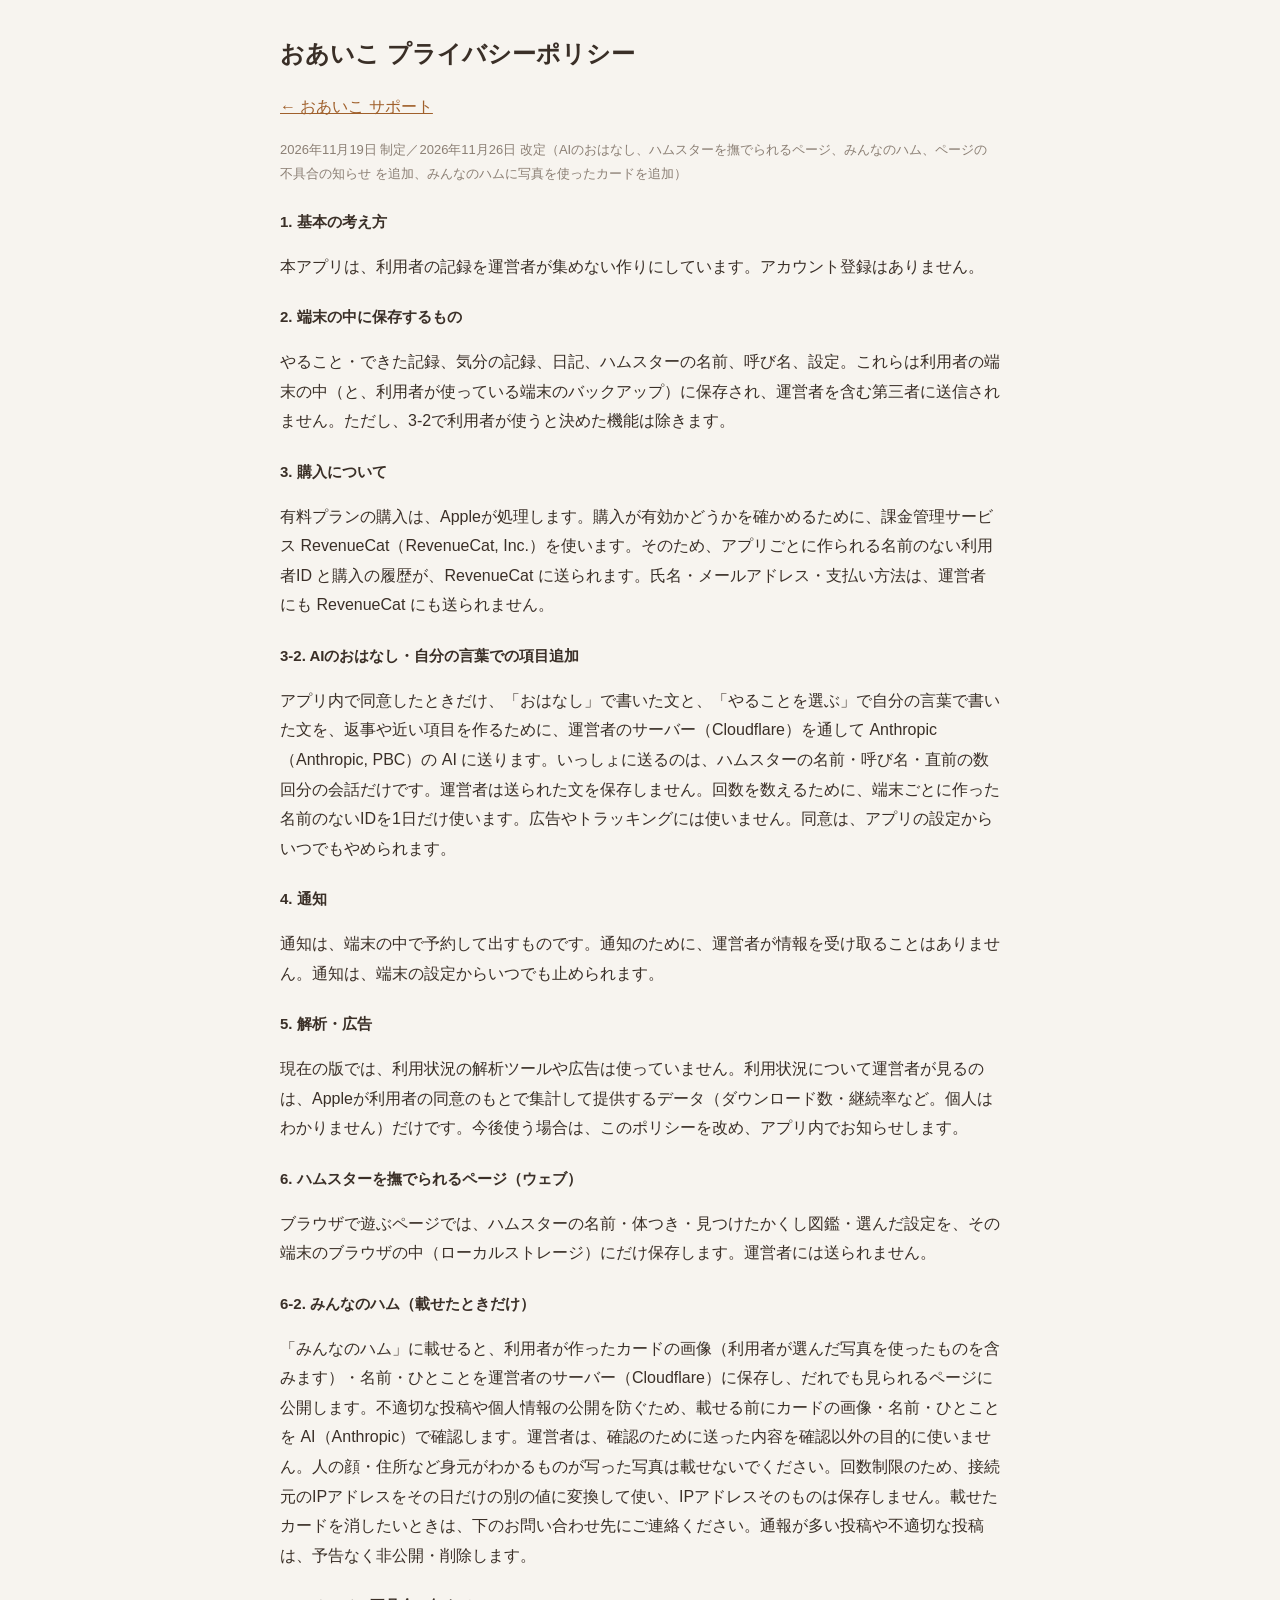
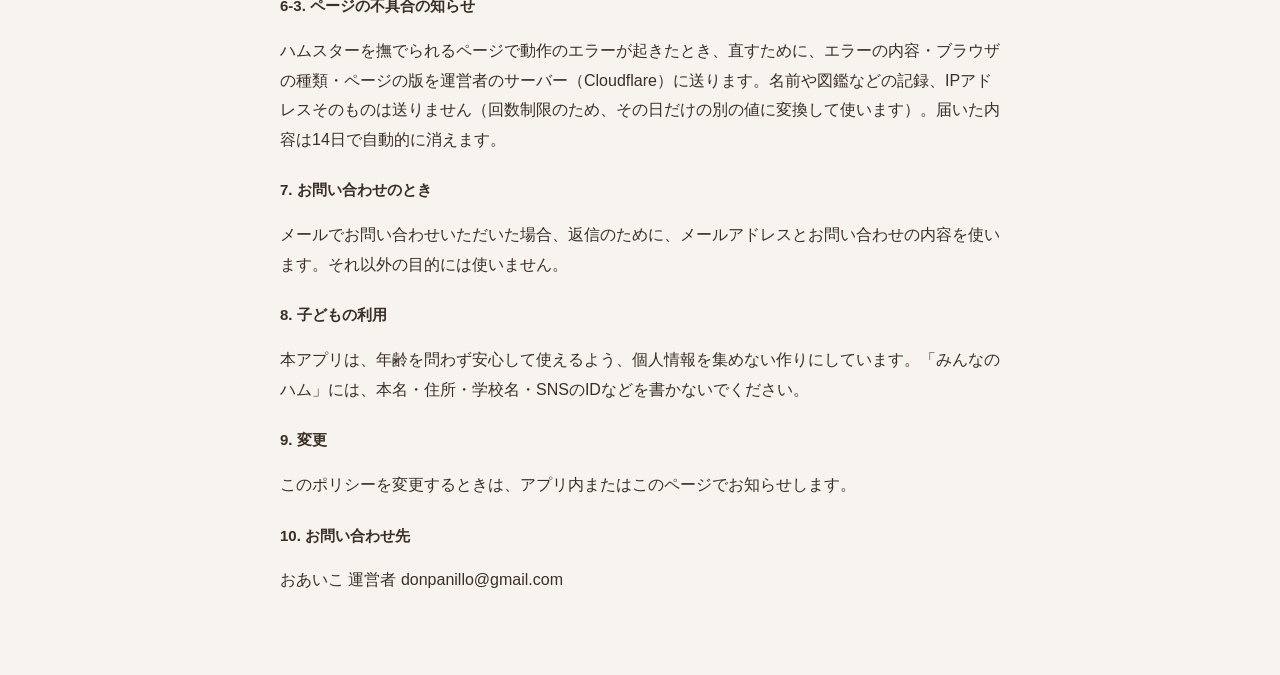
<file: privacy.html>
<!DOCTYPE html><html lang="ja"><head><meta charset="utf-8"><meta name="viewport" content="width=device-width, initial-scale=1"><title>おあいこ プライバシーポリシー</title><style>body{font-family:-apple-system,"Hiragino Sans","Noto Sans JP",sans-serif;background:#F7F4EF;color:#3a2f27;line-height:1.85;margin:0}main{max-width:720px;margin:0 auto;padding:32px 20px 64px}h1{font-size:24px;margin:0 0 4px}h2{font-size:18px;margin-top:36px;color:#8a5a32}h3{font-size:15px;margin:22px 0 4px}.muted{color:#8b7f74;font-size:13px}a{color:#a0602c}nav a{margin-right:16px}</style></head><body><main><h1>おあいこ プライバシーポリシー</h1><p><a href="./">← おあいこ サポート</a></p><p class="muted">2026年11月19日 制定／2026年11月26日 改定（AIのおはなし、ハムスターを撫でられるページ、みんなのハム、ページの不具合の知らせ を追加、みんなのハムに写真を使ったカードを追加）</p><h3>1. 基本の考え方</h3><p>本アプリは、利用者の記録を運営者が集めない作りにしています。アカウント登録はありません。</p><h3>2. 端末の中に保存するもの</h3><p>やること・できた記録、気分の記録、日記、ハムスターの名前、呼び名、設定。これらは利用者の端末の中（と、利用者が使っている端末のバックアップ）に保存され、運営者を含む第三者に送信されません。ただし、3-2で利用者が使うと決めた機能は除きます。</p><h3>3. 購入について</h3><p>有料プランの購入は、Appleが処理します。購入が有効かどうかを確かめるために、課金管理サービス RevenueCat（RevenueCat, Inc.）を使います。そのため、アプリごとに作られる名前のない利用者ID と購入の履歴が、RevenueCat に送られます。氏名・メールアドレス・支払い方法は、運営者にも RevenueCat にも送られません。</p><h3>3-2. AIのおはなし・自分の言葉での項目追加</h3><p>アプリ内で同意したときだけ、「おはなし」で書いた文と、「やることを選ぶ」で自分の言葉で書いた文を、返事や近い項目を作るために、運営者のサーバー（Cloudflare）を通して Anthropic（Anthropic, PBC）の AI に送ります。いっしょに送るのは、ハムスターの名前・呼び名・直前の数回分の会話だけです。運営者は送られた文を保存しません。回数を数えるために、端末ごとに作った名前のないIDを1日だけ使います。広告やトラッキングには使いません。同意は、アプリの設定からいつでもやめられます。</p><h3>4. 通知</h3><p>通知は、端末の中で予約して出すものです。通知のために、運営者が情報を受け取ることはありません。通知は、端末の設定からいつでも止められます。</p><h3>5. 解析・広告</h3><p>現在の版では、利用状況の解析ツールや広告は使っていません。利用状況について運営者が見るのは、Appleが利用者の同意のもとで集計して提供するデータ（ダウンロード数・継続率など。個人はわかりません）だけです。今後使う場合は、このポリシーを改め、アプリ内でお知らせします。</p><h3>6. ハムスターを撫でられるページ（ウェブ）</h3><p>ブラウザで遊ぶページでは、ハムスターの名前・体つき・見つけたかくし図鑑・選んだ設定を、その端末のブラウザの中（ローカルストレージ）にだけ保存します。運営者には送られません。</p><h3>6-2. みんなのハム（載せたときだけ）</h3><p>「みんなのハム」に載せると、利用者が作ったカードの画像（利用者が選んだ写真を使ったものを含みます）・名前・ひとことを運営者のサーバー（Cloudflare）に保存し、だれでも見られるページに公開します。不適切な投稿や個人情報の公開を防ぐため、載せる前にカードの画像・名前・ひとことを AI（Anthropic）で確認します。運営者は、確認のために送った内容を確認以外の目的に使いません。人の顔・住所など身元がわかるものが写った写真は載せないでください。回数制限のため、接続元のIPアドレスをその日だけの別の値に変換して使い、IPアドレスそのものは保存しません。載せたカードを消したいときは、下のお問い合わせ先にご連絡ください。通報が多い投稿や不適切な投稿は、予告なく非公開・削除します。</p><h3>6-3. ページの不具合の知らせ</h3><p>ハムスターを撫でられるページで動作のエラーが起きたとき、直すために、エラーの内容・ブラウザの種類・ページの版を運営者のサーバー（Cloudflare）に送ります。名前や図鑑などの記録、IPアドレスそのものは送りません（回数制限のため、その日だけの別の値に変換して使います）。届いた内容は14日で自動的に消えます。</p><h3>7. お問い合わせのとき</h3><p>メールでお問い合わせいただいた場合、返信のために、メールアドレスとお問い合わせの内容を使います。それ以外の目的には使いません。</p><h3>8. 子どもの利用</h3><p>本アプリは、年齢を問わず安心して使えるよう、個人情報を集めない作りにしています。「みんなのハム」には、本名・住所・学校名・SNSのIDなどを書かないでください。</p><h3>9. 変更</h3><p>このポリシーを変更するときは、アプリ内またはこのページでお知らせします。</p><h3>10. お問い合わせ先</h3><p>おあいこ 運営者 donpanillo@gmail.com</p></main></body></html>
</file>
